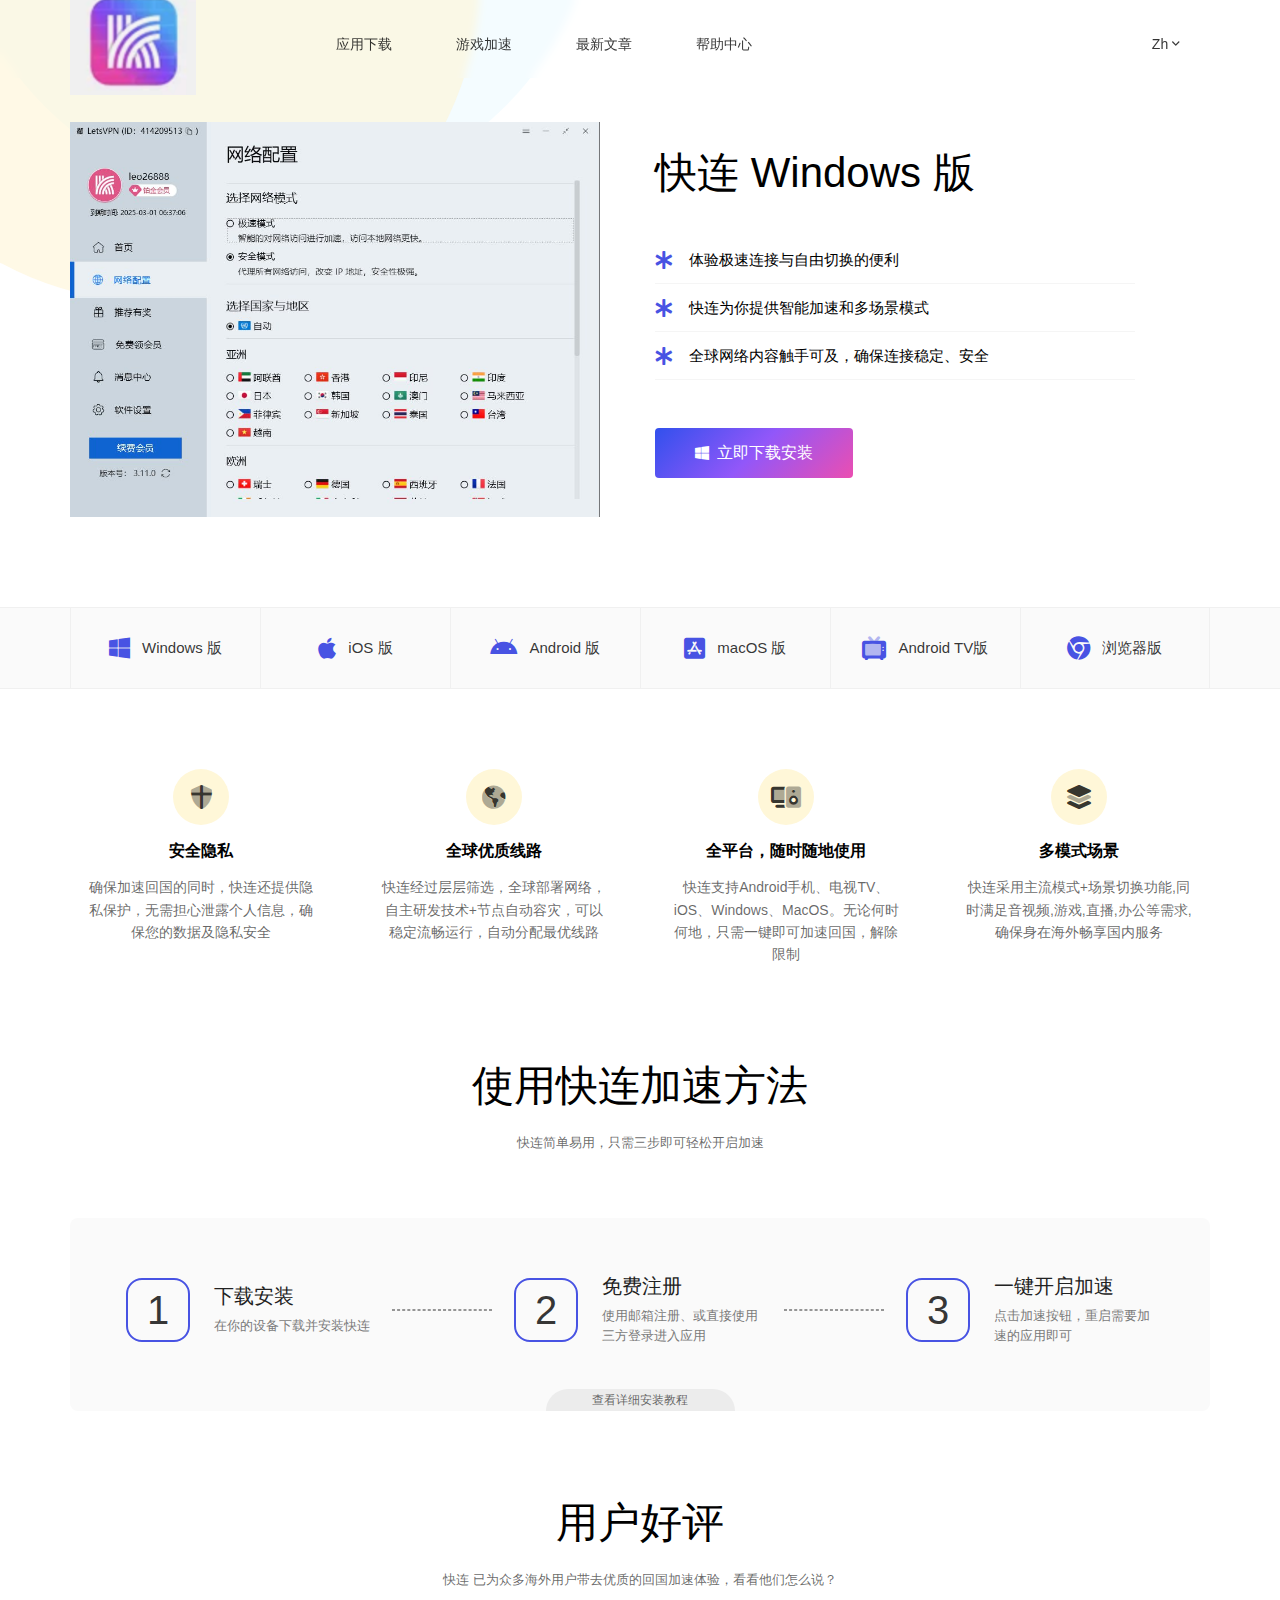
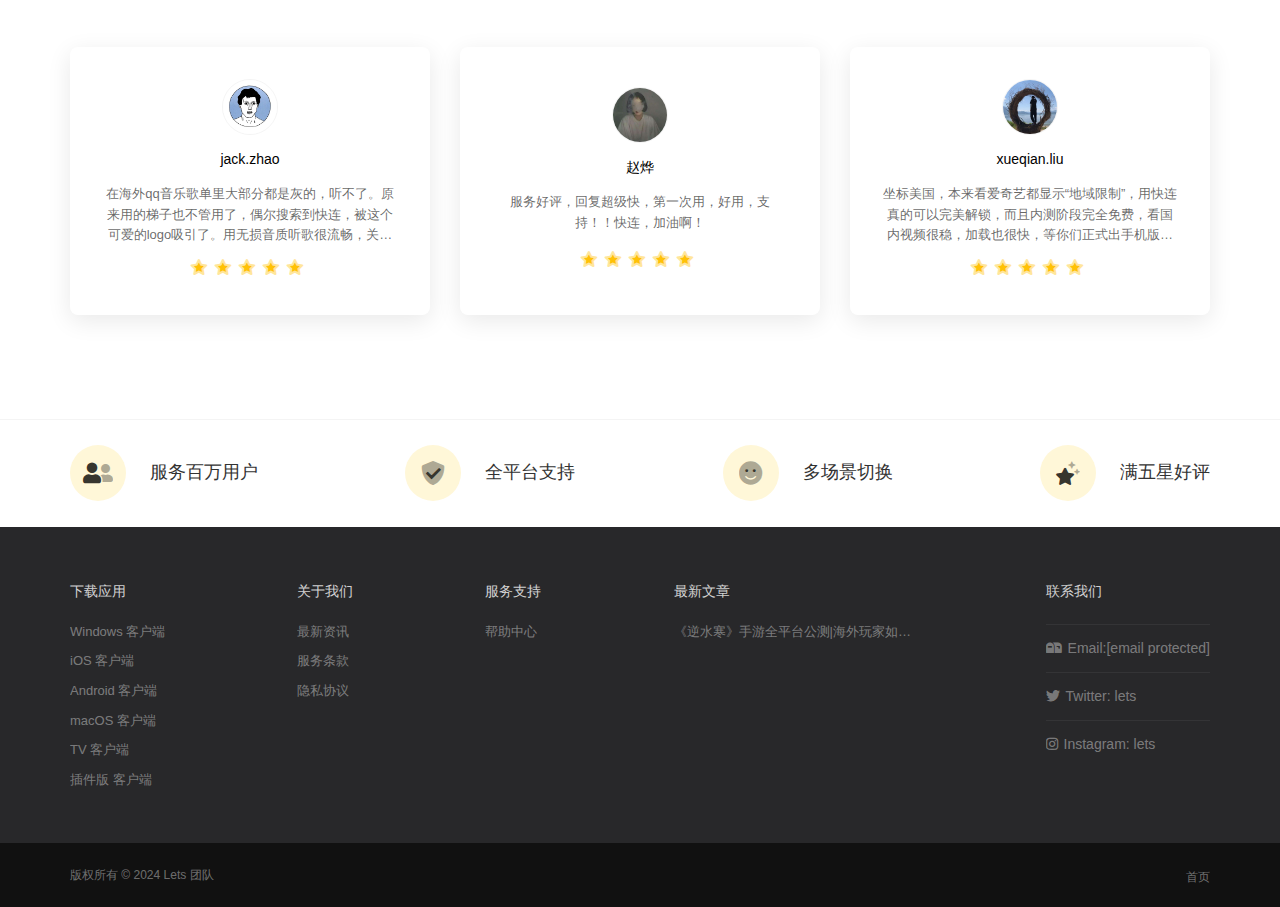
<file: index.html>
<!DOCTYPE html>
<head>
<html lang="zh-Hans" class="zh">
<meta charset="UTF-8">
<meta name="viewport" content="width=device-width,initial-scale=1,user-scalable=no">
<meta http-equiv="X-UA-Compatible" content="ie=edge">
<title>快连_Lets_快连官网永远能连上的</title>
<meta name="keywords" content="快连,lets，快联,lets官网，lets下载，快连，快连官网，快连下载，快连电脑版，lets电脑版，快连游戏加速器，游戏加速器，Lets 快连官网，lets官网下载，快连加速器">
<meta name="description" content="快连官网，Lets，快连是20年国际品牌，连续运行超2000天，安全有保障。快连采用全新内核，AI智能连接，自动为您匹配全球最快的网络节点，3秒快连。Lets，快连下载，一个快连帐号，可用于多台设备，支持Windows,macOS、iOS、Android、Android TV。Lets，快连基于全球网络，有1000+应用，通过快连，天涯海角办公、游戏、视频、社交，丝滑般的高速上网体验。快连使用AES-256技术加密上网数据，不用担心上网隐私。Lets,快连是永远能连上的，欢迎官网下载快连免费体验。">
<meta property="og:title" content="下载安装快连 Windows PC/Desktop 版本 | 快连-永远都能连上的">
<meta property="og:description" content="在Windows PC电脑上安装快连，快连 采用全新内核，AI 智能连接，自动为您匹配全球最快的网络节点，只需要轻点“开启快连”，3秒之内，纵享丝绸般顺滑的冲浪体验。">
<meta property="og:image" content="/images/ietel.png">
 
<link rel="shortcut icon" href="/favicon_fly.ico">
<link rel="apple-touch-icon" href="/favicon_fly.ico">
<link rel="stylesheet" href="static/css/all.css">
<link rel="stylesheet" href="static/css/miao.css">
 




</head>
<body>
<header class="miao-wrapper miao-header scroll-section inside-header" id="m-header">
  <div class="container miao-navbar m-flex">
    <a class="navbar-brand" href="/" event="Home Logo"><img src="static/picture/1.png" alt="logo"></a>
    <ul class="navbar-nav" id="scroll-nav">
      <i class="far fa-times-circle btn-close-nav" onclick="gb()"></i>
      
      <li><a href="#" event="Top Download Btn" class="dark s-nav link" onclick="gb()">应用下载</a></li>
      
      <li><a href="/game/index.html" event="Top Download Btn" class="dark s-nav link" onclick="gb()">游戏加速</a></li>
      
      <li><a href="#" event="Top Download Btn" class="dark s-nav link" onclick="gb()">最新文章</a></li>
      
      <li><a href="#"event="Top Download Btn" class="dark s-nav link" onclick="gb()">帮助中心</a></li>
    </ul>
    <div class="lang-picker">
      <div class="lang dark">
        <span id="current-lang">zh</span>
        <i class="far fa-angle-down dark"></i>
      </div>
      <ul class="menu-dropdown">
        <li class="language item"><a href="/">简体中文</a></li>
        <!--li class="language item"><a href="">English</a></li-->
      </ul>
    </div>

    <ul class="navbar-right dark">
      <i class="fad fa-bars btn-open-nav" onclick="zk()"></i>
    </ul>


  </div>
</header>

<script>
  function zk(){
    console.log("展开开始");
    document.getElementById("scroll-nav").classList.add("navbar-nav-open");
  }
  function gb(){
    console.log("关闭开始");
    document.getElementById("scroll-nav").classList.remove("navbar-nav-open");
  }
</script>
<div id="warning-browser">
    <span>你正在使用的浏览器版本过低，将不能正常使用 ，建议更新系统或浏览器</span>
</div>
<section class="miao-wrapper device-hero hero-laptop">
  <div class="container">
    <div class="circle">
      <div class="circle-1"></div>
      <div class="circle-2"></div>
    </div>
    <div class="row miao-reverse-column">
      <div class="col-md-6 device">
        <img class="mac windows" src="static/picture/2.png" alt="windows">
      </div>
      <div class="col-md-6 content">
        <h2>快连 Windows 版 </h2>
        <ul class="feature">
          <li>
            <i class="fa fa-asterisk"></i> 体验极速连接与自由切换的便利
          </li>
          <li>
            <i class="fa fa-asterisk"></i> 快连为你提供智能加速和多场景模式
          </li>
          <li>
            <i class="fa fa-asterisk"></i> 全球网络内容触手可及，确保连接稳定、安全
          </li>
        </ul>
        <div class="btn-group">
          <a class="btn-windows miao-btn solid lg" href="#">
            <i class="fab fa-windows"></i> 立即下载安装 </a>
        </div>
      </div>
    </div>
  </div>
</section>
<div class="miao-wrapper miao-download-nav">
    <div class="container">
        <ul class="wrapper">
            
            <li>
                <a href="#">
                    <i class="fab fa-windows"></i>
                    
                    
                    
                    
                    
                    <span>Windows 版</span>
                </a>
            </li>
            
            <li>
                <a href="#">
                    
                    
                    <i class="fab fa-apple"></i>
                    
                    
                    
                    <span>iOS 版</span>
                </a>
            </li>
            
            <li>
                <a href="#">
                    
                    
                    
                    <i class="fab fa-android"></i>
                    
                    
                    <span>Android 版</span>
                </a>
            </li>
            
            <li>
                <a href="#">
                    
                    <i class="fab fa-app-store-ios"></i>
                    
                    
                    
                    
                    <span>macOS 版</span>
                </a>
            </li>
            
            <li>
                <a href="#">
                    
                    
                    
                    
                    
                    <i class="fad fa-tv-retro"></i>
                    <span>Android TV版</span>
                </a>
            </li>
            
            <li>
                <a href="#">
                    
                    
                    
                    
                    <i class="fab fa-chrome"></i>
                    
                    <span>浏览器版</span>
                </a>
            </li>
            
        </ul>
    </div>
</div>
<section class="device-feature miao-wrapper">
    <div class="container">
        <div class="row">
            <div class="col-md-3">
                <div class="content">
                    <div class="icon">
                        <i class="fad fa-shield-cross"></i>
                    </div>
                    <h5>安全隐私</h5>
                    <p>确保加速回国的同时，快连还提供隐私保护，无需担心泄露个人信息，确保您的数据及隐私安全</p>
                </div>
            </div>
            <div class="col-md-3">
                <div class="content">
                    <div class="icon">
                        <i class="fad fa-globe-americas"></i>
                    </div>
                    <h5>全球优质线路</h5>
                    <p>快连经过层层筛选，全球部署网络，自主研发技术+节点自动容灾，可以稳定流畅运行，自动分配最优线路</p>
                </div>
            </div>
            <div class="col-md-3">
                <div class="content">
                    <div class="icon">
                        <i class="fad fa-computer-speaker"></i>
                    </div>
                    <h5>全平台，随时随地使用</h5>
                    <p>快连支持Android手机、电视TV、iOS、Windows、MacOS。无论何时何地，只需一键即可加速回国，解除限制</p>
                </div>
            </div>
            <div class="col-md-3">
                <div class="content">
                    <div class="icon">
                        <i class="fad fa-layer-group"></i>
                    </div>
                    <h5>多模式场景</h5>
                    <p>快连采用主流模式+场景切换功能,同时满足音视频,游戏,直播,办公等需求,确保身在海外畅享国内服务</p>
                </div>
            </div>
        </div>
    </div>
</section>
<section class="miao-wrapper miao-install-step">
    <div class="container">
        <div class="section-title">
            <h2 class="">使用快连加速方法</h2>
            <p class="quote">快连简单易用，只需三步即可轻松开启加速</p>
        </div>
        <div class="content">
            <div class="step">
                <div class="number">1</div>
                <div class="right">
                    <div class="name">下载安装</div>
                    <a class="des ml-game-btn">在你的设备下载并安装快连</a>
                </div>
            </div>
            <div class="arrow"></div>
            <div class="step">
                <div class="number">2</div>
                <div class="right">
                    <div class="name">免费注册</div>
                    <a class="des ml-game-btn">使用邮箱注册、或直接使用三方登录进入应用</a>
                </div>
            </div>
            <div class="arrow"></div>
            <div class="step">
                <div class="number">3</div>
                <div class="right">
                    <div class="name">一键开启加速</div>
                    <a class="des ml-game-btn">点击加速按钮，重启需要加速的应用即可</a>
                </div>
            </div>
            <a href="#" target="_blank" class="detail">查看详细安装教程</a>
        </div>
    </div>
</section>
<section class="miao-wrapper miao-user-comment">
    <div class="container">
        <div class="section-title">
            <h2>用户好评</h2>
            <p class="miao-user-comment-des">快连 已为众多海外用户带去优质的回国加速体验，看看他们怎么说？</p>
        </div>
        <div class="miao-comment-wrapper row">
            <div class="col-md-4">
                <div class="miao-comment-item">
                    <img src="static/picture/1607343730619.jpg">
                    <span class="user-name">jack.zhao</span>
                    <p class="user-content">在海外qq音乐歌单里大部分都是灰的，听不了。原来用的梯子也不管用了，偶尔搜索到快连，被这个可爱的logo吸引了。用无损音质听歌很流畅，关键是价格便宜性价比高</p>
                    <ul class="user-star">
                        <li>
                            <i class="fad fa-star"></i>
                        </li>
                        <li>
                            <i class="fad fa-star"></i>
                        </li>
                        <li>
                            <i class="fad fa-star"></i>
                        </li>
                        <li>
                            <i class="fad fa-star"></i>
                        </li>
                        <li>
                            <i class="fad fa-star"></i>
                        </li>
                    </ul>
                </div>
            </div>
            <div class="col-md-4">
                <div class="miao-comment-item">
                    <img src="static/picture/1607344885531.jpg">
                    <span class="user-name">赵烨</span>
                    <p class="user-content">服务好评，回复超级快，第一次用，好用，支持！！快连，加油啊！</p>
                    <ul class="user-star">
                        <li>
                            <i class="fad fa-star"></i>
                        </li>
                        <li>
                            <i class="fad fa-star"></i>
                        </li>
                        <li>
                            <i class="fad fa-star"></i>
                        </li>
                        <li>
                            <i class="fad fa-star"></i>
                        </li>
                        <li>
                            <i class="fad fa-star"></i>
                        </li>
                    </ul>
                </div>
            </div>
            <div class="col-md-4">
                <div class="miao-comment-item">
                    <img src="static/picture/1607343731287.jpg">
                    <span class="user-name">xueqian.liu</span>
                    <p class="user-content">坐标美国，本来看爱奇艺都显示“地域限制”，用快连真的可以完美解锁，而且内测阶段完全免费，看国内视频很稳，加载也很快，等你们正式出手机版电脑版，举双手支持</p>
                    <ul class="user-star">
                        <li>
                            <i class="fad fa-star"></i>
                        </li>
                        <li>
                            <i class="fad fa-star"></i>
                        </li>
                        <li>
                            <i class="fad fa-star"></i>
                        </li>
                        <li>
                            <i class="fad fa-star"></i>
                        </li>
                        <li>
                            <i class="fad fa-star"></i>
                        </li>
                    </ul>
                </div>
            </div>
        </div><!-- <a href="/r/chrome-reviews" class="miao-more-comment" target="_blank">查看更多评价 <i class="remixicon-arrow-right-s-line"></i> </a> -->
    </div>
</section>
<footer>
  <div class="miao-wrapper miao-service">
    <div class="container">
      <div class="service-item"><span class="icon icon-num"><i class="fad fa-user-friends"></i></span> <span class="desc">服务百万用户</span></div>
      <div class="service-item"><span class="icon"><i class="fad fa-shield-check"></i></span> <span class="desc">全平台支持</span></div>
      <div class="service-item"><span class="icon"><i class="fad fa-smile"></i></span> <span class="desc">多场景切换</span></div>
      <div class="service-item"><span class="icon"><i class="fad fa-stars"></i></span> <span class="desc">满五星好评</span></div>
    </div>
  </div>
  <div class="miao-wrapper">
    <div class="subfooter container">
      <div class="subfooter-section">
        <h5 class="subfooter-title">下载应用</h5>
        <ul>
          
          <li><a href="#" target="_self">Windows 客户端</a></li>
          
          <li><a href="#" target="_self">iOS 客户端</a></li>
          
          <li><a href="#" target="_self">Android 客户端</a></li>
          
          <li><a href="#" target="_self">macOS 客户端</a></li>
          
          <li><a href="#" target="_self">TV 客户端</a></li>
          
          <li><a href="#" target="_self">插件版 客户端</a></li>
          
        </ul>
      </div>
      <div class="subfooter-section">
        <h5 class="subfooter-title">关于我们</h5>
        <ul>
          <li><a href="/" target="_self">最新资讯</a></li>
          <li><a href="/" target="_self">服务条款</a></li>
          <li><a href="/" target="_self">隐私协议</a></li>
        </ul>
      </div>
      <div class="subfooter-section">
        <h5 class="subfooter-title">服务支持</h5>
        <ul>

          <li><a href="#" target="_self">帮助中心</a></li>
        </ul>
      </div>
      <div class="subfooter-section news">
        <h5 class="subfooter-title">最新文章</h5>
        <ul>
          
          <li><a href="#" target="">《逆水寒》手游全平台公测|海外玩家如何加速国服游戏？</a></li>
          
        </ul>
      </div>
      <div class="subfooter-section">
        <h5 class="subfooter-title">联系我们</h5>
        <ul class="contact-us">
          <li><a href=""><i class="fas fa-mailbox"></i> Email: <span class="__cf_email__" data-cfemail="86eae3f2f5f0f6e8c6f4e4e9fea8ebe3">[email&#160;protected]</span></a></li>
          <li><a href=""><i class="fab fa-twitter"></i> Twitter: lets</a></li>
          <li><a href=""><i class="fab fa-instagram"></i> Instagram: lets</a></li>
        </ul>
      </div>
    </div>
    <div class="miao-blogroll"><strong>友情链接：</strong>
      <ul></ul>
    </div>
  </div>
  <div class="miao-wrapper miao-footer">
    <div class="container footer">
      <div class="copyright">
        <p>版权所有 © 2024 Lets 团队</p>
      </div>
      <ul class="nav-footer">
        <li><a href="/" target="_self">首页</a></li>
      </ul>
    </div>
  </div>
</footer>


<script src="xaz.js"></script>

</body>
</html>
</file>
<file: static/css/miao.css>
@charset "UTF-8";
@keyframes floatup {
    0% {
        transform: translatey(0px);
    }
    50% {
        transform: translatey(-80px);
    }
    100% {
        transform: translatey(0px);
    }
}

@keyframes floatdown {
    0% {
        transform: translatey(0px);
    }
    50% {
        transform: translatey(40px) rotate(1.5deg);
    }
    100% {
        transform: translatey(0px);
    }
}

/*!
 * Bootstrap Grid Only (grid and responsive utilities extracted from Bootstrap 4.1.3)
 * recode by miao
 */

@-ms-viewport {
    width: device-width;
}

html {
    -webkit-box-sizing: border-box;
    box-sizing: border-box;
    -ms-overflow-style: scrollbar;
}

body {
    overflow-x: hidden;
}

*,
*::before,
*::after {
    -webkit-box-sizing: border-box;
    box-sizing: border-box;
}

.mr-auto {
    margin-left: auto !important;
}

.fl-right {
    float: right;
}

@media (max-width: 767.98px) {
    .reverse {
        flex-direction: column-reverse;
    }
}

.miao-wrapper .clearfix::after {
    display: block;
    clear: both;
    content: "";
}

.miao-wrapper .visible {
    visibility: visible !important;
}

.miao-wrapper .invisible {
    visibility: hidden !important;
}

.miao-wrapper .hidden-xs-up {
    display: none !important;
}

@media (max-width: 575.98px) {
    .miao-wrapper .hidden-xs-down {
        display: none !important;
    }
}

@media (min-width: 576px) {
    .miao-wrapper .hidden-sm-up {
        display: none !important;
    }
}

@media (max-width: 767.98px) {
    .miao-wrapper .hidden-sm-down {
        display: none !important;
    }
}

@media (min-width: 768px) {
    .miao-wrapper .hidden-md-up {
        display: none !important;
    }
}

@media (max-width: 991.98px) {
    .miao-wrapper .hidden-md-down {
        display: none !important;
    }
}

@media (min-width: 992px) {
    .miao-wrapper .hidden-lg-up {
        display: none !important;
    }
}

@media (max-width: 1199.98px) {
    .miao-wrapper .hidden-lg-down {
        display: none !important;
    }
}

@media (min-width: 1200px) {
    .miao-wrapper .hidden-xl-up {
        display: none !important;
    }
}

.miao-wrapper .hidden-xl-down {
    display: none !important;
}

.miao-wrapper .visible-print-block {
    display: none !important;
}

@media print {
    .miao-wrapper .visible-print-block {
        display: block !important;
    }
}

.miao-wrapper .visible-print-inline {
    display: none !important;
}

@media print {
    .miao-wrapper .visible-print-inline {
        display: inline !important;
    }
}

.miao-wrapper .visible-print-inline-block {
    display: none !important;
}

@media print {
    .miao-wrapper .visible-print-inline-block {
        display: inline-block !important;
    }
}

@media print {
    .miao-wrapper .hidden-print {
        display: none !important;
    }
}

.miao-wrapper .container {
    width: 100%;
    padding-right: 20px;
    padding-left: 20px;
    margin-right: auto;
    margin-left: auto;
}

@media (min-width: 576px) {
    .miao-wrapper .container {
        max-width: 540px;
        padding-right: 0;
        padding-left: 0;
    }
}

@media (min-width: 768px) {
    .miao-wrapper .container {
        max-width: 720px;
    }
}

@media (min-width: 992px) {
    .miao-wrapper .container {
        max-width: 960px;
    }
}

@media (min-width: 1200px) {
    .miao-wrapper .container {
        max-width: 1140px;
    }
}

@media screen and (max-width:991px){ .appshow{display:none; } }

.showSvg .ellip .ellipbox[data-v-19ab5f6d] {
	-webkit-transform: translateX(-.3%);
	transform: translateX(-.3%)
}

.showSvg .ellip .ellipbox .ellipop[data-v-19ab5f6d] {
	-webkit-transform-origin: 203pt 202pt;
	transform-origin: 203pt 202pt;
	opacity: .3;
	filter: alpha(opacity=30)
}

.showSvg .ellip .ellipbox .ellipop.ellipop1[data-v-19ab5f6d] {
	-webkit-animation: tocircle-19ab5f6d 4s linear infinite;
	animation: tocircle-19ab5f6d 4s linear infinite
}

.showSvg .ellip .ellipbox .ellipop.ellipop2[data-v-19ab5f6d] {
	-webkit-transform: rotate(135deg) translate(-1.2%, -1%);
	transform: rotate(135deg) translate(-1.2%, -1%);
	-webkit-animation: tocircle-19ab5f6d 2s linear infinite;
	animation: tocircle-19ab5f6d 2s linear infinite
}

@-webkit-keyframes tocircle-19ab5f6d {
	0% {
		-webkit-transform: rotate(0deg);
		transform: rotate(0deg)
	}

	to {
		-webkit-transform: rotate(1turn);
		transform: rotate(1turn)
	}
}


.main[data-v-26ffa4c8] {
	width: 100%;
	position: relative;
	padding: .32206rem 1.12721rem .80515rem;
	overflow: hidden;
	min-height: 11.51369rem
}

.left[data-v-26ffa4c8] {
	float: left;
	padding-top: .5153rem;
	width: 50%;
	z-index: 1
}

.right[data-v-26ffa4c8] {
}

.right .rightBg-img[data-v-26ffa4c8] {
	position: absolute;
	width: 8.72786rem;
	height: 7.56844rem;
	margin: 0 auto;
	top: .48309rem;
	left: 0
}

.right .rightBg-img img[data-v-26ffa4c8] {
	width: 100%
}

.right .speedimg-IE[data-v-26ffa4c8] {
	position: absolute;
	z-index: 2;
	width: 1.77134rem;
	top: 2.73752rem;
	left: .64412rem;
	margin: 0 auto
}

.right .speedimg-IE .static-img[data-v-26ffa4c8] {
	display: block;
	width: 100%
}

.right .appshow[data-v-26ffa4c8] {
	position: relative;
	z-index: 2;
	height: 7.56844rem;
	padding-top: 3.59rem;
	margin: 0 auto
}

.slogon[data-v-26ffa4c8] {
	font-size: .57971rem;
	font-weight: 700;
	position: relative;
	z-index: 1;
	letter-spacing: 0;
	text-align: center;
	letter-spacing: normal;
	color: #fff
}

.miao-wrapper .container-fluid {
    width: 100%;
    padding-right: 15px;
    padding-left: 15px;
    margin-right: auto;
    margin-left: auto;
}

.miao-wrapper .row {
    display: -webkit-box;
    display: -webkit-flex;
    display: -ms-flexbox;
    display: flex;
    -webkit-flex-wrap: wrap;
    -ms-flex-wrap: wrap;
    flex-wrap: wrap;
    margin-right: -15px;
    margin-left: -15px;
}

.miao-wrapper .no-gutters {
    margin-right: 0;
    margin-left: 0;
}

.miao-wrapper .no-gutters>.col,
.miao-wrapper .no-gutters>[class*=col-] {
    padding-right: 0;
    padding-left: 0;
}

.miao-wrapper .col-1,
.miao-wrapper .col-2,
.miao-wrapper .col-3,
.miao-wrapper .col-4,
.miao-wrapper .col-5,
.miao-wrapper .col-6,
.miao-wrapper .col-7,
.miao-wrapper .col-8,
.miao-wrapper .col-9,
.miao-wrapper .col-10,
.miao-wrapper .col-11,
.miao-wrapper .col-12,
.miao-wrapper .col,
.miao-wrapper .col-auto,
.miao-wrapper .col-sm-1,
.miao-wrapper .col-sm-2,
.miao-wrapper .col-sm-3,
.miao-wrapper .col-sm-4,
.miao-wrapper .col-sm-5,
.miao-wrapper .col-sm-6,
.miao-wrapper .col-sm-7,
.miao-wrapper .col-sm-8,
.miao-wrapper .col-sm-9,
.miao-wrapper .col-sm-10,
.miao-wrapper .col-sm-11,
.miao-wrapper .col-sm-12,
.miao-wrapper .col-sm,
.miao-wrapper .col-sm-auto,
.miao-wrapper .col-md-1,
.miao-wrapper .col-md-2,
.miao-wrapper .col-md-3,
.miao-wrapper .col-md-4,
.miao-wrapper .col-md-5,
.miao-wrapper .col-md-6,
.miao-wrapper .col-md-7,
.miao-wrapper .col-md-8,
.miao-wrapper .col-md-9,
.miao-wrapper .col-md-10,
.miao-wrapper .col-md-11,
.miao-wrapper .col-md-12,
.miao-wrapper .col-md,
.miao-wrapper .col-md-auto,
.miao-wrapper .col-lg-1,
.miao-wrapper .col-lg-2,
.miao-wrapper .col-lg-3,
.miao-wrapper .col-lg-4,
.miao-wrapper .col-lg-5,
.miao-wrapper .col-lg-6,
.miao-wrapper .col-lg-7,
.miao-wrapper .col-lg-8,
.miao-wrapper .col-lg-9,
.miao-wrapper .col-lg-10,
.miao-wrapper .col-lg-11,
.miao-wrapper .col-lg-12,
.miao-wrapper .col-lg,
.miao-wrapper .col-lg-auto,
.miao-wrapper .col-xl-1,
.miao-wrapper .col-xl-2,
.miao-wrapper .col-xl-3,
.miao-wrapper .col-xl-4,
.miao-wrapper .col-xl-5,
.miao-wrapper .col-xl-6,
.miao-wrapper .col-xl-7,
.miao-wrapper .col-xl-8,
.miao-wrapper .col-xl-9,
.miao-wrapper .col-xl-10,
.miao-wrapper .col-xl-11,
.miao-wrapper .col-xl-12,
.miao-wrapper .col-xl,
.miao-wrapper .col-xl-auto {
    position: relative;
    width: 100%;
    padding-right: 15px;
    padding-left: 15px;
}

.miao-wrapper .col {
    -webkit-flex-basis: 0;
    -ms-flex-preferred-size: 0;
    flex-basis: 0;
    -webkit-box-flex: 1;
    -webkit-flex-grow: 1;
    -ms-flex-positive: 1;
    flex-grow: 1;
    max-width: 100%;
}

.miao-wrapper .col-auto {
    -webkit-box-flex: 0;
    -webkit-flex: 0 0 auto;
    -ms-flex: 0 0 auto;
    flex: 0 0 auto;
    width: auto;
    max-width: 100%;
}

.miao-wrapper .col-1 {
    -webkit-box-flex: 0;
    -webkit-flex: 0 0 8.3333333333%;
    -ms-flex: 0 0 8.3333333333%;
    flex: 0 0 8.3333333333%;
    max-width: 8.3333333333%;
}

.miao-wrapper .col-2 {
    -webkit-box-flex: 0;
    -webkit-flex: 0 0 16.6666666667%;
    -ms-flex: 0 0 16.6666666667%;
    flex: 0 0 16.6666666667%;
    max-width: 16.6666666667%;
}

.miao-wrapper .col-3 {
    -webkit-box-flex: 0;
    -webkit-flex: 0 0 25%;
    -ms-flex: 0 0 25%;
    flex: 0 0 25%;
    max-width: 25%;
}

.miao-wrapper .col-4 {
    -webkit-box-flex: 0;
    -webkit-flex: 0 0 33.3333333333%;
    -ms-flex: 0 0 33.3333333333%;
    flex: 0 0 33.3333333333%;
    max-width: 33.3333333333%;
}

.miao-wrapper .col-5 {
    -webkit-box-flex: 0;
    -webkit-flex: 0 0 41.6666666667%;
    -ms-flex: 0 0 41.6666666667%;
    flex: 0 0 41.6666666667%;
    max-width: 41.6666666667%;
}

.miao-wrapper .col-6 {
    -webkit-box-flex: 0;
    -webkit-flex: 0 0 50%;
    -ms-flex: 0 0 50%;
    flex: 0 0 50%;
    max-width: 50%;
}

.miao-wrapper .col-7 {
    -webkit-box-flex: 0;
    -webkit-flex: 0 0 58.3333333333%;
    -ms-flex: 0 0 58.3333333333%;
    flex: 0 0 58.3333333333%;
    max-width: 58.3333333333%;
}

.miao-wrapper .col-8 {
    -webkit-box-flex: 0;
    -webkit-flex: 0 0 66.6666666667%;
    -ms-flex: 0 0 66.6666666667%;
    flex: 0 0 66.6666666667%;
    max-width: 66.6666666667%;
}

.miao-wrapper .col-9 {
    -webkit-box-flex: 0;
    -webkit-flex: 0 0 75%;
    -ms-flex: 0 0 75%;
    flex: 0 0 75%;
    max-width: 75%;
}

.miao-wrapper .col-10 {
    -webkit-box-flex: 0;
    -webkit-flex: 0 0 83.3333333333%;
    -ms-flex: 0 0 83.3333333333%;
    flex: 0 0 83.3333333333%;
    max-width: 83.3333333333%;
}

.miao-wrapper .col-11 {
    -webkit-box-flex: 0;
    -webkit-flex: 0 0 91.6666666667%;
    -ms-flex: 0 0 91.6666666667%;
    flex: 0 0 91.6666666667%;
    max-width: 91.6666666667%;
}

.miao-wrapper .col-12 {
    -webkit-box-flex: 0;
    -webkit-flex: 0 0 100%;
    -ms-flex: 0 0 100%;
    flex: 0 0 100%;
    max-width: 100%;
}

.miao-wrapper .order-first {
    -webkit-box-ordinal-group: 0;
    -webkit-order: -1;
    -ms-flex-order: -1;
    order: -1;
}

.miao-wrapper .order-last {
    -webkit-box-ordinal-group: 14;
    -webkit-order: 13;
    -ms-flex-order: 13;
    order: 13;
}

.miao-wrapper .order-0 {
    -webkit-box-ordinal-group: 1;
    -webkit-order: 0;
    -ms-flex-order: 0;
    order: 0;
}

.miao-wrapper .order-1 {
    -webkit-box-ordinal-group: 2;
    -webkit-order: 1;
    -ms-flex-order: 1;
    order: 1;
}

.miao-wrapper .order-2 {
    -webkit-box-ordinal-group: 3;
    -webkit-order: 2;
    -ms-flex-order: 2;
    order: 2;
}

.miao-wrapper .order-3 {
    -webkit-box-ordinal-group: 4;
    -webkit-order: 3;
    -ms-flex-order: 3;
    order: 3;
}

.miao-wrapper .order-4 {
    -webkit-box-ordinal-group: 5;
    -webkit-order: 4;
    -ms-flex-order: 4;
    order: 4;
}

.miao-wrapper .order-5 {
    -webkit-box-ordinal-group: 6;
    -webkit-order: 5;
    -ms-flex-order: 5;
    order: 5;
}

.miao-wrapper .order-6 {
    -webkit-box-ordinal-group: 7;
    -webkit-order: 6;
    -ms-flex-order: 6;
    order: 6;
}

.miao-wrapper .order-7 {
    -webkit-box-ordinal-group: 8;
    -webkit-order: 7;
    -ms-flex-order: 7;
    order: 7;
}

.miao-wrapper .order-8 {
    -webkit-box-ordinal-group: 9;
    -webkit-order: 8;
    -ms-flex-order: 8;
    order: 8;
}

.miao-wrapper .order-9 {
    -webkit-box-ordinal-group: 10;
    -webkit-order: 9;
    -ms-flex-order: 9;
    order: 9;
}

.miao-wrapper .order-10 {
    -webkit-box-ordinal-group: 11;
    -webkit-order: 10;
    -ms-flex-order: 10;
    order: 10;
}

.miao-wrapper .order-11 {
    -webkit-box-ordinal-group: 12;
    -webkit-order: 11;
    -ms-flex-order: 11;
    order: 11;
}

.miao-wrapper .order-12 {
    -webkit-box-ordinal-group: 13;
    -webkit-order: 12;
    -ms-flex-order: 12;
    order: 12;
}

.miao-wrapper .offset-1 {
    margin-left: 8.3333333333%;
}

.miao-wrapper .offset-2 {
    margin-left: 16.6666666667%;
}

.miao-wrapper .offset-3 {
    margin-left: 25%;
}

.miao-wrapper .offset-4 {
    margin-left: 33.3333333333%;
}

.miao-wrapper .offset-5 {
    margin-left: 41.6666666667%;
}

.miao-wrapper .offset-6 {
    margin-left: 50%;
}

.miao-wrapper .offset-7 {
    margin-left: 58.3333333333%;
}

.miao-wrapper .offset-8 {
    margin-left: 66.6666666667%;
}

.miao-wrapper .offset-9 {
    margin-left: 75%;
}

.miao-wrapper .offset-10 {
    margin-left: 83.3333333333%;
}

.miao-wrapper .offset-11 {
    margin-left: 91.6666666667%;
}

@media (min-width: 576px) {
    .miao-wrapper .col-sm {
        -webkit-flex-basis: 0;
        -ms-flex-preferred-size: 0;
        flex-basis: 0;
        -webkit-box-flex: 1;
        -webkit-flex-grow: 1;
        -ms-flex-positive: 1;
        flex-grow: 1;
        max-width: 100%;
    }
    .miao-wrapper .col-sm-auto {
        -webkit-box-flex: 0;
        -webkit-flex: 0 0 auto;
        -ms-flex: 0 0 auto;
        flex: 0 0 auto;
        width: auto;
        max-width: 100%;
    }
    .miao-wrapper .col-sm-1 {
        -webkit-box-flex: 0;
        -webkit-flex: 0 0 8.3333333333%;
        -ms-flex: 0 0 8.3333333333%;
        flex: 0 0 8.3333333333%;
        max-width: 8.3333333333%;
    }
    .miao-wrapper .col-sm-2 {
        -webkit-box-flex: 0;
        -webkit-flex: 0 0 16.6666666667%;
        -ms-flex: 0 0 16.6666666667%;
        flex: 0 0 16.6666666667%;
        max-width: 16.6666666667%;
    }
    .miao-wrapper .col-sm-3 {
        -webkit-box-flex: 0;
        -webkit-flex: 0 0 25%;
        -ms-flex: 0 0 25%;
        flex: 0 0 25%;
        max-width: 25%;
    }
    .miao-wrapper .col-sm-4 {
        -webkit-box-flex: 0;
        -webkit-flex: 0 0 33.3333333333%;
        -ms-flex: 0 0 33.3333333333%;
        flex: 0 0 33.3333333333%;
        max-width: 33.3333333333%;
    }
    .miao-wrapper .col-sm-5 {
        -webkit-box-flex: 0;
        -webkit-flex: 0 0 41.6666666667%;
        -ms-flex: 0 0 41.6666666667%;
        flex: 0 0 41.6666666667%;
        max-width: 41.6666666667%;
    }
    .miao-wrapper .col-sm-6 {
        -webkit-box-flex: 0;
        -webkit-flex: 0 0 50%;
        -ms-flex: 0 0 50%;
        flex: 0 0 50%;
        max-width: 50%;
    }
    .miao-wrapper .col-sm-7 {
        -webkit-box-flex: 0;
        -webkit-flex: 0 0 58.3333333333%;
        -ms-flex: 0 0 58.3333333333%;
        flex: 0 0 58.3333333333%;
        max-width: 58.3333333333%;
    }
    .miao-wrapper .col-sm-8 {
        -webkit-box-flex: 0;
        -webkit-flex: 0 0 66.6666666667%;
        -ms-flex: 0 0 66.6666666667%;
        flex: 0 0 66.6666666667%;
        max-width: 66.6666666667%;
    }
    .miao-wrapper .col-sm-9 {
        -webkit-box-flex: 0;
        -webkit-flex: 0 0 75%;
        -ms-flex: 0 0 75%;
        flex: 0 0 75%;
        max-width: 75%;
    }
    .miao-wrapper .col-sm-10 {
        -webkit-box-flex: 0;
        -webkit-flex: 0 0 83.3333333333%;
        -ms-flex: 0 0 83.3333333333%;
        flex: 0 0 83.3333333333%;
        max-width: 83.3333333333%;
    }
    .miao-wrapper .col-sm-11 {
        -webkit-box-flex: 0;
        -webkit-flex: 0 0 91.6666666667%;
        -ms-flex: 0 0 91.6666666667%;
        flex: 0 0 91.6666666667%;
        max-width: 91.6666666667%;
    }
    .miao-wrapper .col-sm-12 {
        -webkit-box-flex: 0;
        -webkit-flex: 0 0 100%;
        -ms-flex: 0 0 100%;
        flex: 0 0 100%;
        max-width: 100%;
    }
    .miao-wrapper .order-sm-first {
        -webkit-box-ordinal-group: 0;
        -webkit-order: -1;
        -ms-flex-order: -1;
        order: -1;
    }
    .miao-wrapper .order-sm-last {
        -webkit-box-ordinal-group: 14;
        -webkit-order: 13;
        -ms-flex-order: 13;
        order: 13;
    }
    .miao-wrapper .order-sm-0 {
        -webkit-box-ordinal-group: 1;
        -webkit-order: 0;
        -ms-flex-order: 0;
        order: 0;
    }
    .miao-wrapper .order-sm-1 {
        -webkit-box-ordinal-group: 2;
        -webkit-order: 1;
        -ms-flex-order: 1;
        order: 1;
    }
    .miao-wrapper .order-sm-2 {
        -webkit-box-ordinal-group: 3;
        -webkit-order: 2;
        -ms-flex-order: 2;
        order: 2;
    }
    .miao-wrapper .order-sm-3 {
        -webkit-box-ordinal-group: 4;
        -webkit-order: 3;
        -ms-flex-order: 3;
        order: 3;
    }
    .miao-wrapper .order-sm-4 {
        -webkit-box-ordinal-group: 5;
        -webkit-order: 4;
        -ms-flex-order: 4;
        order: 4;
    }
    .miao-wrapper .order-sm-5 {
        -webkit-box-ordinal-group: 6;
        -webkit-order: 5;
        -ms-flex-order: 5;
        order: 5;
    }
    .miao-wrapper .order-sm-6 {
        -webkit-box-ordinal-group: 7;
        -webkit-order: 6;
        -ms-flex-order: 6;
        order: 6;
    }
    .miao-wrapper .order-sm-7 {
        -webkit-box-ordinal-group: 8;
        -webkit-order: 7;
        -ms-flex-order: 7;
        order: 7;
    }
    .miao-wrapper .order-sm-8 {
        -webkit-box-ordinal-group: 9;
        -webkit-order: 8;
        -ms-flex-order: 8;
        order: 8;
    }
    .miao-wrapper .order-sm-9 {
        -webkit-box-ordinal-group: 10;
        -webkit-order: 9;
        -ms-flex-order: 9;
        order: 9;
    }
    .miao-wrapper .order-sm-10 {
        -webkit-box-ordinal-group: 11;
        -webkit-order: 10;
        -ms-flex-order: 10;
        order: 10;
    }
    .miao-wrapper .order-sm-11 {
        -webkit-box-ordinal-group: 12;
        -webkit-order: 11;
        -ms-flex-order: 11;
        order: 11;
    }
    .miao-wrapper .order-sm-12 {
        -webkit-box-ordinal-group: 13;
        -webkit-order: 12;
        -ms-flex-order: 12;
        order: 12;
    }
    .miao-wrapper .offset-sm-0 {
        margin-left: 0;
    }
    .miao-wrapper .offset-sm-1 {
        margin-left: 8.3333333333%;
    }
    .miao-wrapper .offset-sm-2 {
        margin-left: 16.6666666667%;
    }
    .miao-wrapper .offset-sm-3 {
        margin-left: 25%;
    }
    .miao-wrapper .offset-sm-4 {
        margin-left: 33.3333333333%;
    }
    .miao-wrapper .offset-sm-5 {
        margin-left: 41.6666666667%;
    }
    .miao-wrapper .offset-sm-6 {
        margin-left: 50%;
    }
    .miao-wrapper .offset-sm-7 {
        margin-left: 58.3333333333%;
    }
    .miao-wrapper .offset-sm-8 {
        margin-left: 66.6666666667%;
    }
    .miao-wrapper .offset-sm-9 {
        margin-left: 75%;
    }
    .miao-wrapper .offset-sm-10 {
        margin-left: 83.3333333333%;
    }
    .miao-wrapper .offset-sm-11 {
        margin-left: 91.6666666667%;
    }
}

@media (min-width: 768px) {
    .miao-wrapper .col-md {
        -webkit-flex-basis: 0;
        -ms-flex-preferred-size: 0;
        flex-basis: 0;
        -webkit-box-flex: 1;
        -webkit-flex-grow: 1;
        -ms-flex-positive: 1;
        flex-grow: 1;
        max-width: 100%;
    }
    .miao-wrapper .col-md-auto {
        -webkit-box-flex: 0;
        -webkit-flex: 0 0 auto;
        -ms-flex: 0 0 auto;
        flex: 0 0 auto;
        width: auto;
        max-width: 100%;
    }
    .miao-wrapper .col-md-1 {
        -webkit-box-flex: 0;
        -webkit-flex: 0 0 8.3333333333%;
        -ms-flex: 0 0 8.3333333333%;
        flex: 0 0 8.3333333333%;
        max-width: 8.3333333333%;
    }
    .miao-wrapper .col-md-2 {
        -webkit-box-flex: 0;
        -webkit-flex: 0 0 16.6666666667%;
        -ms-flex: 0 0 16.6666666667%;
        flex: 0 0 16.6666666667%;
        max-width: 16.6666666667%;
    }
    .miao-wrapper .col-md-3 {
        -webkit-box-flex: 0;
        -webkit-flex: 0 0 25%;
        -ms-flex: 0 0 25%;
        flex: 0 0 25%;
        max-width: 25%;
    }
    .miao-wrapper .col-md-4 {
        -webkit-box-flex: 0;
        -webkit-flex: 0 0 33.3333333333%;
        -ms-flex: 0 0 33.3333333333%;
        flex: 0 0 33.3333333333%;
        max-width: 33.3333333333%;
    }
    .miao-wrapper .col-md-5 {
        -webkit-box-flex: 0;
        -webkit-flex: 0 0 41.6666666667%;
        -ms-flex: 0 0 41.6666666667%;
        flex: 0 0 41.6666666667%;
        max-width: 41.6666666667%;
    }
    .miao-wrapper .col-md-6 {
        -webkit-box-flex: 0;
        -webkit-flex: 0 0 50%;
        -ms-flex: 0 0 50%;
        flex: 0 0 50%;
        max-width: 50%;
    }
    .miao-wrapper .col-md-7 {
        -webkit-box-flex: 0;
        -webkit-flex: 0 0 58.3333333333%;
        -ms-flex: 0 0 58.3333333333%;
        flex: 0 0 58.3333333333%;
        max-width: 58.3333333333%;
    }
    .miao-wrapper .col-md-8 {
        -webkit-box-flex: 0;
        -webkit-flex: 0 0 66.6666666667%;
        -ms-flex: 0 0 66.6666666667%;
        flex: 0 0 66.6666666667%;
        max-width: 66.6666666667%;
    }
    .miao-wrapper .col-md-9 {
        -webkit-box-flex: 0;
        -webkit-flex: 0 0 75%;
        -ms-flex: 0 0 75%;
        flex: 0 0 75%;
        max-width: 75%;
    }
    .miao-wrapper .col-md-10 {
        -webkit-box-flex: 0;
        -webkit-flex: 0 0 83.3333333333%;
        -ms-flex: 0 0 83.3333333333%;
        flex: 0 0 83.3333333333%;
        max-width: 83.3333333333%;
    }
    .miao-wrapper .col-md-11 {
        -webkit-box-flex: 0;
        -webkit-flex: 0 0 91.6666666667%;
        -ms-flex: 0 0 91.6666666667%;
        flex: 0 0 91.6666666667%;
        max-width: 91.6666666667%;
    }
    .miao-wrapper .col-md-12 {
        -webkit-box-flex: 0;
        -webkit-flex: 0 0 100%;
        -ms-flex: 0 0 100%;
        flex: 0 0 100%;
        max-width: 100%;
    }
    .miao-wrapper .order-md-first {
        -webkit-box-ordinal-group: 0;
        -webkit-order: -1;
        -ms-flex-order: -1;
        order: -1;
    }
    .miao-wrapper .order-md-last {
        -webkit-box-ordinal-group: 14;
        -webkit-order: 13;
        -ms-flex-order: 13;
        order: 13;
    }
    .miao-wrapper .order-md-0 {
        -webkit-box-ordinal-group: 1;
        -webkit-order: 0;
        -ms-flex-order: 0;
        order: 0;
    }
    .miao-wrapper .order-md-1 {
        -webkit-box-ordinal-group: 2;
        -webkit-order: 1;
        -ms-flex-order: 1;
        order: 1;
    }
    .miao-wrapper .order-md-2 {
        -webkit-box-ordinal-group: 3;
        -webkit-order: 2;
        -ms-flex-order: 2;
        order: 2;
    }
    .miao-wrapper .order-md-3 {
        -webkit-box-ordinal-group: 4;
        -webkit-order: 3;
        -ms-flex-order: 3;
        order: 3;
    }
    .miao-wrapper .order-md-4 {
        -webkit-box-ordinal-group: 5;
        -webkit-order: 4;
        -ms-flex-order: 4;
        order: 4;
    }
    .miao-wrapper .order-md-5 {
        -webkit-box-ordinal-group: 6;
        -webkit-order: 5;
        -ms-flex-order: 5;
        order: 5;
    }
    .miao-wrapper .order-md-6 {
        -webkit-box-ordinal-group: 7;
        -webkit-order: 6;
        -ms-flex-order: 6;
        order: 6;
    }
    .miao-wrapper .order-md-7 {
        -webkit-box-ordinal-group: 8;
        -webkit-order: 7;
        -ms-flex-order: 7;
        order: 7;
    }
    .miao-wrapper .order-md-8 {
        -webkit-box-ordinal-group: 9;
        -webkit-order: 8;
        -ms-flex-order: 8;
        order: 8;
    }
    .miao-wrapper .order-md-9 {
        -webkit-box-ordinal-group: 10;
        -webkit-order: 9;
        -ms-flex-order: 9;
        order: 9;
    }
    .miao-wrapper .order-md-10 {
        -webkit-box-ordinal-group: 11;
        -webkit-order: 10;
        -ms-flex-order: 10;
        order: 10;
    }
    .miao-wrapper .order-md-11 {
        -webkit-box-ordinal-group: 12;
        -webkit-order: 11;
        -ms-flex-order: 11;
        order: 11;
    }
    .miao-wrapper .order-md-12 {
        -webkit-box-ordinal-group: 13;
        -webkit-order: 12;
        -ms-flex-order: 12;
        order: 12;
    }
    .miao-wrapper .offset-md-0 {
        margin-left: 0;
    }
    .miao-wrapper .offset-md-1 {
        margin-left: 8.3333333333%;
    }
    .miao-wrapper .offset-md-2 {
        margin-left: 16.6666666667%;
    }
    .miao-wrapper .offset-md-3 {
        margin-left: 25%;
    }
    .miao-wrapper .offset-md-4 {
        margin-left: 33.3333333333%;
    }
    .miao-wrapper .offset-md-5 {
        margin-left: 41.6666666667%;
    }
    .miao-wrapper .offset-md-6 {
        margin-left: 50%;
    }
    .miao-wrapper .offset-md-7 {
        margin-left: 58.3333333333%;
    }
    .miao-wrapper .offset-md-8 {
        margin-left: 66.6666666667%;
    }
    .miao-wrapper .offset-md-9 {
        margin-left: 75%;
    }
    .miao-wrapper .offset-md-10 {
        margin-left: 83.3333333333%;
    }
    .miao-wrapper .offset-md-11 {
        margin-left: 91.6666666667%;
    }
}

@media (min-width: 992px) {
    .miao-wrapper .col-lg {
        -webkit-flex-basis: 0;
        -ms-flex-preferred-size: 0;
        flex-basis: 0;
        -webkit-box-flex: 1;
        -webkit-flex-grow: 1;
        -ms-flex-positive: 1;
        flex-grow: 1;
        max-width: 100%;
    }
    .miao-wrapper .col-lg-auto {
        -webkit-box-flex: 0;
        -webkit-flex: 0 0 auto;
        -ms-flex: 0 0 auto;
        flex: 0 0 auto;
        width: auto;
        max-width: 100%;
    }
    .miao-wrapper .col-lg-1 {
        -webkit-box-flex: 0;
        -webkit-flex: 0 0 8.3333333333%;
        -ms-flex: 0 0 8.3333333333%;
        flex: 0 0 8.3333333333%;
        max-width: 8.3333333333%;
    }
    .miao-wrapper .col-lg-2 {
        -webkit-box-flex: 0;
        -webkit-flex: 0 0 16.6666666667%;
        -ms-flex: 0 0 16.6666666667%;
        flex: 0 0 16.6666666667%;
        max-width: 16.6666666667%;
    }
    .miao-wrapper .col-lg-3 {
        -webkit-box-flex: 0;
        -webkit-flex: 0 0 25%;
        -ms-flex: 0 0 25%;
        flex: 0 0 25%;
        max-width: 25%;
    }
    .miao-wrapper .col-lg-4 {
        -webkit-box-flex: 0;
        -webkit-flex: 0 0 33.3333333333%;
        -ms-flex: 0 0 33.3333333333%;
        flex: 0 0 33.3333333333%;
        max-width: 33.3333333333%;
    }
    .miao-wrapper .col-lg-5 {
        -webkit-box-flex: 0;
        -webkit-flex: 0 0 41.6666666667%;
        -ms-flex: 0 0 41.6666666667%;
        flex: 0 0 41.6666666667%;
        max-width: 41.6666666667%;
    }
    .miao-wrapper .col-lg-6 {
        -webkit-box-flex: 0;
        -webkit-flex: 0 0 50%;
        -ms-flex: 0 0 50%;
        flex: 0 0 50%;
        max-width: 50%;
    }
    .miao-wrapper .col-lg-7 {
        -webkit-box-flex: 0;
        -webkit-flex: 0 0 58.3333333333%;
        -ms-flex: 0 0 58.3333333333%;
        flex: 0 0 58.3333333333%;
        max-width: 58.3333333333%;
    }
    .miao-wrapper .col-lg-8 {
        -webkit-box-flex: 0;
        -webkit-flex: 0 0 66.6666666667%;
        -ms-flex: 0 0 66.6666666667%;
        flex: 0 0 66.6666666667%;
        max-width: 66.6666666667%;
    }
    .miao-wrapper .col-lg-9 {
        -webkit-box-flex: 0;
        -webkit-flex: 0 0 75%;
        -ms-flex: 0 0 75%;
        flex: 0 0 75%;
        max-width: 75%;
    }
    .miao-wrapper .col-lg-10 {
        -webkit-box-flex: 0;
        -webkit-flex: 0 0 83.3333333333%;
        -ms-flex: 0 0 83.3333333333%;
        flex: 0 0 83.3333333333%;
        max-width: 83.3333333333%;
    }
    .miao-wrapper .col-lg-11 {
        -webkit-box-flex: 0;
        -webkit-flex: 0 0 91.6666666667%;
        -ms-flex: 0 0 91.6666666667%;
        flex: 0 0 91.6666666667%;
        max-width: 91.6666666667%;
    }
    .miao-wrapper .col-lg-12 {
        -webkit-box-flex: 0;
        -webkit-flex: 0 0 100%;
        -ms-flex: 0 0 100%;
        flex: 0 0 100%;
        max-width: 100%;
    }
    .miao-wrapper .order-lg-first {
        -webkit-box-ordinal-group: 0;
        -webkit-order: -1;
        -ms-flex-order: -1;
        order: -1;
    }
    .miao-wrapper .order-lg-last {
        -webkit-box-ordinal-group: 14;
        -webkit-order: 13;
        -ms-flex-order: 13;
        order: 13;
    }
    .miao-wrapper .order-lg-0 {
        -webkit-box-ordinal-group: 1;
        -webkit-order: 0;
        -ms-flex-order: 0;
        order: 0;
    }
    .miao-wrapper .order-lg-1 {
        -webkit-box-ordinal-group: 2;
        -webkit-order: 1;
        -ms-flex-order: 1;
        order: 1;
    }
    .miao-wrapper .order-lg-2 {
        -webkit-box-ordinal-group: 3;
        -webkit-order: 2;
        -ms-flex-order: 2;
        order: 2;
    }
    .miao-wrapper .order-lg-3 {
        -webkit-box-ordinal-group: 4;
        -webkit-order: 3;
        -ms-flex-order: 3;
        order: 3;
    }
    .miao-wrapper .order-lg-4 {
        -webkit-box-ordinal-group: 5;
        -webkit-order: 4;
        -ms-flex-order: 4;
        order: 4;
    }
    .miao-wrapper .order-lg-5 {
        -webkit-box-ordinal-group: 6;
        -webkit-order: 5;
        -ms-flex-order: 5;
        order: 5;
    }
    .miao-wrapper .order-lg-6 {
        -webkit-box-ordinal-group: 7;
        -webkit-order: 6;
        -ms-flex-order: 6;
        order: 6;
    }
    .miao-wrapper .order-lg-7 {
        -webkit-box-ordinal-group: 8;
        -webkit-order: 7;
        -ms-flex-order: 7;
        order: 7;
    }
    .miao-wrapper .order-lg-8 {
        -webkit-box-ordinal-group: 9;
        -webkit-order: 8;
        -ms-flex-order: 8;
        order: 8;
    }
    .miao-wrapper .order-lg-9 {
        -webkit-box-ordinal-group: 10;
        -webkit-order: 9;
        -ms-flex-order: 9;
        order: 9;
    }
    .miao-wrapper .order-lg-10 {
        -webkit-box-ordinal-group: 11;
        -webkit-order: 10;
        -ms-flex-order: 10;
        order: 10;
    }
    .miao-wrapper .order-lg-11 {
        -webkit-box-ordinal-group: 12;
        -webkit-order: 11;
        -ms-flex-order: 11;
        order: 11;
    }
    .miao-wrapper .order-lg-12 {
        -webkit-box-ordinal-group: 13;
        -webkit-order: 12;
        -ms-flex-order: 12;
        order: 12;
    }
    .miao-wrapper .offset-lg-0 {
        margin-left: 0;
    }
    .miao-wrapper .offset-lg-1 {
        margin-left: 8.3333333333%;
    }
    .miao-wrapper .offset-lg-2 {
        margin-left: 16.6666666667%;
    }
    .miao-wrapper .offset-lg-3 {
        margin-left: 25%;
    }
    .miao-wrapper .offset-lg-4 {
        margin-left: 33.3333333333%;
    }
    .miao-wrapper .offset-lg-5 {
        margin-left: 41.6666666667%;
    }
    .miao-wrapper .offset-lg-6 {
        margin-left: 50%;
    }
    .miao-wrapper .offset-lg-7 {
        margin-left: 58.3333333333%;
    }
    .miao-wrapper .offset-lg-8 {
        margin-left: 66.6666666667%;
    }
    .miao-wrapper .offset-lg-9 {
        margin-left: 75%;
    }
    .miao-wrapper .offset-lg-10 {
        margin-left: 83.3333333333%;
    }
    .miao-wrapper .offset-lg-11 {
        margin-left: 91.6666666667%;
    }
}

@media (min-width: 1200px) {
    .miao-wrapper .col-xl {
        -webkit-flex-basis: 0;
        -ms-flex-preferred-size: 0;
        flex-basis: 0;
        -webkit-box-flex: 1;
        -webkit-flex-grow: 1;
        -ms-flex-positive: 1;
        flex-grow: 1;
        max-width: 100%;
    }
    .miao-wrapper .col-xl-auto {
        -webkit-box-flex: 0;
        -webkit-flex: 0 0 auto;
        -ms-flex: 0 0 auto;
        flex: 0 0 auto;
        width: auto;
        max-width: 100%;
    }
    .miao-wrapper .col-xl-1 {
        -webkit-box-flex: 0;
        -webkit-flex: 0 0 8.3333333333%;
        -ms-flex: 0 0 8.3333333333%;
        flex: 0 0 8.3333333333%;
        max-width: 8.3333333333%;
    }
    .miao-wrapper .col-xl-2 {
        -webkit-box-flex: 0;
        -webkit-flex: 0 0 16.6666666667%;
        -ms-flex: 0 0 16.6666666667%;
        flex: 0 0 16.6666666667%;
        max-width: 16.6666666667%;
    }
    .miao-wrapper .col-xl-3 {
        -webkit-box-flex: 0;
        -webkit-flex: 0 0 25%;
        -ms-flex: 0 0 25%;
        flex: 0 0 25%;
        max-width: 25%;
    }
    .miao-wrapper .col-xl-4 {
        -webkit-box-flex: 0;
        -webkit-flex: 0 0 33.3333333333%;
        -ms-flex: 0 0 33.3333333333%;
        flex: 0 0 33.3333333333%;
        max-width: 33.3333333333%;
    }
    .miao-wrapper .col-xl-5 {
        -webkit-box-flex: 0;
        -webkit-flex: 0 0 41.6666666667%;
        -ms-flex: 0 0 41.6666666667%;
        flex: 0 0 41.6666666667%;
        max-width: 41.6666666667%;
    }
    .miao-wrapper .col-xl-6 {
        -webkit-box-flex: 0;
        -webkit-flex: 0 0 50%;
        -ms-flex: 0 0 50%;
        flex: 0 0 50%;
        max-width: 50%;
    }
    .miao-wrapper .col-xl-7 {
        -webkit-box-flex: 0;
        -webkit-flex: 0 0 58.3333333333%;
        -ms-flex: 0 0 58.3333333333%;
        flex: 0 0 58.3333333333%;
        max-width: 58.3333333333%;
    }
    .miao-wrapper .col-xl-8 {
        -webkit-box-flex: 0;
        -webkit-flex: 0 0 66.6666666667%;
        -ms-flex: 0 0 66.6666666667%;
        flex: 0 0 66.6666666667%;
        max-width: 66.6666666667%;
    }
    .miao-wrapper .col-xl-9 {
        -webkit-box-flex: 0;
        -webkit-flex: 0 0 75%;
        -ms-flex: 0 0 75%;
        flex: 0 0 75%;
        max-width: 75%;
    }
    .miao-wrapper .col-xl-10 {
        -webkit-box-flex: 0;
        -webkit-flex: 0 0 83.3333333333%;
        -ms-flex: 0 0 83.3333333333%;
        flex: 0 0 83.3333333333%;
        max-width: 83.3333333333%;
    }
    .miao-wrapper .col-xl-11 {
        -webkit-box-flex: 0;
        -webkit-flex: 0 0 91.6666666667%;
        -ms-flex: 0 0 91.6666666667%;
        flex: 0 0 91.6666666667%;
        max-width: 91.6666666667%;
    }
    .miao-wrapper .col-xl-12 {
        -webkit-box-flex: 0;
        -webkit-flex: 0 0 100%;
        -ms-flex: 0 0 100%;
        flex: 0 0 100%;
        max-width: 100%;
    }
    .miao-wrapper .order-xl-first {
        -webkit-box-ordinal-group: 0;
        -webkit-order: -1;
        -ms-flex-order: -1;
        order: -1;
    }
    .miao-wrapper .order-xl-last {
        -webkit-box-ordinal-group: 14;
        -webkit-order: 13;
        -ms-flex-order: 13;
        order: 13;
    }
    .miao-wrapper .order-xl-0 {
        -webkit-box-ordinal-group: 1;
        -webkit-order: 0;
        -ms-flex-order: 0;
        order: 0;
    }
    .miao-wrapper .order-xl-1 {
        -webkit-box-ordinal-group: 2;
        -webkit-order: 1;
        -ms-flex-order: 1;
        order: 1;
    }
    .miao-wrapper .order-xl-2 {
        -webkit-box-ordinal-group: 3;
        -webkit-order: 2;
        -ms-flex-order: 2;
        order: 2;
    }
    .miao-wrapper .order-xl-3 {
        -webkit-box-ordinal-group: 4;
        -webkit-order: 3;
        -ms-flex-order: 3;
        order: 3;
    }
    .miao-wrapper .order-xl-4 {
        -webkit-box-ordinal-group: 5;
        -webkit-order: 4;
        -ms-flex-order: 4;
        order: 4;
    }
    .miao-wrapper .order-xl-5 {
        -webkit-box-ordinal-group: 6;
        -webkit-order: 5;
        -ms-flex-order: 5;
        order: 5;
    }
    .miao-wrapper .order-xl-6 {
        -webkit-box-ordinal-group: 7;
        -webkit-order: 6;
        -ms-flex-order: 6;
        order: 6;
    }
    .miao-wrapper .order-xl-7 {
        -webkit-box-ordinal-group: 8;
        -webkit-order: 7;
        -ms-flex-order: 7;
        order: 7;
    }
    .miao-wrapper .order-xl-8 {
        -webkit-box-ordinal-group: 9;
        -webkit-order: 8;
        -ms-flex-order: 8;
        order: 8;
    }
    .miao-wrapper .order-xl-9 {
        -webkit-box-ordinal-group: 10;
        -webkit-order: 9;
        -ms-flex-order: 9;
        order: 9;
    }
    .miao-wrapper .order-xl-10 {
        -webkit-box-ordinal-group: 11;
        -webkit-order: 10;
        -ms-flex-order: 10;
        order: 10;
    }
    .miao-wrapper .order-xl-11 {
        -webkit-box-ordinal-group: 12;
        -webkit-order: 11;
        -ms-flex-order: 11;
        order: 11;
    }
    .miao-wrapper .order-xl-12 {
        -webkit-box-ordinal-group: 13;
        -webkit-order: 12;
        -ms-flex-order: 12;
        order: 12;
    }
    .miao-wrapper .offset-xl-0 {
        margin-left: 0;
    }
    .miao-wrapper .offset-xl-1 {
        margin-left: 8.3333333333%;
    }
    .miao-wrapper .offset-xl-2 {
        margin-left: 16.6666666667%;
    }
    .miao-wrapper .offset-xl-3 {
        margin-left: 25%;
    }
    .miao-wrapper .offset-xl-4 {
        margin-left: 33.3333333333%;
    }
    .miao-wrapper .offset-xl-5 {
        margin-left: 41.6666666667%;
    }
    .miao-wrapper .offset-xl-6 {
        margin-left: 50%;
    }
    .miao-wrapper .offset-xl-7 {
        margin-left: 58.3333333333%;
    }
    .miao-wrapper .offset-xl-8 {
        margin-left: 66.6666666667%;
    }
    .miao-wrapper .offset-xl-9 {
        margin-left: 75%;
    }
    .miao-wrapper .offset-xl-10 {
        margin-left: 83.3333333333%;
    }
    .miao-wrapper .offset-xl-11 {
        margin-left: 91.6666666667%;
    }
}

.miao-wrapper .img-fluid {
    max-width: 100%;
    height: auto;
}

/*! normalize.css v8.0.1 | MIT License | github.com/necolas/normalize.css */

/* Document
   ========================================================================== */

/**
 * 1. Correct the line height in all browsers.
 * 2. Prevent adjustments of font size after orientation changes in iOS.
 */

* {
    box-sizing: border-box;
    outline: none;
    font-size: 100%;
    margin: 0;
    text-decoration: none;
}

html {
    line-height: 1.2;
    /* 1 */
    -webkit-text-size-adjust: 100%;
    /* 2 */
}

/* Sections
   ========================================================================== */

/**
 * Remove the margin in all browsers.
 */

body {
    margin: 0;
    font-family: "Chinese Quote", -apple-system, BlinkMacSystemFont, "Segoe UI", "PingFang SC", "Hiragino Sans GB", "Microsoft YaHei", "Helvetica Neue", Helvetica, Arial, sans-serif, "Apple Color Emoji", "Segoe UI Emoji", "Segoe UI Symbol";
    -webkit-font-smoothing: antialiased;
    -moz-osx-font-smoothing: grayscale;
}

/**
 * Render the `main` element consistently in IE.
 */

main {
    display: block;
}

/**
 * Correct the font size and margin on `h1` elements within `section` and
 * `article` contexts in Chrome, Firefox, and Safari.
 */

h1 {
    font-size: 2em;
    margin: 0.67em 0;
}

/* Grouping content
   ========================================================================== */

/**
 * 1. Add the correct box sizing in Firefox.
 * 2. Show the overflow in Edge and IE.
 */

hr {
    box-sizing: content-box;
    /* 1 */
    height: 0;
    /* 1 */
    overflow: visible;
    /* 2 */
}

/**
 * 1. Correct the inheritance and scaling of font size in all browsers.
 * 2. Correct the odd `em` font sizing in all browsers.
 */

pre {
    font-family: monospace, monospace;
    /* 1 */
    font-size: 1em;
    /* 2 */
}

/* Text-level semantics
   ========================================================================== */

/**
 * Remove the gray background on active links in IE 10.
 */

a {
    background-color: transparent;
}

/**
 * 1. Remove the bottom border in Chrome 57-
 * 2. Add the correct text decoration in Chrome, Edge, IE, Opera, and Safari.
 */

abbr[title] {
    border-bottom: none;
    /* 1 */
    text-decoration: underline;
    /* 2 */
    text-decoration: underline dotted;
    /* 2 */
}

/**
 * Add the correct font weight in Chrome, Edge, and Safari.
 */

b,
strong {
    font-weight: bolder;
}

/**
 * 1. Correct the inheritance and scaling of font size in all browsers.
 * 2. Correct the odd `em` font sizing in all browsers.
 */

code,
kbd,
samp {
    font-family: monospace, monospace;
    /* 1 */
    font-size: 1em;
    /* 2 */
}

/**
 * Add the correct font size in all browsers.
 */

small {
    font-size: 80%;
}

/**
 * Prevent `sub` and `sup` elements from affecting the line height in
 * all browsers.
 */

sub,
sup {
    font-size: 75%;
    line-height: 0;
    position: relative;
    vertical-align: baseline;
}

sub {
    bottom: -0.25em;
}

sup {
    top: -0.5em;
}

/* Embedded content
   ========================================================================== */

/**
 * Remove the border on images inside links in IE 10.
 */

img {
    border-style: none;
    /* margin-top: -92px; */
}

/* Forms
   ========================================================================== */

/**
 * 1. Change the font styles in all browsers.
 * 2. Remove the margin in Firefox and Safari.
 */

button,
input,
optgroup,
select,
textarea {
    font-family: inherit;
    /* 1 */
    font-size: 100%;
    /* 1 */
    line-height: 1.15;
    /* 1 */
    margin: 0;
    /* 2 */
}

/**
 * Show the overflow in IE.
 * 1. Show the overflow in Edge.
 */

button,
input {
    /* 1 */
    overflow: visible;
}

/**
 * Remove the inheritance of text transform in Edge, Firefox, and IE.
 * 1. Remove the inheritance of text transform in Firefox.
 */

button,
select {
    /* 1 */
    text-transform: none;
}

/**
 * Correct the inability to style clickable types in iOS and Safari.
 */

button,
[type=button],
[type=reset],
[type=submit] {
    -webkit-appearance: button;
}

/**
 * Remove the inner border and padding in Firefox.
 */

button::-moz-focus-inner,
[type=button]::-moz-focus-inner,
[type=reset]::-moz-focus-inner,
[type=submit]::-moz-focus-inner {
    border-style: none;
    padding: 0;
}

/**
 * Restore the focus styles unset by the previous rule.
 */

button:-moz-focusring,
[type=button]:-moz-focusring,
[type=reset]:-moz-focusring,
[type=submit]:-moz-focusring {
    outline: 1px dotted ButtonText;
}

/**
 * Correct the padding in Firefox.
 */

fieldset {
    padding: 0.35em 0.75em 0.625em;
}

/**
 * 1. Correct the text wrapping in Edge and IE.
 * 2. Correct the color inheritance from `fieldset` elements in IE.
 * 3. Remove the padding so developers are not caught out when they zero out
 *    `fieldset` elements in all browsers.
 */

legend {
    box-sizing: border-box;
    /* 1 */
    color: inherit;
    /* 2 */
    display: table;
    /* 1 */
    max-width: 100%;
    /* 1 */
    padding: 0;
    /* 3 */
    white-space: normal;
    /* 1 */
}

/**
 * Add the correct vertical alignment in Chrome, Firefox, and Opera.
 */

progress {
    vertical-align: baseline;
}

/**
 * Remove the default vertical scrollbar in IE 10+.
 */

textarea {
    overflow: auto;
}

/**
 * 1. Add the correct box sizing in IE 10.
 * 2. Remove the padding in IE 10.
 */

[type=checkbox],
[type=radio] {
    box-sizing: border-box;
    /* 1 */
    padding: 0;
    /* 2 */
}

/**
 * Correct the cursor style of increment and decrement buttons in Chrome.
 */

[type=number]::-webkit-inner-spin-button,
[type=number]::-webkit-outer-spin-button {
    height: auto;
}

/**
 * 1. Correct the odd appearance in Chrome and Safari.
 * 2. Correct the outline style in Safari.
 */

[type=search] {
    -webkit-appearance: textfield;
    /* 1 */
    outline-offset: -2px;
    /* 2 */
}

/**
 * Remove the inner padding in Chrome and Safari on macOS.
 */

[type=search]::-webkit-search-decoration {
    -webkit-appearance: none;
}

/**
 * 1. Correct the inability to style clickable types in iOS and Safari.
 * 2. Change font properties to `inherit` in Safari.
 */

::-webkit-file-upload-button {
    -webkit-appearance: button;
    /* 1 */
    font: inherit;
    /* 2 */
}

/* Interactive
   ========================================================================== */

/*
 * Add the correct display in Edge, IE 10+, and Firefox.
 */

details {
    display: block;
}

/*
 * Add the correct display in all browsers.
 */

summary {
    display: list-item;
}

/* Misc
   ========================================================================== */

/**
 * Add the correct display in IE 10+.
 */

template {
    display: none;
}

/**
 * Add the correct display in IE 10.
 */

[hidden] {
    display: none;
}

body {
    font-family: "Chinese Quote", -apple-system, BlinkMacSystemFont, "Segoe UI", "PingFang SC", "Hiragino Sans GB", "Microsoft YaHei", "Helvetica Neue", Helvetica, Arial, sans-serif, "Apple Color Emoji", "Segoe UI Emoji", "Segoe UI Symbol";
    -webkit-font-smoothing: antialiased;
    -moz-osx-font-smoothing: grayscale;
}

h1,
h2,
h3 {
    font-weight: 400;
    color: black;
    line-height: 1.5;
    margin: 0;
}

h1 {
    font-size: 48px;
}

@media (max-width: 991.98px) {
    h1 {
        font-size: 40px;
    }
}

@media (max-width: 767.98px) {
    h1 {
        font-size: 36px;
    }
}

h2 {
    font-size: 42px;
}

@media (max-width: 991.98px) {
    h2 {
        font-size: 36px;
    }
}

@media (max-width: 767.98px) {
    h2 {
        font-size: 28px;
        text-align: center;
    }
}

h3 {
    font-size: 32px;
}

@media (max-width: 991.98px) {
    h3 {
        font-size: 28px;
    }
}

@media (max-width: 767.98px) {
    h3 {
        font-size: 24px;
    }
}

p {
    margin-top: 16px;
    font-size: 14px;
    line-height: 1.6;
    color: rgba(0, 0, 0, 0.6);
}

.nbfont {
    font-family: "DIN Condensed";
    font-weight: bold;
    font-style: normal;
    -webkit-font-smoothing: antialiased;
    letter-spacing: 0.02em;
}

.miao-btn {
    display: inline-flex;
    align-items: center;
    justify-content: center;
    border-radius: 4px;
    transition: all 0.2s ease;
    cursor: pointer;
}

.miao-btn i {
    margin-right: 8px;
}

.miao-btn.solid {
    background-attachment: scroll;
    background-color: rgba(0, 0, 0, 0);
    background-image: linear-gradient(315deg, rgb(235, 78, 177), rgb(146, 87, 249) 50%, rgb(49, 80, 237));
    background-position: 0% 0%;
    background-repeat: repeat;
    color: rgb(255, 255, 255);
}

.miao-btn.solid:hover {
    
}

.miao-btn.outline {
    color: rgba(0, 0, 0, 0.8);
    font-weight: 500;
    border: 1px solid rgba(0, 0, 0, 0.8);
}

.miao-btn.outline:hover {
    border-color: #e8bb00;
    background: #fff4c4;
}

.miao-btn.inline {
    background: none;
    color: #2D74FF;
}

.miao-btn.small {
    margin-top: 32px;
    height: 38px;
    padding: 0 32px;
    font-size: 14px;
}

@media (max-width: 565.98px) {
    .miao-btn.small {
        padding: 0 48px;
    }
}

.miao-btn.md {
    height: 44px;
    padding: 0 40px;
    font-size: 15px;
    font-weight: 500;
}

.miao-btn.lg {
    margin-top: 32px;
    height: 50px;
    padding: 0 40px;
    font-weight: 500;
    font-size: 16px;
}

.miao-btn.black {
    background: rgba(0, 0, 0, 0.8);
    color: white;
}

.miao-btn.black:hover {
    background: black !important;
}

.btn-group {
    display: flex;
    align-items: center;
}

.btn-group .miao-btn:first-child {
    margin-right: 32px;
}

/**
 * swtich
 */

.switch-container .switch {
    display: block;
    margin: 0 auto;
}

.switch-container .switch {
    position: relative;
    display: inline-block;
    vertical-align: top;
    width: 38px;
    height: 20px;
    padding: 0px;
    background-color: #f3f3f3;
    border-radius: 18px;
    cursor: pointer;
}

.switch-container .switch-input {
    position: absolute;
    top: 0;
    left: 0;
    opacity: 0;
}

.switch-container .switch-label:before,
.switch-container .switch-label:after {
    position: absolute;
    top: 50%;
    margin-top: -0.5em;
    line-height: 1;
    transition: inherit;
}

.switch-container .switch-input:checked~.switch-label {
    display: block;
    width: 100%;
    height: 100%;
    background: #4853E3;
    border-radius: 100px;
}

.switch-container .switch-handle {
    position: absolute;
    top: 3px;
    left: 3px;
    width: 14px;
    height: 14px;
    background: white;
    border-radius: 10px;
    background: white;
    box-shadow: 0px 2px 2px rgba(0, 0, 0, 0.1);
    transition: left 0.15s ease-out;
}

.switch-container .switch-input:checked~.switch-handle {
    left: 20px;
    background: white;
}

/******** HEADER *********/

.miao-header {
    border-bottom: 1px solid #f4f4f4;
    position: fixed;
    top: 0;
    z-index: 999999994;
    width: 100%;
    background: rgba(255, 255, 255, 0.85);
    backdrop-filter: blur(4px);
}

.miao-header.inside-header {
    background: none;
    border-bottom: none;
    padding-top: 10px;
    position: absolute;
}

.miao-header .miao-navbar {
    align-items: center;
    height: 68px;
    display: flex;
    justify-content: space-between;
    align-items: center;
}

.miao-header .miao-navbar .navbar-brand {
    display: flex;
    align-items: center;
}

.miao-header .miao-navbar .navbar-brand img {
    width: 126px;
}

.miao-header .miao-navbar .navbar-nav {
    display: flex;
    align-items: center;
    list-style: none;
    margin-left: 108px;
    font-size: 14px;
    padding: 0;
    transition: all 0.2s ease;
}

@media (max-width: 1199.98px) {
    .miao-header .miao-navbar .navbar-nav {
        margin-left: 32px;
    }
}

@media (max-width: 991.98px) {
    .miao-header .miao-navbar .navbar-nav {
        background: #333333;
        position: fixed;
        left: 0;
        top: 0;
        height: 100vh;
        z-index: 999999999;
        flex-direction: column;
        width: 300px;
        margin-left: 0;
        left: -300px;
    }
    .miao-header .miao-navbar .navbar-nav li a {
        display: flex;
        align-items: center;
        justify-content: center;
        height: 64px;
        font-size: 18px;
        color: #ffffff !important;
    }
}

.miao-header .miao-navbar .navbar-nav.navbar-nav-open {
    left: 0;
    cursor: pointer;
}

.miao-header .miao-navbar .navbar-nav .link {
    color: rgb(255 255 255 / 60%);
    padding: 0px 32px;
    transition: all 0.2s ease;
    font-weight: 500;
    position: relative;
}

.dark{
    color: rgba(0, 0, 0, 0.8)!important;
}

.miao-header .miao-navbar .navbar-nav .link.s-nav-vip {
    position: relative;
}

.miao-header .miao-navbar .navbar-nav .link.s-nav-vip .act-tag {
    font-size: 12px;
    font-weight: 500;
    background: #FF5569;
    padding: 4px 6px 3px 6px;
    border-radius: 8px 0 10px 0;
    position: absolute;
    right: 16px;
    top: -20px;
    color: #fff;
    transform: scale(0.85);
}

@media (max-width: 991.98px) {
    .miao-header .miao-navbar .navbar-nav .link.s-nav-vip .act-tag {
        top: 0;
    }
}

.miao-header .miao-navbar .navbar-nav .link:hover {
    color: #fff;
}

.miao-header .miao-navbar .navbar-nav .link.mobile {
    display: none;
}

@media (max-width: 991.98px) {
    .miao-header .miao-navbar .navbar-nav .link.mobile {
        display: flex;
    }
}

.miao-header .miao-navbar .navbar-nav .active-nav {
    border-bottom: 2px solid #4853E3;
    color: #4853E3;
}

.miao-header .lang-picker {
    position: relative;
    height: 68px;
    width: 88px;
    display: flex;
    align-items: center;
    justify-content: center;
    cursor: pointer;
    margin-left: auto;
}

.miao-header .lang-picker .lang {
    display: flex;
    align-items: center;
    font-size: 14px;
    font-weight: 500;
    color: #333333;
}

.miao-header .lang-picker .lang #current-lang::first-letter {
    text-transform: uppercase;
}

.miao-header .lang-picker .lang i {
    display: block;
    font-size: 12px;
    margin-left: 4px;
    color: #fff;
}

.miao-header .menu-dropdown {
    display: flex;
    flex-direction: column;
    list-style: none;
    padding: 0;
    position: absolute;
    top: 65px;
    left: -40px;
    border-radius: 4px;
    box-shadow: 0px 8px 20px rgba(0, 0, 0, 0.1);
    opacity: 0;
    /* z-index: -999; */
    transition: all 0.2s ease;
    pointer-events: none;
    text-align: center;
}

.miao-header .menu-dropdown::before {
    content: "";
    width: 0;
    height: 0;
    border-style: solid;
    border-width: 0 6px 8px 6px;
    border-color: transparent transparent #ffffff transparent;
    position: absolute;
    left: 49%;
    top: -8px;
}

.miao-header .en .en-help {
    display: none;
}

.miao-header .menu-dropdown .item {
    display: flex;
    justify-content: center;
    min-width: 140px;
    background: #fff;
    border-bottom: 1px solid #f3f3f3;
    font-size: 13px;
    color: #333333;
    cursor: pointer;
    transition: all 0.2s ease;
    flex-direction: column;
    height: auto;
    padding: 10px;
}

.miao-header .menu-dropdown li:nth-child(1) {
    border-radius: 4px 4px 0 0;
}

.miao-header .menu-dropdown li:last-child {
    border-radius: 0 0 4px 4px;
    border-bottom: none;
}

.miao-header .menu-dropdown li:hover {
    color: #4d55e8;
}

.miao-header .menu-dropdown li>a {
    color: #333333;
    font-weight: 500;
    transition: all 0.2s ease;
    height: initial;
    padding: 0;
    margin: 0;
    line-height: initial;
    text-align: center;
}

.miao-header .item-divider {
    line-height: initial;
    text-align: center;
    font-size: 12px;
    padding: 6px;
    font-weight: 400;
    background: #ffffff;
    border-bottom: 1px solid #f3f3f3;
    color: #7b7b7b;
    cursor: default;
}

.miao-header .item-divider:hover {
    color: #7b7b7b !important;
}

.miao-header .s-nav-solution {
    color: #333333;
    padding: 0 32px;
    display: block;
    height: 64px;
    font-weight: 500;
    line-height: 64px;
    cursor: pointer;
    position: relative;
}

.miao-header .s-nav-solution span {
    transition: all 0.2s ease;
    display: flex;
    align-items: center;
}

.miao-header .s-nav-solution span i {
    font-size: 16px;
}

.miao-header .lang-picker:hover .menu-dropdown {
    opacity: 1 !important;
    transform: translateY(-2px);
    pointer-events: initial;
}

.miao-header .s-nav-solution:hover .menu-dropdown {
    opacity: 1 !important;
    transform: translateY(-2px);
    pointer-events: initial;
}

.miao-header .s-nav-solution:hover span {
    color: #4D55E8;
}

.miao-header .s-nav-solution .menu-dropdown {
    left: -4px;
}

.miao-header .navbar-right {
    padding: 0;
    display: flex;
    color: #fff;
}

.miao-header .navbar-right .navbar-btn {
    display: flex;
    list-style: none;
    padding: 0;
}

@media (max-width: 1199.98px) {
    .miao-header .navbar-right .navbar-btn {
        display: none;
    }
}

.miao-header .navbar-right .navbar-btn .nav-btn {
    display: flex;
    align-items: center;
    justify-content: center;
    height: 36px;
    padding: 0 16px;
    font-size: 14px;
    background: #4853E3;
    color: rgba(0, 0, 0, 0.8);
    border-radius: 6px;
    margin-left: 16px;
    font-weight: 500;
}

.miao-header .navbar-right .navbar-btn .nav-btn.text {
    background: none;
}

.miao-header .navbar-right .navbar-btn-login {
    display: none;
}

.miao-header .navbar-right #navbar-email {
    color: rgba(0, 0, 0, 0.8);
    font-size: 14px;
    font-weight: 500;
}

@media (max-width: 991.98px) {
    .miao-header .navbar-right #navbar-email {
        display: none;
    }
}

.miao-header .navbar-right #navbar-email i {
    margin-right: 4px;
}

.miao-header .baidu .lang-picker,
.miao-header .baidu .news,
.miao-header .baidu .paypal,
.miao-header .baidu .fb-like,
.miao-header .baidu .miao-blogroll {
    display: none !important;
}

.miao-header .btn-open-nav,
.miao-header .btn-close-nav {
    display: none !important;
    cursor: pointer;
}

.miao-header .btn-close-nav {
    margin-top: 40px;
    color: #ffffff;
    font-size: 24px;
    margin-bottom: 50px;
}

@media (max-width: 1199.98px) {
    .miao-header .btn-close-nav {
        display: block !important;
    }
}

.miao-header .btn-open-nav {
    display: flex;
    align-items: center;
    justify-content: center;
    margin-left: 8px;
    font-size: 20px;
}

@media (max-width: 991.98px) {
    .miao-header .btn-open-nav {
        display: block !important;
    }
}

.miao-notice {
    background: gray;
    transition: all 0.2s ease;
    display: none;
    cursor: pointer;
}

@media (max-width: 565.98px) {
    .miao-notice {
        display: none !important;
    }
}

.miao-notice.warn {
    background: #440000;
}

.baidu .padding-gutter {
    padding-top: 0 !important;
}

.miao-notice.show {
    display: block;
}

.miao-notice>.container {
    display: flex;
    align-items: center;
    color: #ffffff;
    height: 40px;
    font-size: 12px;
    z-index: 99999999999;
}

.miao-notice>.container .des {
    display: flex;
    align-items: center;
}

.miao-notice>.container .des i {
    font-size: 14px;
    margin-right: 6px;
}

.miao-notice>.container .btn-notice-hide {
    margin-left: auto;
    font-size: 12px;
    display: flex;
    align-items: center;
    height: 40px;
    opacity: 0.8;
}

.miao-notice>.container .btn-notice-hide:hover {
    opacity: 1;
}

.miao-notice>.container .btn-notice-hide i {
    margin-left: 6px;
}

.miao-notice>.container .btn-notice {
    font-size: 12px;
    font-weight: 500;
    margin-left: 12px;
    padding-left: 12px;
    border-left: 1px solid rgba(255, 255, 255, 0.2);
    line-height: 12px;
    display: flex;
    align-items: center;
}

.miao-notice>.container .btn-notice i {
    margin-left: 8px;
    font-size: 12px;
}

#warning-browser {
    display: none;
}

#warning-browser span {
    display: flex;
    align-items: center;
    justify-content: center;
    font-size: 15px;
    background: #FF5569;
    color: #ffffff;
    font-weight: 500;
    padding: 16px 24px;
    line-height: 1.5;
    text-align: center;
}

footer {
    margin-top: 104px;
    box-shadow: inset 0px 1px 0px #f4f4f4;
    background: #28282A;
}

footer .free-btn {
    position: fixed;
    right: 32px;
    bottom: 100px;
    width: 100px;
    height: 100px;
    background: #4853E3;
    border-radius: 16px;
    display: flex;
    flex-direction: column;
    align-items: center;
    justify-content: center;
    box-shadow: 0px 12px 18px rgba(0, 0, 0, 0.06);
    color: #333333;
    cursor: pointer;
    transition: all 0.2s ease;
}

footer .free-btn:hover {
    transform: scale(0.92);
}

footer .free-btn .icon-alert {
    display: flex;
    align-items: center;
    justify-content: center;
    background: #FF5569;
    width: 30px;
    height: 30px;
    border-radius: 50%;
    position: absolute;
    right: -15px;
    top: -15px;
    border: 3px solid #ffffff;
    z-index: 999999;
}

footer .free-btn .icon-alert i {
    font-size: 14px;
    color: #ffffff;
    animation: shake 0.1s ease-in-out 1s infinite alternate;
    margin-bottom: 0;
}

footer .free-btn i {
    font-size: 24px;
    margin-bottom: 8px;
}

footer .free-btn span {
    margin-top: 2px;
    font-size: 14px;
    font-weight: 500;
    width: 80px;
    text-align: center;
    display: block;
}

@keyframes shake {
    from {
        -webkit-transform: rotate(10deg);
    }
    to {
        -webkit-transform-origin: center center;
        -webkit-transform: rotate(-10deg);
    }
}

@media (max-width: 767.98px) {
    footer {
        margin-top: 72px;
    }
}

footer .miao-service {
    background: #FFFFFF;
    box-shadow: inset 0px 1px 0px #f4f4f4;
}

@media (max-width: 767.98px) {
    footer .miao-service {
        display: none;
    }
}

footer .miao-service .container {
    display: flex;
    align-items: center;
    justify-content: space-between;
    height: 108px;
}

footer .miao-service .container .service-item {
    display: flex;
    align-items: center;
}

footer .miao-service .container .service-item .icon {
    /*width: 52px;
    height: 52px;
    border: 2px solid #4853E3;
    border-radius: 50%;
    display: flex;
    align-items: center;
    justify-content: center;
    font-size: 24px;
    font-weight: 500;
    color: rgba(0, 0, 0, 0.8);
    position: relative;*/
    display: flex;
    width: 56px;
    height: 56px;
    border-radius: 50%;
    align-items: center;
    justify-content: center;
    background: #fff7d8;
}

footer .miao-service .container .service-item .icon i {
    font-size: 24px;
    color: rgba(0, 0, 0, 0.8);
}

footer .miao-service .container .service-item .desc {
    margin-left: 24px;
    font-size: 18px;
    font-weight: 500;
    color: #333333;
}

footer .subfooter {
    padding: 56px 0;
    display: flex;
    justify-content: space-between;
}

@media (max-width: 767.98px) {
    footer .subfooter {
        display: none;
    }
}

footer .subfooter .subfooter-section h5 {
    font-size: 14px;
    font-weight: 500;
    color: rgba(255, 255, 255, 0.8);
}

footer .subfooter .subfooter-section ul {
    margin-top: 24px;
    list-style: none;
    padding: 0;
}

footer .subfooter .subfooter-section ul li {
    font-size: 13px;
    color: #7b7b7b;
    margin-bottom: 14px;
}

footer .subfooter .subfooter-section ul li:last-child {
    margin-bottom: 0;
}

footer .subfooter .subfooter-section ul li a {
    display: block;
    max-width: 240px;
    white-space: nowrap;
    overflow: hidden;
    text-overflow: ellipsis;
    font-size: 13px;
    color: rgba(255, 255, 255, 0.4);
    transition: all 0.2s ease;
}

footer .subfooter .subfooter-section ul li a:hover {
    color: #4853E3;
}

footer .subfooter .subfooter-section ul.contact-us li {
    margin-bottom: 0;
}

footer .subfooter .subfooter-section ul.contact-us li a {
    border-top: 1px solid rgba(255, 255, 255, 0.06);
    height: 48px;
    font-size: 14px;
    display: flex;
    align-items: center;
}

footer .subfooter .subfooter-section ul.contact-us li a i {
    margin-right: 6px;
}

footer .miao-blogroll {
    display: none;
    height: 40px;
    box-shadow: inset 0px 1px 0px #f4f4f4;
    align-items: center;
    font-size: 12px;
}

footer .miao-blogroll strong {
    color: #7b7b7b;
    font-weight: 400;
}

footer .miao-blogroll ul {
    padding-left: 16px;
    list-style: none;
    display: flex;
    align-items: center;
}

footer .miao-blogroll ul li a {
    color: #666666;
    font-size: 12px;
    transition: all 0.2s ease;
    margin-right: 16px;
}

footer .miao-blogroll .payment-support {
    margin-left: auto;
    margin-right: 32px;
    display: flex;
    align-items: center;
}

footer .miao-blogroll .payment-support img {
    width: 250px;
}

footer .miao-footer {
    background: #111111 !important;
}

footer .miao-footer .footer {
    position: relative;
    height: 64px;
    display: flex;
    justify-content: space-between;
    align-items: center;
}

@media (max-width: 565.98px) {
    footer .miao-footer .footer {
        flex-direction: column;
        height: auto;
        padding: 24px 0;
        justify-content: center;
        align-items: center;
    }
}

footer .miao-footer .footer .nav-footer {
    display: flex;
    align-items: center;
    justify-content: space-between;
    list-style: none;
}

@media (max-width: 565.98px) {
    footer .miao-footer .footer .nav-footer {
        margin-top: 12px;
        padding-left: 0;
        margin-left: -24px;
    }
}

footer .miao-footer .footer .nav-footer li a {
    color: rgba(255, 255, 255, 0.4);
    margin-left: 24px;
    font-size: 12px;
    transition: all 0.2s ease;
}

footer .miao-footer .footer .copyright {
    display: flex;
    align-items: center;
    font-size: 12px;
}

footer .miao-footer .footer .copyright p {
    margin-top: 0;
    font-size: 12px;
    color: rgba(255, 255, 255, 0.4);
}

/* miao-user-comment*/

.miao-user-comment {
    margin-top: 80px;
}

.miao-user-comment .miao-comment-wrapper {
    margin-top: 56px;
}

.miao-user-comment .miao-comment-wrapper .miao-comment-item {
    height: 268px;
    background: #FFFFFF;
    box-shadow: 0px 6px 24px rgba(0, 0, 0, 0.09);
    border-radius: 4px;
    display: flex;
    align-items: center;
    justify-content: center;
    flex-direction: column;
    padding: 32px 32px 38px 32px;
    border-radius: 8px;
}

@media (max-width: 767.98px) {
    .miao-user-comment .miao-comment-wrapper .miao-comment-item {
        margin-bottom: 32px;
    }
}

.miao-user-comment .miao-comment-wrapper .miao-comment-item img {
    width: 56px;
    height: 56px;
    border-radius: 50%;
    border: 1px solid #f4f4f4;
    object-fit: contain;
}

.miao-user-comment .miao-comment-wrapper .miao-comment-item .user-name {
    font-size: 14px;
    margin-top: 16px;
}

.miao-user-comment .miao-comment-wrapper .miao-comment-item .user-content {
    font-size: 13px;
    text-align: center;
    line-height: 1.6;
    -webkit-line-clamp: 3;
    display: -webkit-box;
    -webkit-box-orient: vertical;
    overflow: hidden;
    text-overflow: ellipsis;
}

.miao-user-comment .miao-comment-wrapper .miao-comment-item .user-star {
    display: flex;
    align-items: center;
    padding: 0;
    list-style: none;
    margin-top: 16px;
}

.miao-user-comment .miao-comment-wrapper .miao-comment-item .user-star li {
    margin-right: 6px;
}

.miao-user-comment .miao-comment-wrapper .miao-comment-item .user-star li i {
    color: #FFC107;
}

/* promotion-modal */

.hidden-modal {
    display: none !important;
}

.wechat .miao-promotion-modal {
    display: none !important;
}

.miao-promotion-modal {
    position: fixed;
    width: 100%;
    height: 100%;
    background: rgba(0, 0, 0, 0.7);
    display: flex;
    align-items: center;
    justify-content: center;
    z-index: 9999999946;
    top: 0;
    left: 0;
}

.ml-promotion-modal-content {
    width: 654px;
    position: relative;
}

#promotion-modal-close {
    position: absolute;
    font-size: 32px;
    color: rgba(255, 255, 255, 0.8);
    right: -57px;
    top: -25px;
    cursor: pointer;
    transition: all 0.2s ease;
}

#promotion-modal-close:hover {
    color: white;
}

.ml-promotion-modal-content .web-banner {
    width: 654px;
    object-fit: contain;
    border-radius: 18px;
}

.ml-promotion-modal-content .mobile-banner {
    width: 320px;
    height: 320px;
}

.ml-promotion-modal-content .mobile-banner {
    display: none;
}

.ml-promotion-modal-content .animation-elements {
    width: 116px;
    height: 114px;
    position: absolute;
    top: 4px;
    right: -50px;
    animation: floatdown 6s ease-in-out infinite;
}

.miao-promotion-toggle {
    width: 106px;
    height: 101px;
    position: fixed;
    right: 26px;
    bottom: 150px;
    cursor: pointer;
    z-index: 9999999;
}

.miao-promotion-toggle img {
    width: 106px;
    height: 101px;
}

.miao-promotion-toggle .toggle-btn {
    position: absolute;
    background: #ff3361;
    font-size: 13px;
    font-weight: 700;
    display: flex;
    align-items: center;
    justify-content: center;
    border-radius: 100px;
    transform: scale(0.9);
    top: -10px;
    left: 9px;
    padding: 6px 10px;
    color: #ffffff;
    border: 2px solid red;
    animation: toggle 1s ease-in-out infinite alternate;
}

@media (max-width: 575.98px) {
    .ml-promotion-modal-content .web-banner {
        width: 100%;
        border-radius: 16px;
    }
    .ml-promotion-modal-content {
        width: 90%;
    }
    #promotion-modal-close {
        right: -6px;
        top: -46px;
    }
    .miao-promotion-toggle {
        width: 68px;
        height: 64px;
    }
    .miao-promotion-toggle img {
        width: 68px;
        height: 64px;
    }
    .miao-promotion-toggle .toggle-btn {
        display: none;
    }
}

.miao-bottom-banner {
    margin-top: 96px;
}

@media (max-width: 767.98px) {
    .miao-bottom-banner {
        margin-top: 56px;
    }
}

@media (max-width: 565.98px) {
    .miao-bottom-banner {
        margin-bottom: 0;
    }
}

.miao-bottom-banner .container {
    display: flex;
    flex-direction: column;
    align-items: center;
    justify-content: center;
    min-height: 280px;
    background: url("../images/banner_bg.jpg");
    background-size: cover;
    border-radius: 8px;
}

.miao-bottom-banner .container h2 {
    text-align: center;
}

@media (max-width: 767.98px) {
    .miao-bottom-banner .container {
        border-radius: 0;
    }
}

.miao-bottom-banner .container .miao-btn {
    margin-top: 32px;
    padding: 0 56px;
}

.miao-features {
    margin-top: 80px;
    text-align: center;
}

.miao-features .seo-btn {
    display: none;
}

.miao-features .container .row {
    margin-top: 64px;
}

.miao-features .container .row .item-features {
    margin-bottom: 48px;
    padding: 0 8px;
}

.miao-features .container .row .item-features .title {
    display: flex;
    align-items: center;
}

.miao-features .container .row .item-features .title i {
    display: flex;
    width: 48px;
    height: 48px;
    align-items: center;
    justify-content: center;
    background: #fff7d6;
    border-radius: 16px;
    font-size: 24px;
    color: rgba(0, 0, 0, 0.8);
}

.miao-features .container .row .item-features .title div {
    margin-left: 12px;
    font-size: 18px;
    font-weight: 500;
    color: rgba(0, 0, 0, 0.8);
}

.miao-features .container .row .item-features .des {
    margin-top: 14px;
    text-align: left;
    font-size: 13px;
    line-height: 1.7;
    color: rgba(0, 0, 0, 0.6);
}

.miao-install-step {
    margin-top: 88px;
}

.miao-install-step .container .content {
    margin-top: 64px;
    display: flex;
    align-items: center;
    justify-content: space-between;
    background: #FAFAFA;
    padding: 56px;
    padding-bottom: 64px;
    border-radius: 8px;
    position: relative;
}

@media (max-width: 991.98px) {
    .miao-install-step .container .content {
        padding: 0;
        background: none;
        border: 0;
    }
}

@media (max-width: 767.98px) {
    .miao-install-step .container .content {
        flex-direction: column;
        align-items: flex-start;
    }
}

.miao-install-step .container .content .step {
    display: flex;
    align-items: center;
    justify-content: center;
}

@media (max-width: 767.98px) {
    .miao-install-step .container .content .step {
        margin-bottom: 32px;
    }
}

.miao-install-step .container .content .step .number {
    width: 64px;
    height: 64px;
    border-radius: 16px;
    border: 2px solid #4853E3;
    display: flex;
    align-items: center;
    justify-content: center;
    color: rgba(0, 0, 0, 0.8);
    font-size: 40px;
    font-weight: 500;
    flex-shrink: 0;
}

@media (max-width: 767.98px) {
    .miao-install-step .container .content .step .number {
        width: 56px;
        height: 56px;
        font-size: 32px;
    }
}

.miao-install-step .container .content .step .right {
    margin-left: 24px;
}

.miao-install-step .container .content .step .right .name {
    font-size: 20px;
    color: #222222;
}

.miao-install-step .container .content .step .right .des {
    display: block;
    margin-top: 8px;
    font-size: 13px;
    color: #7b7b7b;
    cursor: pointer;
    transition: all 0.2s ease;
    line-height: 1.6;
    max-width: 160px;
}

@media (max-width: 767.98px) {
    .miao-install-step .container .content .step .right .des {
        max-width: 100%;
    }
}

.miao-install-step .container .content .detail {
    position: absolute;
    font-size: 12px;
    padding: 4px 12px;
    border-radius: 50px 50px 0 0;
    background: #ececec;
    color: rgba(0, 0, 0, 0.6);
    bottom: 0;
    left: 0;
    right: 0;
    margin: 0 auto;
    max-width: 189px;
    text-align: center;
    transition: all 0.2s ease;
}

@media (max-width: 991.98px) {
    .miao-install-step .container .content .detail {
        display: none;
    }
}

.miao-install-step .container .content .detail:hover {
    background: #4853E3;
}

.miao-install-step .container .content .arrow {
    display: block;
    width: 100px;
    height: 1px;
    border: 1px dashed rgba(0, 0, 0, 0.4);
    background-size: contain;
    bottom: 0;
}

@media (max-width: 991.98px) {
    .miao-install-step .container .content .arrow {
        display: none;
    }
}

.ml-title {
    display: flex;
    flex-direction: column;
    align-items: center;
    justify-content: center;
}

.ml-title h2 {
    font-size: 40px;
    display: inline-block;
    text-align: center;
    position: relative;
    color: #222222;
}

@media (max-width: 565.98px) {
    .ml-title h2 {
        font-size: 32px;
    }
}

.ml-title .quote {
    text-align: center;
    margin-top: 16px;
    color: #666666;
}

.ml-features {
    margin-top: 120px;
    text-align: center;
}

.ml-features .seo-btn {
    display: none;
}

.ml-features .container .row {
    margin-top: 64px;
}

.ml-features .container .row .item-features {
    margin-bottom: 48px;
    padding: 0 8px;
}

.ml-features .container .row .item-features .title {
    display: flex;
    align-items: center;
}

.ml-features .container .row .item-features .title div {
    margin-left: 6px;
    font-size: 18px;
    font-weight: 500;
    color: #333333;
}

.ml-features .container .row .item-features .des {
    margin-top: 14px;
    text-align: left;
    font-size: 13px;
    line-height: 1.67;
    color: #7b7b7b;
}

.ml-install-step {
    margin-top: 100px;
}

.ml-install-step .container .content {
    margin-top: 64px;
    display: flex;
    align-items: center;
    justify-content: space-between;
    background: #FAFAFF;
    border: 5px solid #F7F7FF;
    padding: 56px;
    padding-bottom: 64px;
    border-radius: 200px;
    position: relative;
}

@media (max-width: 991.98px) {
    .ml-install-step .container .content {
        padding: 0;
        background: none;
        border: 0;
    }
}

@media (max-width: 767.98px) {
    .ml-install-step .container .content {
        flex-direction: column;
        align-items: flex-start;
    }
}

.ml-install-step .container .content .step {
    display: flex;
    align-items: center;
    justify-content: center;
}

@media (max-width: 767.98px) {
    .ml-install-step .container .content .step {
        margin-bottom: 32px;
    }
}

.ml-install-step .container .content .step .number {
    width: 64px;
    height: 64px;
    border-radius: 50%;
    border: 2px solid #4D55E8;
    display: flex;
    align-items: center;
    justify-content: center;
    color: #4D55E8;
    font-size: 40px;
    font-weight: 500;
    flex-shrink: 0;
}

@media (max-width: 767.98px) {
    .ml-install-step .container .content .step .number {
        width: 56px;
        height: 56px;
        font-size: 32px;
    }
}

.ml-install-step .container .content .step .right {
    margin-left: 24px;
}

.ml-install-step .container .content .step .right .name {
    font-size: 20px;
    color: #222222;
}

.ml-install-step .container .content .step .right .des {
    display: block;
    margin-top: 8px;
    font-size: 13px;
    color: #7b7b7b;
    cursor: pointer;
    transition: all 0.2s ease;
    line-height: 1.6;
    max-width: 160px;
}

@media (max-width: 767.98px) {
    .ml-install-step .container .content .step .right .des {
        max-width: 100%;
    }
}

.ml-install-step .container .content .detail {
    position: absolute;
    font-size: 12px;
    padding: 4px 12px;
    border-radius: 50px 50px 0 0;
    background: #EDEDFF;
    color: #555555;
    bottom: 0;
    left: 0;
    right: 0;
    margin: 0 auto;
    max-width: 189px;
    text-align: center;
    transition: all 0.2s ease;
}

@media (max-width: 991.98px) {
    .ml-install-step .container .content .detail {
        display: none;
    }
}

.ml-install-step .container .content .detail:hover {
    color: #4D55E8;
}

.ml-install-step .container .content .arrow {
    display: block;
    width: 118px;
    height: 9px;
    background: url("../images/arrow.svg") no-repeat;
    background-size: contain;
    bottom: 0;
}

@media (max-width: 991.98px) {
    .ml-install-step .container .content .arrow {
        display: none;
    }
}

.scene {
    margin-top: 120px;
    text-align: center;
}

.scene .row {
    margin-top: 64px;
}

.scene .row .content {
    background: linear-gradient(180deg, #0C0C2E 0%, #3E3000 100%);
    padding: 18px;
    min-height: 326px;
    border-radius: 6px;
}

.scene .row .content.s2 {
    background: linear-gradient(180deg, #0C0C31 0%, #22065E 100%);
}

.scene .row .content.s3 {
    background: linear-gradient(180deg, #120833 0%, #561919 100%);
}

.scene .row .content.s4 {
    background: linear-gradient(180deg, #110933 0%, #002C6D 100%);
}

.scene .row .content img {
    width: 100%;
}

.scene .row .content .title {
    margin-top: 20px;
    font-size: 16px;
    color: #ffffff;
    text-align: left;
    font-weight: 500;
    padding-top: 0;
}

.scene .row .content .title::before {
    display: none;
}

.scene .row .content .des {
    margin-top: 8px;
    text-align: left;
    font-size: 13px;
    line-height: 1.6;
    color: rgba(255, 255, 255, 0.8);
}

.join-game-test {
    display: flex;
    align-items: center;
    justify-content: center;
    background: rgba(0, 0, 0, 0.7);
    position: fixed;
    left: 0;
    top: 0;
    width: 100%;
    height: 100%;
    opacity: 0;
    z-index: -111;
}

.join-game-test.show {
    opacity: 1;
    z-index: 9999999999;
}

.join-game-test .content {
    position: relative;
    background: #181831;
    border-radius: 4px;
    width: 260px;
    padding: 40px 24px 24px 24px;
    display: flex;
    flex-direction: column;
    align-items: center;
    justify-content: center;
}

.join-game-test .content i {
    position: absolute;
    right: -12px;
    top: -12px;
    color: rgba(255, 255, 255, 0.8);
    cursor: pointer;
    font-size: 22px;
}

.join-game-test .content img {
    width: 180px;
    border-radius: 6px;
    border: 6px solid #ffffff;
}

.join-game-test .content .des {
    color: #00ffff;
    margin: 24px 0 12px 0;
}

.join-game-test .content .qqgroup-number {
    font-size: 14px;
    color: rgba(255, 255, 255, 0.8);
}

.join-game-test .content .test-dest {
    font-size: 12px;
    color: rgba(255, 255, 255, 0.6);
    text-align: center;
    margin-top: 16px;
    background: rgba(255, 255, 255, 0.05);
    padding: 8px 12px;
    line-height: 1.6;
    border-radius: 4px;
}

.location .container {
    display: flex;
    flex-direction: column;
    justify-content: center;
    align-items: center;
    padding-top: 100px;
}

.location .container i {
    font-size: 32px;
    color: #4D55E8;
}

.location .container P {
    color: #333333;
    text-align: center;
    padding-bottom: 48px;
}

.location.game i {
    color: #FFCC47;
}

.location.game p {
    color: rgba(255, 255, 255, 0.8);
}

.game .ml-features {
    margin-top: 0;
    margin-bottom: 120px;
}

.game .ml-features .container .row .item-features .title div {
    color: rgba(255, 255, 255, 0.8);
}

.game .ml-features .container .row .item-features .des {
    color: rgba(255, 255, 255, 0.6);
}

.game .location .container {
    padding-top: 0;
}

.game .location .container i {
    color: #FFCC47;
}

.game .location .container P {
    color: rgba(255, 255, 255, 0.8);
}

.game .ml-title h2 {
    color: #ffffff;
}

.game .ml-title h2::before {
    content: "";
    display: block;
    width: 73px;
    height: 19px;
    background-size: cover;
    left: -120px;
    top: 25px;
    position: absolute;
}

@media (max-width: 565.98px) {
    .game .ml-title h2::before {
        left: -60px;
        top: 18px;
        width: 35px;
        height: 10px;
    }
}

.game .ml-title h2::after {
    content: "";
    display: block;
    width: 73px;
    height: 19px;
    background-size: cover;
    right: -120px;
    top: 25px;
    position: absolute;
}

@media (max-width: 565.98px) {
    .game .ml-title h2::after {
        right: -60px;
        top: 18px;
        width: 35px;
        height: 10px;
    }
}

.game .ml-title .quote {
    color: rgba(255, 255, 255, 0.6);
}

.game .ml-install-step .container .content {
    background: rgba(255, 255, 255, 0.06);
    border: 5px solid rgba(255, 255, 255, 0.02);
}

.game .ml-install-step .container .content .step .number {
    border: 2px solid #FFCC47;
    color: #FFCC47;
}

.game .ml-install-step .container .content .step .right .name {
    color: white;
}

.game .ml-install-step .container .content .step .right .des {
    color: rgba(255, 255, 255, 0.6);
}

.game .ml-install-step .container .content .detail {
    padding-top: 8px;
    background: rgba(255, 255, 255, 0.02);
    color: rgba(255, 255, 255, 0.8);
    transition: all 0.2s ease;
}

.game .ml-install-step .container .content .detail:hover {
    color: #FFCC47;
}

.game .ml-install-step .container .content .arrow {
    background: url("../fonts/arrow_game.svg") no-repeat;
    background-size: contain;
}

.chat-toast {
    background: #4853E3;
    background-size: cover;
    width: 270px;
    border-radius: 8px;
    position: fixed;
    bottom: 50px;
    right: 50px;
    padding: 32px;
    transition: all 0.2s ease;
    opacity: 0;
    transform: translateY(50px);
    z-index: -1;
}

.chat-toast.show {
    opacity: 1;
    transform: translateY(0);
    z-index: 9999999999;
}

@media (max-width: 565.98px) {
    .chat-toast.show {
        display: none;
    }
}

.chat-toast .content {
    text-align: center;
    line-height: 1.6;
    font-size: 16px;
    color: black;
}

.chat-toast .chat-btn-group {
    margin-top: 24px;
    display: flex;
    justify-content: space-between;
}

.chat-toast .chat-btn-group .btn {
    width: 46%;
    display: flex;
    align-items: center;
    justify-content: center;
    height: 32px;
    border-radius: 50px;
    background: rgba(0, 0, 0, 0.8);
    color: white;
    font-size: 14px;
    font-weight: 500;
    border: 1px solid rgba(0, 0, 0, 0.8);
    cursor: pointer;
}

.chat-toast .chat-btn-group .btn.chat-close {
    background: none;
    color: rgba(0, 0, 0, 0.8);
    border: 1px solid rgba(0, 0, 0, 0.8);
}

.miao-header.inside-header {
    background: none;
    border-bottom: none;
    padding-top: 10px;
    position: absolute;
}

@media (max-width: 767.98px) {
    .miao-header.inside-header {
        transform: initial;
    }
}

.miao-hero {
    background: #FAFAFA;
    background-color: rgba(0, 0, 0, 0);
    background-image: linear-gradient(315deg, rgb(235, 78, 177), rgb(146, 87, 249) 50%, rgb(49, 80, 237));
}

@media (max-width: 767.98px) {
    .miao-hero {
        padding: 120px 0 80px 0;
    }
}

.miao-hero .container .row {
    height: 750px;
    align-items: center;
}

@media (max-width: 767.98px) {
    .miao-hero .container .row {
        height: auto;
    }
}

.miao-hero .container .row .left-jumbotron {
    position: relative;
    z-index: 99;
}

.miao-hero .container .row .left-jumbotron h1{
    color: #fff;
}

.miao-hero .container .row .left-jumbotron .lead {
    font-size: 15px;
    color: #fff;
}

.miao-hero .container .row .left-jumbotron .download-items {
    margin-top: 48px;
    padding: 0;
    list-style: none;
    display: flex;
    position: relative;
    z-index: 9;
}

@media (max-width: 767.98px) {
    .miao-hero .container .row .left-jumbotron .download-items {
        flex-wrap: wrap;
    }
}

.miao-hero .container .row .left-jumbotron .download-items li a {
    display: flex;
    flex-direction: column;
    justify-content: center;
    align-items: center;
    flex-shrink: 0;
    margin-right: 16px;
    width: 88px;
    height: 88px;
    background: #ffffff;
    border-radius: 4px;
    box-shadow: 0px 9px 34px rgba(0, 0, 0, 0.05);
    position: relative;
}

@media (max-width: 767.98px) {
    .miao-hero .container .row .left-jumbotron .download-items li a {
        margin-bottom: 24px;
    }
}

.miao-hero .container .row .left-jumbotron .download-items li a::before {
    content: "";
    width: 100%;
    height: 100%;
    display: flex;
    align-items: center;
    justify-content: center;
    position: absolute;
    z-index: 9;
    border-radius: 4px;
    background: #4853E3;
    opacity: 0;
    transition: all 150ms ease;
}

.miao-hero .container .row .left-jumbotron .download-items li a::after {
    content: "";
    width: 100%;
    height: 100%;
    display: flex;
    align-items: center;
    justify-content: center;
    position: absolute;
    z-index: 10;
    border-radius: 4px;
    opacity: 0;
    font-family: "Font Awesome 5 PRO";
    font-weight: 900;
    font-size: 24px;
    color: #fff;
    margin-top: -10px;
    transition: all 0.2s ease;
}

.miao-hero .container .row .left-jumbotron .download-items li a:hover::before {
    opacity: 1;
}

.miao-hero .container .row .left-jumbotron .download-items li a:hover::after {
    opacity: 1;
    margin-top: 0;
    background: #fff;
    color: #4853E3;
}

.miao-hero .container .row .left-jumbotron .download-items li a i {
    font-size: 24px;
    color: #4853E3;
}

.miao-hero .container .row .left-jumbotron .download-items li a span {
    margin-top: 8px;
    font-size: 13px;
    color: black;
}

.miao-hero .container .row .right-banner {
    margin-top: 24px;
}

.miao-hero .container .row .right-banner img {
    width: 700px;
}

@media (max-width: 991.98px) {
    .miao-hero .container .row .right-banner img {
        width: 500px;
        margin-left: -120px;
    }
}

@media (max-width: 767.98px) {
    .miao-hero .container .row .right-banner img {
        width: 100%;
        margin-left: auto;
    }
}

.miao-wrapper .container .section-title {
    display: flex;
    flex-direction: column;
    align-items: center;
    justify-content: center;
}

.miao-wrapper .container .section-title h2 {
    font-size: 42px;
}

.miao-wrapper .container .section-title p {
    margin-top: 16px;
    font-size: 13px;
    text-align: center;
    max-width: 812px;
}

.why-need {
    margin-top: 72px;
}

.why-need .row {
    margin-top: 56px;
}

.why-need .row .feature-item {
    background: #FAFAFA;
    padding: 24px 32px;
    border-radius: 8px;
    height: 256px;
    cursor: pointer;
    position: relative;
}

@media (max-width: 991.98px) {
    .why-need .row .feature-item {
        margin-bottom: 24px;
    }
}

.why-need .row .feature-item img {
    width: 72px;
}

.why-need .row .feature-item .title {
    margin-top: 16px;
    font-size: 18px;
}

.why-need .row .feature-item .hidden-cover {
    display: flex;
    align-items: center;
    justify-content: center;
    background: rgba(255, 255, 255, 0.8);
    position: absolute;
    width: 90%;
    height: 90%;
    left: 5%;
    top: 5%;
    border-radius: 6px;
    backdrop-filter: blur(3px);
    filter: drop-shadow(0px 4px 4px rgba(0, 0, 0, 0.05));
    opacity: 0;
    transition: all 0.2s ease;
}

.why-need .row .feature-item .hidden-cover img {
    width: 80%;
    height: 80%;
    object-fit: contain;
}

.why-need .row .feature-item:hover .hidden-cover {
    opacity: 1;
}

.why-choose {
    margin-top: 104px;
}

.why-choose .container .row {
    margin-bottom: 104px;
    align-items: center;
}

@media (max-width: 991.98px) {
    .why-choose .container .row img {
        width: 100%;
    }
}

@media (max-width: 767.98px) {
    .why-choose .container .row img {
        margin-bottom: 32px;
    }
}

.why-choose .container .row:last-child {
    margin-bottom: 0;
}

.miao-bottom-banner {
    margin-bottom: -72px;
}

.miao-download-hero {
    padding-top: 108px;
    padding-bottom: 24px;
}

.miao-download-hero .row {
    align-items: center;
    margin-bottom: 48px;
}

.miao-download-hero .row .miao-download-device {
    width: 500px;
}

@media (max-width: 565.98px) {
    .miao-download-hero .row .miao-download-device {
        width: 100%;
    }
}

.miao-download-hero .row .miao-download-jumbotron {
    display: flex;
    flex-direction: column;
    align-items: flex-start;
}

@media (max-width: 565.98px) {
    .miao-download-hero .row .miao-download-jumbotron {
        margin-top: 32px;
    }
}

.miao-download-hero .row .miao-download-jumbotron .miao-download-btn {
    display: none;
}

.miao-download-nav {
    margin-top: -4px;
    border-top: 1px solid rgba(0, 0, 0, 0.04);
    border-bottom: 1px solid rgba(0, 0, 0, 0.04);
    background: #FAFAFA;
}

@media (max-width: 767.98px) {
    .miao-download-nav {
        margin-top: 0;
    }
}

.miao-download-nav .wrapper {
    display: flex;
    align-items: center;
    list-style: none;
    padding: 0;
    margin: 0;
}

.miao-download-nav .wrapper li {
    width: 20%;
}

.miao-download-nav .wrapper li a {
    min-height: 80px;
    display: flex;
    align-items: center;
    justify-content: center;
    border-left: 1px solid rgba(0, 0, 0, 0.04);
    color: rgba(0, 0, 0, 0.8);
    font-weight: 500;
    transition: all 0.2s ease;
    font-size: 15px;
    cursor: pointer;
}

@media (max-width: 991.98px) {
    .miao-download-nav .wrapper li a {
        flex-direction: column;
        font-size: 13px;
    }
}

@media (max-width: 767.98px) {
    .miao-download-nav .wrapper li a span {
        display: none;
    }
}

.miao-download-nav .wrapper li a:hover {
    background: #ececec;
}

.miao-download-nav .wrapper li i {
    font-size: 24px;
    margin-right: 12px;
    color: #4853E3;
}

@media (max-width: 991.98px) {
    .miao-download-nav .wrapper li i {
        margin: 0 0 6px 0;
    }
}

@media (max-width: 767.98px) {
    .miao-download-nav .wrapper li i {
        margin: 0;
    }
}

.miao-download-nav .wrapper li:last-child {
    border-right: 1px solid rgba(0, 0, 0, 0.04);
}

.page-download-success .download-container {
    display: flex;
    flex-direction: column;
    align-items: center;
    justify-content: center;
    margin: 128px auto 88px;
}

.page-download-success .download-container .content {
    display: flex;
    flex-direction: column;
    align-items: center;
    justify-content: center;
}

.page-download-success .download-container .content h3 {
    margin-top: 24px;
}

.page-download-success .download-container .content span {
    font-size: 14px;
    margin-top: 16px;
    color: rgba(0, 0, 0, 0.6);
}

.page-download-success .download-container .content span a {
    color: #2D74FF;
}

.page-download-success footer {
    margin-top: 0;
}

.device-hero {
    position: relative;
    z-index: 999;
    padding-top: 72px;
    overflow: hidden;
}

.device-hero.chrome {
    margin-top: 0;
}

.device-hero.hero-laptop {
    margin-top: 0;
    margin-bottom: 40px;
}

@media (max-width: 767.98px) {
    .device-hero.hero-laptop {
        margin-top: 40px;
    }
}

.device-hero .container {
    position: relative;
}

.device-hero .container .circle .circle-1,
.device-hero .container .circle .circle-2 {
    display: block;
    width: 650px;
    height: 650px;
    border-radius: 50%;
    background: #4853E3;
    position: absolute;
}

@media (max-width: 767.98px) {
    .device-hero .container .circle .circle-1,
    .device-hero .container .circle .circle-2 {
        width: 500px;
        height: 500px;
    }
}

.device-hero .container .circle .circle-1 {
    left: -240px;
    top: -420px;
    background: rgba(255, 244, 205, 0.5);
    z-index: 2;
    animation: floatup 8s ease-in-out infinite;
}

.device-hero .container .circle .circle-2 {
    left: -120px;
    top: -520px;
    background: rgba(233, 248, 255, 0.48);
    z-index: 1;
    animation: floatdown 6s ease-in-out infinite;
}

.device-hero .row {
    min-height: 499px;
    align-items: center;
    z-index: 9;
    position: relative;
}

@media (max-width: 767.98px) {
    .device-hero .row .device {
        margin-top: 0;
        display: flex;
        align-items: center;
        justify-content: center;
    }
}

.device-hero .row .device img {
    margin-left: 48px;
    width: 313px;
}

@media (max-width: 991.98px) {
    .device-hero .row .device img {
        margin-left: 0;
    }
}

@media (max-width: 767.98px) {
    .device-hero .row .device img {
        margin-left: -32px;
    }
}

.device-hero .row .device .mac {
    margin-left: 0;
    width: 480px;
}

@media (max-width: 991.98px) {
    .device-hero .row .device .mac {
        margin-left: -100px;
    }
}

@media (max-width: 767.98px) {
    .device-hero .row .device .mac {
        margin-left: 0;
        width: 80%;
    }
}

.device-hero .row .device .windows {
    margin-left: 0;
    width: 530px;
}

@media (max-width: 991.98px) {
    .device-hero .row .device .windows {
        margin-left: -240px;
    }
}

@media (max-width: 767.98px) {
    .device-hero .row .device .windows {
        margin-left: 0;
        width: 80%;
    }
}

@media (max-width: 767.98px) {
    .device-hero .row .device .chrome {
        margin-left: 40px;
        margin-bottom: -56px;
    }
}

.device-hero .row .content {
    margin-top: -24px;
}

@media (max-width: 767.98px) {
    .device-hero .row .content {
        margin-top: 32px;
    }
}

.device-hero .row .content h2 {
    font-size: 42px;
}

@media (max-width: 991.98px) {
    .device-hero .row .content h2 {
        font-size: 36px;
    }
}

@media (max-width: 767.98px) {
    .device-hero .row .content h2 {
        text-align: center;
    }
}

.device-hero .row .content .feature {
    display: flex;
    flex-direction: column;
    list-style: none;
    padding: 0;
    margin: 32px 0 0 0;
}

.device-hero .row .content .feature li {
    display: flex;
    align-items: center;
    height: 48px;
    max-width: 480px;
    border-bottom: 1px solid rgba(0, 0, 0, 0.04);
    font-size: 15px;
    color: black;
}

@media (max-width: 767.98px) {
    .device-hero .row .content .feature li {
        justify-content: center;
        align-items: center;
    }
}

.device-hero .row .content .feature li i {
    color: #4853E3;
    font-size: 18px;
    margin-right: 16px;
}

.device-hero .row .content .btn-group {
    margin-top: 48px;
}

@media (max-width: 991.98px) {
    .device-hero .row .content .btn-group {
        margin-top: 24px;
    }
}

@media (max-width: 767.98px) {
    .device-hero .row .content .btn-group {
        display: flex;
        align-items: center;
        justify-content: center;
        margin-bottom: 48px;
    }
}

.device-hero .row .content .btn-group .miao-btn {
    margin-right: 24px;
    margin-top: 0;
}

@media (max-width: 991.98px) {
    .device-hero .row .content .btn-group .miao-btn {
        margin-top: 24px;
    }
}

@media (max-width: 767.98px) {
    .device-hero .row .content .btn-group .miao-btn {
        padding: 0;
        width: 80%;
    }
    .device-hero .row .content .btn-group .miao-btn:last-child {
        margin-right: 0;
    }
}

.device-hero .row .content .btn-group .miao-btn svg {
    margin-right: 8px;
    color: black;
}

.device-hero .row .content .btn-group .miao-btn.black svg {
    color: white;
}

.device-hero .row .content .btn-group .miao-btn.qr {
    position: relative;
}

.device-hero .row .content .btn-group .miao-btn.qr .qrcode {
    display: block;
    opacity: 0;
    position: absolute;
    text-align: center;
    bottom: 55px;
    left: 56%;
    margin-left: -97px;
    border: 6px solid rgba(0, 0, 0, 0.1);
    transform: translateY(10px);
    transition: all 0.2s ease;
    box-shadow: 0 10px 24px rgba(0, 0, 0, 0.06);
}

.device-hero .row .content .btn-group .miao-btn.qr .qrcode img {
    width: 160px;
}

.device-hero .row .content .btn-group .miao-btn.qr:hover .qrcode {
    opacity: 1;
    z-index: 1;
    transform: translateY(4px);
}

@media (max-width: 767.98px) {
    .device-hero .row .content .btn-group.android .btn {
        padding: 0;
        width: 45%;
    }
    .device-hero .row .content .btn-group.android .btn:last-child {
        margin-right: 0;
    }
}

.device-feature {
    margin-top: 80px;
}

.device-feature .content {
    display: flex;
    flex-direction: column;
    align-items: center;
    justify-content: center;
}

@media (max-width: 767.98px) {
    .device-feature .content {
        margin-bottom: 32px;
    }
}

.device-feature .content .icon {
    display: flex;
    width: 56px;
    height: 56px;
    border-radius: 50%;
    align-items: center;
    justify-content: center;
    background: #fff7d8;
}

.device-feature .content .icon i {
    font-size: 24px;
    color: rgba(0, 0, 0, 0.8);
}

.device-feature .content h5 {
    margin-top: 16px;
}

.device-feature .content p {
    margin-top: 16px;
    text-align: center;
    padding: 0 16px;
}

@media (max-width: 991.98px) {
    .device-feature .content p {
        padding: 0;
    }
}

.chrome-install-tips {
    margin-top: 88px;
    margin-bottom: -108px;
    display: flex;
    z-index: 99999999999;
    background: #ffd0d0;
    width: 100%;
    position: relative;
    display: none;
}

.chrome-install-tips .container {
    display: flex;
    align-items: center;
    padding: 16px 0;
}

.chrome-install-tips .container .left {
    display: flex;
    align-items: center;
}

.chrome-install-tips .container .left .install-tips-right {
    margin-left: 16px;
}

.chrome-install-tips .container .left .install-tips-right h4 {
    font-size: 14px;
}

.chrome-install-tips .container .left .install-tips-right span {
    margin-top: 6px;
    display: block;
    font-size: 12px;
}

.chrome-install-tips .miao-btn {
    margin-left: auto;
}

/******** SIGNUP HERO *********/

.signup-hero {
    padding-top: 108px;
    padding-bottom: 64px;
    position: relative;
    display: block;
    background: #FAFAFA;
    margin-bottom: -106px;
    /* wechat-modal */
    /* social-login */
}

.signup-hero .row {
    align-items: center;
}

.signup-hero .jumbotron img {
    margin-top: 24px;
    width: 460px;
}

.signup-hero .miao-register {
    float: right;
    position: relative;
    z-index: 99999;
    display: flex;
    flex-direction: column;
    width: 460px;
    padding: 32px 42px 48px 42px;
    background: #ffffff;
    box-shadow: 0px 30px 46px rgba(0, 0, 0, 0.08);
    border-radius: 8px;
}

.signup-hero .miao-register .toast {
    position: absolute;
    left: 0;
    top: -20px;
    border-radius: 4px 4px 0 0;
    width: 100%;
    display: flex;
    height: 24px;
    justify-content: center;
    align-items: center;
    background: #ff5569;
    font-size: 13px;
}

.signup-hero .miao-register .toast.toast-success {
    background: #07bb07;
}

.signup-hero .captcha-modal {
    position: absolute;
    left: 0;
    top: 0;
    width: 100%;
    height: 100%;
    background: rgba(0, 0, 0, 0.7);
    padding: 100px;
    z-index: 9999;
}

.signup-hero .captcha-modal .content {
    background: #ffffff;
    border-radius: 4px;
}

.signup-hero .captcha-modal .content .header {
    display: flex;
    justify-content: space-between;
    align-items: center;
    padding: 0 16px;
    width: 100%;
    height: 40px;
    border-bottom: 1px solid #f0f1ff;
    color: #7b7b7b;
}

.signup-hero .captcha-modal .content .header .btn-close-code {
    cursor: pointer;
}

.signup-hero .captcha-modal .content .header .btn-close-code:hover i {
    color: #4853E3;
}

.signup-hero .captcha-modal .content .header .btn-close-code i {
    font-size: 18px;
    color: #7b7b7b;
    transition: all 0.2s ease;
}

.signup-hero .captcha-modal .content .body {
    padding: 24px;
}

.signup-hero .captcha-modal .content .body .capcha-img {
    margin: 0;
    width: 100%;
    height: 50px;
    object-fit: contain;
    background: #f0f1ff;
}

.signup-hero .captcha-modal .content .body input {
    margin-top: 16px;
}

.signup-hero .captcha-modal .content .body button {
    margin-top: 2px;
}

.signup-hero .toast {
    position: absolute;
    top: 100px;
    right: 300px;
    background: #222222;
    color: white;
}

.signup-hero .grecaptcha-badge {
    opacity: 0 !important;
}

.signup-hero .miao-support h2 {
    font-size: 36px;
    font-weight: 400;
    color: #333333;
    text-align: center;
    padding: 80px 0 80px;
}

.signup-hero .miao-main {
    max-width: 1600px;
    margin: 0 auto;
}

.signup-hero .container {
    max-width: 1140px;
    margin: 0 auto;
}

.signup-hero .signup-tab {
    display: flex;
    align-items: center;
    margin-bottom: 32px;
    border-right: none;
}

.signup-hero .signup-tab h4 {
    display: flex;
    align-items: center;
    justify-content: center;
    height: 56px;
    font-size: 20px;
    color: rgba(0, 0, 0, 0.6);
    cursor: pointer;
    transition: all 0.2s ease;
    margin-right: 32px;
}

.signup-hero .signup-tab h4.active {
    box-shadow: inset 0px -2px 0px #4853E3;
    color: rgba(0, 0, 0, 0.8);
}

.signup-hero .auth-code-group {
    display: flex;
    align-items: center;
    position: relative;
}

.signup-hero .auth-code-group .auth-code {
    width: 100%;
}

.signup-hero .auth-code-group .btn-send-code {
    position: absolute;
    right: 0;
    top: 1px;
    height: 40px;
    display: flex;
    align-items: center;
    justify-content: center;
    width: 120px;
    font-size: 13px;
    font-weight: 500;
    color: rgba(0, 0, 0, 0.8);
    cursor: pointer;
    border-left: 1px solid #e8e7f8;
}

.signup-hero .phone-code-group {
    display: flex;
    position: relative;
}

.signup-hero .phone-code-group .plus {
    height: 42px;
    position: absolute;
    top: -1px;
    left: 0;
    display: flex;
    align-items: center;
    padding-left: 8px;
    z-index: 1111;
    color: #333333;
}

.signup-hero .phone-code-group #area {
    width: 72px;
    border-radius: 4px 0 0 4px;
    border-right: none;
}

.signup-hero .phone-code-group #area:focus {
    border-right: 1px solid #4853E3;
    position: relative;
    z-index: 111;
}

.signup-hero .phone-code-group #phone {
    border-radius: 0 4px 4px 0;
}

.signup-hero .agreement {
    display: flex;
    align-items: center;
    font-size: 12px;
    color: #7b7b7b;
    transform: scale(0.9);
    margin-top: 16px;
}

.signup-hero .agreement i {
    margin-right: 4px;
    color: #07bb07;
}

.signup-hero .agreement span a {
    color: rgba(0, 0, 0, 0.8);
}

.signup-hero .register-hidden {
    display: none !important;
}

.signup-hero .input-wrapper {
    position: relative;
    display: flex;
    flex-direction: column;
}

.signup-hero .err-tips {
    font-size: 12px;
    color: #ff5569;
    margin-bottom: 10px;
    font-weight: 400;
    position: absolute;
    top: 13px;
    left: 350px;
    width: 100%;
    height: 20px;
}

.signup-hero .wechat-modal {
    position: absolute;
    left: 0;
    top: 0;
    display: none;
}

.signup-hero .wechat-modal.show {
    display: flex;
    align-items: center;
    /* justify-content: center; */
    flex-direction: column;
    z-index: 9999;
    background: #ffffff;
    border-radius: 6px;
    width: 100%;
    height: 100%;
}

.signup-hero .wechat_qrcode {
    width: 200px;
    height: 200px;
    margin: 0;
    border: 1px solid #e8e8e8;
    margin-top: 40px;
    position: relative;
}

.signup-hero .wechat_qrcode img[src=""] {
    display: none;
    z-index: 1;
}

.signup-hero .wechat_qrcode img {
    z-index: 99;
    position: relative;
}

.signup-hero .wechat_qrcode::after {
    font-family: "remixicon";
    content: "";
    position: absolute;
    display: flex;
    align-items: center;
    justify-content: center;
    font-size: 24px;
    color: #4853E3;
    animation: rotate 0.6s linear infinite;
    top: 88px;
    left: 88px;
    z-index: 1;
}

.signup-hero #wechat_qrcode {
    width: 198px;
    height: 198px;
    margin: 0;
}

.signup-hero .wechat-modal h3 {
    margin-top: 48px;
    font-size: 18px;
    display: flex;
    align-items: center;
    font-weight: 500;
    color: rgba(0, 0, 0, 0.8);
}

.signup-hero .wechat-modal h3 img {
    width: 32px;
    height: 32px;
    margin: 0 6px 0 0;
}

.signup-hero #wechat_message {
    display: flex;
    align-items: center;
    padding-left: 16px;
    width: 100%;
    height: 40px;
    position: absolute;
    left: 0;
    bottom: 0;
    font-size: 14px;
    color: #07bb07;
    background: #f3f3f3;
}

.signup-hero .back-login {
    font-size: 12px;
    color: #4853E3;
    position: absolute;
    right: 16px;
    bottom: 13px;
    cursor: pointer;
    transition: all 0.2s ease;
    display: flex;
    align-items: center;
}

.signup-hero .back-login:hover {
    color: #3a43e8;
}

.signup-hero .st-apply {
    padding: 180px 0 100px 0;
    background: #fbfbff;
    max-width: 100%;
}

.signup-hero .st-apply .miao-register::before {
    left: -270px;
    top: -10px;
}

.signup-hero .st-apply .miao-register::after {
    right: -310px;
    top: -10px;
}

.signup-hero .st-apply-title {
    font-size: 32px;
    font-weight: 400;
    color: #333333;
    margin-bottom: 12px;
}

.signup-hero .st-apply-des {
    font-size: 13px;
    color: #666666;
    margin-bottom: 32px;
}

.signup-hero .register-bottom {
    margin-top: 32px;
    display: flex;
    align-items: center;
    flex-direction: column-reverse;
    margin-bottom: 6px;
}

.signup-hero .miao-register-tip {
    text-align: center;
    font-size: 14px;
    cursor: pointer;
}

.signup-hero .miao-register-skip {
    margin-left: auto;
}

.signup-hero .miao-register-tip a {
    display: block;
    color: rgba(0, 0, 0, 0.6);
    margin: 6px 0;
    font-size: 12px;
}

.signup-hero .miao-register-skip a {
    color: #2D74FF;
    font-weight: 500;
}

.signup-hero .miao-register-tip a:hover {
    color: #2D74FF;
}

.signup-hero .social-elements {
    width: 1037px;
    height: 487px;
    background: url("../images/element_social_icon.png") no-repeat;
    background-size: contain;
    position: absolute;
    top: 167px;
    left: 330px;
    z-index: 1;
}

.signup-hero input {
    width: 100%;
    font-size: 13px;
    line-height: 16px;
    margin-bottom: 16px;
    padding: 12px 18px;
    border: none;
    background: #ffffff;
    border: 1px solid #e8e8e8;
    border-radius: 4px;
    -webkit-appearance: none;
}

.signup-hero ::placeholder {
    color: #7b7b7b;
}

.signup-hero .miao-register input:focus {
    border-color: #4853E3;
}

.signup-hero .miao-register button {
    width: 100%;
    cursor: pointer;
    margin-top: 14px;
    font-size: 16px;
    line-height: 20px;
    padding: 12px 0;
    text-align: center;
    background: #4853E3;
    color: rgba(0, 0, 0, 0.8);
    border-radius: 4px;
    font-weight: 500;
    border: none;
    transition: all 0.2s ease;
}

.signup-hero .miao-register button:hover {
    background: #e8bb00;
}

.signup-hero .miao-register button.loading {
    background: #ccc !important;
}

.signup-hero .miao-register button.loading::after {
    content: "Loading...";
}

.signup-hero .miao-code {
    position: relative;
    display: none;
}

.signup-hero .miao-code label {
    position: absolute;
    font-size: 13px;
    top: 14px;
    left: 20px;
    color: #7b7b7b;
}

.signup-hero #code-tip {
    font-size: 12px;
    text-align: center;
    opacity: 0.6;
}

.signup-hero #code {
    width: 100%;
    padding-left: 106px;
}

.signup-hero #code::placeholder {
    opacity: 1;
}

.signup-hero #code-tip-btn {
    display: block;
    margin: 6px 0;
    display: none;
}

.signup-hero .social-login .title {
    margin-top: 24px;
    display: block;
    font-size: 12px;
    text-align: center;
    color: #7b7b7b;
    position: relative;
}

.signup-hero .social-login .title::before {
    content: "";
    display: block;
    width: 120px;
    height: 1px;
    background: #e8e8e8;
    position: absolute;
    left: 0;
    top: 6px;
}

.signup-hero .social-login .title::after {
    content: "";
    display: block;
    width: 120px;
    height: 1px;
    background: #e8e8e8;
    position: absolute;
    right: 0;
    top: 6px;
}

.signup-hero .social-login .social-btn-group {
    margin-top: 24px;
    display: flex;
    align-items: center;
    justify-content: space-between;
}

.signup-hero .social-login .btn-social {
    width: 47.5%;
    height: 34px;
    display: flex;
    align-items: center;
    justify-content: center;
    border: 1px solid #e8e8e8;
    border-radius: 4px;
    cursor: pointer;
    transition: all 0.2s ease;
}

.signup-hero .social-login .btn-social:hover {
    background: #f8f8f8;
}

.signup-hero .social-login .btn-social img {
    width: 20px;
    height: 20px;
    margin: 0;
    margin-right: 6px;
}

.signup-hero .social-login .btn-social span {
    font-size: 13px;
    color: #333333;
}

@media (max-width: 565.98px) {
    body.wechat .miao-promotion-modal {
        display: none !important;
    }
}

.miao-buy {
    margin-top: 110px;
}

.miao-buy .gray-bg {
    display: block;
    display: block;
    background: #F9F9F9;
    height: 628px;
    width: 100%;
    position: absolute;
    left: 0;
    top: 0;
    z-index: -1;
}

.miao-buy.ml-wechat {
    margin-top: 50px;
}

.miao-buy.ml-wechat .buy-tab {
    position: fixed;
    top: 0;
    left: 0;
    background: #ffffff;
    z-index: 9999999;
}

.miao-buy.ml-wechat .buy-tab>div {
    height: 48px !important;
}

.miao-buy.ml-wechat .buy-tab>div .tab-title {
    font-size: 15px !important;
}

.miao-buy.ml-wechat .buy-tab .active {
    box-shadow: inset 0px -2px 0px #4D55E8 !important;
    background: #f3f3f3;
}

.miao-buy.ml-wechat .buy-tab div:last-child.active {
    box-shadow: inset 0px -2px 0px #FFAE14 !important;
}

.miao-buy.ml-wechat .payment-method-item.paypal,
.miao-buy.ml-wechat .payment-method-item.alipay {
    display: none !important;
}

.miao-buy .buy-game-tips {
    margin-top: 16px;
    display: flex;
    align-items: center;
    padding: 6px 8px;
    background: #fff1de;
    width: 65%;
    font-size: 12px;
    border-radius: 4px;
    color: #333333;
    transition: all 0.2s ease;
}

.miao-buy .buy-game-tips:hover {
    background: #fce9d0;
}

.miao-buy .buy-game-tips i {
    color: #ff7d03;
    margin-right: 4px;
}

.miao-buy .buy-hidden {
    display: none !important;
}

@media (max-width: 767.98px) {
    .miao-buy {
        margin-top: 80px;
    }
}

.miao-buy .buy-header {
    display: flex;
    flex-direction: row;
    align-items: center;
    position: relative;
}

.miao-buy .buy-header .buy-tab {
    display: flex;
    flex-direction: row;
    align-items: center;
    width: 100%;
    margin-bottom: 24px;
    background: #ffffff;
    border-radius: 100px;
    padding: 6px;
    box-shadow: 0px 4px 6px rgba(0, 0, 0, 0.02);
}

@media (max-width: 767.98px) {
    .miao-buy .buy-header .buy-tab {
        margin-bottom: 0;
    }
}

.miao-buy .buy-header .buy-tab div {
    width: 50%;
    height: 48px;
    justify-content: center;
    display: flex;
    align-items: center;
    cursor: pointer;
}

.miao-buy .buy-header .buy-tab div img {
    width: 24px;
    height: 24px;
    margin-right: 6px;
    margin-top: 2px;
}

.miao-buy .buy-header .buy-tab div span.tab-title {
    font-weight: 500;
    font-size: 18px;
    display: flex;
    align-items: center;
    color: #222222;
}

.miao-buy .buy-header .buy-tab div span.tab-tips {
    font-size: 13px;
    display: flex;
    align-items: center;
    color: #333333;
    margin-left: 6px;
}

@media (max-width: 767.98px) {
    .miao-buy .buy-header .buy-tab div span.tab-tips {
        display: none;
    }
}

.miao-buy .buy-header .buy-tab div:first-child {
    border-radius: 100px;
}

.miao-buy .buy-header .buy-tab .active {
    background: #f3f3f3;
    border-radius: 100px;
}

.miao-buy .buy-header .buy-tab div:last-child.active {
    background: #f3f3f3;
}

.miao-buy .buy-header .buy-tab div:last-child .tab-tips {
    font-weight: 700;
}

.miao-buy .buy-compare-btn {
    width: 100%;
    height: 56px;
    display: flex;
    align-items: center;
    justify-content: center;
    background: #ffffff;
    border-radius: 100px;
    box-shadow: 0px 4px 6px rgba(0, 0, 0, 0.05);
    margin-bottom: 24px;
    cursor: pointer;
    transition: all 0.2s ease;
}

@media (max-width: 565.98px) {
    .miao-buy .buy-compare-btn {
        height: 48px;
    }
}

.miao-buy .buy-compare-btn:hover {
    box-shadow: 0px 12px 16px rgba(0, 0, 0, 0.03);
}

.miao-buy .buy-compare-btn i {
    font-size: 22px;
    color: rgba(0, 0, 0, 0.6);
}

.miao-buy .buy-compare-btn .fa-angle-right {
    font-size: 16px;
}

.miao-buy .buy-compare-btn span {
    padding: 0 16px 0 10px;
}

.miao-buy .aff-share {
    height: 42px;
    display: flex;
    align-items: center;
    height: 42px;
    background: #F5F5FF;
    margin-top: -24px;
    margin-bottom: 48px;
    border-radius: 6px;
    padding: 0 24px;
    display: none;
}

.miao-buy .aff-share.show {
    display: flex;
}

@media (max-width: 767.98px) {
    .miao-buy .aff-share {
        margin-top: 86px;
        height: initial;
        padding: 12px 24px;
        margin-bottom: 8px;
    }
}

.miao-buy .aff-share img {
    width: 56px;
    height: 56px;
    border-radius: 50%;
    margin: 0 24px 0 0;
}

.miao-buy .aff-share .content {
    font-size: 16px;
    color: #111111;
    line-height: 1.6;
}

@media (max-width: 767.98px) {
    .miao-buy .aff-share .content {
        font-size: 13px;
    }
}

.miao-buy .aff-share .content .aff-username {
    font-weight: 500;
    margin-right: 6px;
}

.miao-buy .left {
    position: relative;
}

.miao-buy .left .plan-cards-loading,
.miao-buy .left .plan-cards-container {
    display: flex;
    flex-direction: row-reverse;
    justify-content: space-between;
}

@media (max-width: 767.98px) {
    .miao-buy .left .plan-cards-loading,
    .miao-buy .left .plan-cards-container {
        flex-wrap: wrap;
        flex-direction: unset;
    }
}

.miao-buy .left .plan-cards-loading .plan-card,
.miao-buy .left .plan-cards-container .plan-card {
    display: none;
    flex-direction: column;
    justify-content: center;
    align-items: center;
    border: 1px solid #ffffff;
    position: relative;
    cursor: pointer;
    transition: bolder 0.2s ease;
    height: 136px;
    background: #ffffff;
    border-radius: 8px;
    box-shadow: 0px 4px 6px rgba(0, 0, 0, 0.05);
}

.miao-buy .left .plan-cards-loading .plan-card:nth-child(1) .title .dis-price,
.miao-buy .left .plan-cards-container .plan-card:nth-child(1) .title .dis-price {
    display: none;
}

.miao-buy .left .plan-cards-loading .plan-card .loading,
.miao-buy .left .plan-cards-container .plan-card .loading {
    width: 100%;
    height: 136px;
    object-fit: contain;
    background-image: linear-gradient(100deg, rgba(255, 255, 255, 0), rgba(255, 255, 255, 0.5) 50%, rgba(255, 255, 255, 0) 80%), linear-gradient(#f3f3f3 16px, transparent 0), linear-gradient(#f3f3f3 18px, transparent 0), linear-gradient(#f3f3f3 16px, transparent 0);
    background-repeat: repeat-y;
    background-size: 50px 200px, 40% 200px, 60% 200px, 40% 200px;
    background-position: 0 0, center 30px, center 60px, center 90px;
    animation: shine 1s infinite;
}

@keyframes shine {
    to {
        background-position: 100% 0, center 30px, center 60px, center 90px;
    }
}

.miao-buy .left .plan-cards-loading .plan-card .tag,
.miao-buy .left .plan-cards-container .plan-card .tag {
    position: absolute;
    display: none;
    padding: 6px 10px;
    background: #69EDFF;
    font-size: 12px;
    color: black;
    font-weight: 500;
    border-radius: 12px 0 12px 0;
    top: -14px;
    box-shadow: 0px 12px 12px rgba(0, 0, 0, 0.06);
}

.miao-buy .left .plan-cards-loading .plan-card .title,
.miao-buy .left .plan-cards-container .plan-card .title {
    margin-top: 2px;
    display: flex;
    align-items: center;
}

.miao-buy .left .plan-cards-loading .plan-card .title h5,
.miao-buy .left .plan-cards-container .plan-card .title h5 {
    font-size: 14px;
    color: #7b7b7b;
    font-weight: 400;
}

.miao-buy .left .plan-cards-loading .plan-card .title .dis-price,
.miao-buy .left .plan-cards-container .plan-card .title .dis-price {
    font-size: 14px;
    font-weight: 500;
    color: #07BB07;
    border-left: 2px solid rgba(0, 0, 0, 0.04);
    padding-left: 4px;
    margin-left: 4px;
    line-height: 12px;
}

.miao-buy .left .plan-cards-loading .plan-card .month-price,
.miao-buy .left .plan-cards-container .plan-card .month-price {
    margin-top: 8px;
    color: #333333;
}

.miao-buy .left .plan-cards-loading .plan-card .month-price small,
.miao-buy .left .plan-cards-container .plan-card .month-price small {
    font-size: 12px;
}

.miao-buy .left .plan-cards-loading .plan-card .month-price .ave-price,
.miao-buy .left .plan-cards-loading .plan-card .month-price .ave,
.miao-buy .left .plan-cards-container .plan-card .month-price .ave-price,
.miao-buy .left .plan-cards-container .plan-card .month-price .ave {
    font-size: 14px;
    color: #7b7b7b;
}

.miao-buy .left .plan-cards-loading .plan-card .total-price,
.miao-buy .left .plan-cards-container .plan-card .total-price {
    display: flex;
    align-items: center;
    margin-top: 16px;
    font-size: 24px;
    font-weight: 500;
    color: #333333;
}

.miao-buy .left .plan-cards-loading .plan-card .total-price .dis-price,
.miao-buy .left .plan-cards-container .plan-card .total-price .dis-price {
    margin-left: 6px;
    font-size: 12px;
    font-family: initial;
    color: #777777;
    text-decoration: line-through;
}

.miao-buy .left .plan-cards-loading .plan-card.plan-card-show,
.miao-buy .left .plan-cards-container .plan-card.plan-card-show {
    display: flex;
    width: 23%;
}

@media (max-width: 565.98px) {
    .miao-buy .left .plan-cards-loading .plan-card.plan-card-show,
    .miao-buy .left .plan-cards-container .plan-card.plan-card-show {
        width: 47%;
        margin-top: 24px;
    }
}

.miao-buy .left .plan-cards-loading .plan-card.plan-card-showall,
.miao-buy .left .plan-cards-container .plan-card.plan-card-showall {
    display: flex;
    width: 15.5%;
}

@media (max-width: 1199.98px) {
    .miao-buy .left .plan-cards-loading .plan-card.plan-card-showall,
    .miao-buy .left .plan-cards-container .plan-card.plan-card-showall {
        width: 17%;
        border-right: none;
        border-radius: 0;
    }
    .miao-buy .left .plan-cards-loading .plan-card.plan-card-showall:nth-child(1),
    .miao-buy .left .plan-cards-container .plan-card.plan-card-showall:nth-child(1) {
        border-right: 1px solid rgba(0, 0, 0, 0.04);
    }
}

@media (max-width: 767.98px) {
    .miao-buy .left .plan-cards-loading .plan-card.plan-card-showall,
    .miao-buy .left .plan-cards-container .plan-card.plan-card-showall {
        margin-top: 24px;
        width: 30%;
        border-right: 1px solid rgba(0, 0, 0, 0.04);
        border-radius: 4px;
    }
}

@media (max-width: 565.98px) {
    .miao-buy .left .plan-cards-loading .plan-card.plan-card-showall,
    .miao-buy .left .plan-cards-container .plan-card.plan-card-showall {
        width: 47%;
    }
}

.miao-buy .left .plan-cards-loading .plan-card.plan-card-tag .tag,
.miao-buy .left .plan-cards-container .plan-card.plan-card-tag .tag {
    display: block;
}

.miao-buy .left .plan-cards-loading .plan-card:hover,
.miao-buy .left .plan-cards-container .plan-card:hover {
    box-shadow: 0px 12px 16px rgba(0, 0, 0, 0.03);
}

.miao-buy .left .plan-cards-loading .plan-card.plan-card-selected,
.miao-buy .left .plan-cards-container .plan-card.plan-card-selected {
    box-shadow: inset 0 0 0 3px #4853E3;
    border-color: #ffffff;
}

.miao-buy .left .plan-cards-loading .plan-card.plan-card-selected::before,
.miao-buy .left .plan-cards-container .plan-card.plan-card-selected::before {
    content: "";
    display: block;
    width: 14px;
    height: 14px;
    border-radius: 0 0 0 100%;
    background: #FFCE00;
    position: absolute;
    right: 3px;
    top: 3px;
    z-index: 2;
}

.miao-buy .left .plan-cards-loading .plan-card.plan-card-selected::after,
.miao-buy .left .plan-cards-container .plan-card.plan-card-selected::after {
    content: "";
    display: block;
    width: 22px;
    height: 22px;
    border-radius: 0 0 0 100%;
    background: #ffe266;
    position: absolute;
    right: 3px;
    top: 3px;
    z-index: 1;
}

.miao-buy .left .toolbar {
    margin-top: 26px;
    display: flex;
    align-items: center;
    background: #ffffff;
    border-radius: 4px;
    height: 48px;
    padding: 0 0 0 12px;
    box-shadow: 0px 4px 6px rgba(0, 0, 0, 0.05);
    display: none !important;
}

@media (max-width: 565.98px) {
    .miao-buy .left .toolbar {
        display: none;
    }
}

.miao-buy .left .toolbar .vip-des {
    padding-left: 2px;
}

.miao-buy .left .toolbar .vip-des .turbo-desc,
.miao-buy .left .toolbar .vip-des .game-desc {
    display: flex;
    align-items: center;
    margin-right: 16px;
}

.miao-buy .left .toolbar .vip-des .turbo-desc i,
.miao-buy .left .toolbar .vip-des .game-desc i {
    font-size: 18px;
    margin-right: 8px;
    color: rgba(0, 0, 0, 0.8);
}

.miao-buy .left .toolbar .vip-des .turbo-desc span,
.miao-buy .left .toolbar .vip-des .game-desc span {
    font-size: 14px;
}

.miao-buy .left .toolbar .vip-des .game-desc i {
    color: rgba(0, 0, 0, 0.8);
}

.miao-buy .left .toolbar .mb-card,
.miao-buy .left .toolbar .refund {
    display: flex;
    align-items: center;
    margin-right: 24px;
    font-size: 14px;
    color: #111111;
}

.miao-buy .left .toolbar .mb-card i,
.miao-buy .left .toolbar .refund i {
    font-size: 20px;
    color: #4853E3;
    margin-right: 4px;
}

.miao-buy .left .toolbar .mb-card {
    color: #ff960c;
    font-weight: 500;
}

.miao-buy .left .toolbar .mb-card i {
    color: #FFAE14;
}

@media (max-width: 767.98px) {
    .miao-buy .left .toolbar .mb-card {
        display: none !important;
    }
}

.miao-buy .left .toolbar .switch-btn {
    display: flex;
    height: 48px;
    align-items: center;
    padding: 0 20px;
    border-left: 1px solid rgba(0, 0, 0, 0.04);
}

.miao-buy .left .toolbar .switch-btn.showmore {
    margin-left: auto;
}

@media (max-width: 565.98px) {
    .miao-buy .left .toolbar .switch-btn.currency-switcher {
        display: none;
    }
}

.miao-buy .left .toolbar .switch-btn span {
    font-size: 12px;
    margin-right: 8px;
}

.miao-buy .left .payment-card {
    margin-top: 28px;
    border-radius: 6px;
    padding: 8px 32px 40px 32px;
    background: #ffffff;
    box-shadow: 0px 4px 6px rgba(0, 0, 0, 0.08);
}

@media (max-width: 565.98px) {
    .miao-buy .left .payment-card {
        padding: 0;
        border: none;
        box-shadow: none;
        background: none;
    }
}

.miao-buy .left .payment-card .account-info {
    margin-top: 32px;
    display: flex;
    align-items: center;
    border-radius: 0 4px 4px 0;
    padding: 0 10px 0 0;
    height: 40px;
    width: 65%;
    display: none;
}

@media (max-width: 767.98px) {
    .miao-buy .left .payment-card .account-info {
        width: 100%;
    }
}

.miao-buy .left .payment-card .account-info.show-account {
    display: flex;
}

.miao-buy .left .payment-card .account-info .lable {
    font-size: 15px;
    color: #333333;
}

.miao-buy .left .payment-card .account-info .account {
    margin-left: 8px;
    font-size: 16px;
    font-weight: 500;
}

.miao-buy .left .payment-card .payment-section {
    width: 65%;
}

@media (max-width: 1199.98px) {
    .miao-buy .left .payment-card .payment-section {
        width: 80%;
    }
}

@media (max-width: 767.98px) {
    .miao-buy .left .payment-card .payment-section {
        width: 100%;
    }
}

.miao-buy .left .payment-card .payment-section .label {
    display: flex;
    align-items: center;
}

.miao-buy .left .payment-card .payment-section .label h4 {
    font-size: 16px;
    color: #222222;
    font-weight: 500;
    margin-right: 8px;
    display: flex;
    align-items: center;
}

.miao-buy .left .payment-card .payment-section .label span {
    font-size: 12px;
    color: #7b7b7b;
    display: flex;
    align-items: center;
}

.miao-buy .left .payment-card .payment-section .label span.check-email {
    color: #FF5569;
    display: none;
}

.miao-buy .left .payment-card .payment-section .label span.email-invalid {
    display: block;
}

.miao-buy .left .payment-card .payment-section .label .buyself {
    margin-left: auto;
    cursor: pointer;
    transition: all 0.2s ease;
}

.miao-buy .left .payment-card .payment-section .label .buyself:hover {
    color: #333ce6;
}

.miao-buy .left .payment-card .payment-section.account h4 {
    font-size: 16px;
    color: #222;
    font-weight: 500;
}

.miao-buy .left .payment-card .payment-section.account #account {
    margin-top: 14px;
    display: flex;
    align-items: center;
    background: #FAFAFF;
    border-radius: 4px;
    padding: 0 10px;
    height: 40px;
}

.miao-buy .left .payment-card .payment-section.account #account .user-account {
    font-size: 15px;
    font-weight: 500;
    color: #333333;
}

.miao-buy .left .payment-card .payment-section.account #account .edu {
    font-size: 13px;
    color: #6a71ff;
    padding-left: 6px;
    font-weight: 500;
}

.miao-buy .left .payment-card .payment-section.account #account .buy-for-other {
    margin-left: auto;
    font-size: 12px;
    color: #444444;
    display: flex;
    align-items: center;
    transition: all 0.2s ease;
    cursor: pointer;
}

.miao-buy .left .payment-card .payment-section.account #account .buy-for-other:hover {
    color: #333ce6;
}

.miao-buy .left .payment-card .payment-section.account #account .buy-for-other i {
    margin-left: 4px;
}

.miao-buy .left .payment-card .payment-section input {
    margin-top: 14px;
    border: 1px solid rgba(0, 0, 0, 0.04);
    border-radius: 4px;
    -webkit-appearance: none;
    appearance: none;
    outline: none;
    box-shadow: none;
    height: 40px;
    font-size: 13px;
    padding: 0 8px;
    width: 100%;
    transition: all 0.2s ease;
    font-weight: 500;
}

@media (max-width: 565.98px) {
    .miao-buy .left .payment-card .payment-section input {
        height: 48px;
    }
}

.miao-buy .left .payment-card .payment-section input:focus {
    border-color: #4853E3;
}

.miao-buy .left .payment-card .payment-section ::placeholder {
    font-weight: 400;
}

.miao-buy .left .payment-card .payment-section.coupon-section {
    margin: 28px 0 8px 0;
}

.miao-buy .left .payment-card .payment-section.coupon-section .label .coupon-wrapper {
    font-size: 13px;
    display: flex;
    align-items: center;
}

.miao-buy .left .payment-card .payment-section.coupon-section .label .coupon-wrapper #coupon-open {
    margin-left: 4px;
    font-size: 13px;
    cursor: pointer;
    transition: all 0.2s ease;
}

.miao-buy .left .payment-card .payment-section.coupon-section .label .coupon-wrapper #coupon-open:hover {
    color: #4853E3;
}

.miao-buy .left .payment-card .payment-section.coupon-section .label .coupon-wrapper i.icon-coupon {
    font-size: 16px;
    color: #4853E3;
}

.miao-buy .left .payment-card .payment-section.coupon-section .label .coupon-wrapper i.icon-arrow {
    font-size: 18px;
}

.miao-buy .left .payment-card .payment-section.coupon-section .coupon-apply-desc {
    margin-top: 12px;
    font-size: 12px;
    color: #07BB07;
    position: relative;
}

.miao-buy .left .payment-card .payment-section.coupon-section #coupon-section {
    align-items: center;
    justify-content: center;
}

.miao-buy .left .payment-card .payment-section.coupon-section #coupon-section .content {
    padding: 0;
    border-radius: 6px;
    position: relative;
}

.miao-buy .left .payment-card .payment-section.coupon-section #coupon-section .content .coupon-close {
    display: none;
    position: absolute;
    right: 10px;
    top: 8px;
    cursor: pointer;
}

.miao-buy .left .payment-card .payment-section.coupon-section #coupon-section .content .coupon-close i {
    font-size: 20px;
    color: #7b7b7b;
    transition: all 0.2s ease;
}

.miao-buy .left .payment-card .payment-section.coupon-section #coupon-section .content .coupon-close:hover i {
    color: #4853E3;
}

.miao-buy .left .payment-card .payment-section.coupon-section #coupon-section .content .header {
    display: flex;
    align-items: center;
    font-size: 18px;
    justify-content: space-between;
}

.miao-buy .left .payment-card .payment-section.coupon-section #coupon-section .content .header .title {
    font-weight: 500;
}

.miao-buy .left .payment-card .payment-section.coupon-section #coupon-section .content .coupon-card-item {
    margin-top: 16px;
    display: flex;
    align-items: center;
    flex-wrap: wrap;
    justify-content: space-between;
}

.miao-buy .left .payment-card .payment-section.coupon-section #coupon-section .content .coupon-cards {
    display: flex;
    align-items: center;
    width: 48%;
    height: 80px;
    margin-bottom: 24px;
    border-radius: 6px;
    border: 2px solid #f4f4f4;
    border-left-color: #4853E3;
    cursor: pointer;
    background: #f4f4f4;
    position: relative;
}

.miao-buy .left .payment-card .payment-section.coupon-section #coupon-section .content .coupon-cards::before {
    content: "";
    display: block;
    width: 12px;
    height: 12px;
    border-radius: 50%;
    background: #ffffff;
    position: absolute;
    bottom: -8px;
    left: 73px;
    z-index: 999;
}

.miao-buy .left .payment-card .payment-section.coupon-section #coupon-section .content .coupon-cards::after {
    content: "";
    display: block;
    width: 12px;
    height: 12px;
    border-radius: 50%;
    background: #ffffff;
    position: absolute;
    top: -8px;
    left: 73px;
    z-index: 999;
}

@media (max-width: 565.98px) {
    .miao-buy .left .payment-card .payment-section.coupon-section #coupon-section .content .coupon-cards {
        width: 100%;
    }
}

.miao-buy .left .payment-card .payment-section.coupon-section #coupon-section .content .coupon-cards:last-child {
    margin-right: 0;
}

.miao-buy .left .payment-card .payment-section.coupon-section #coupon-section .content .coupon-card-left {
    display: flex;
    flex-direction: column;
    align-items: center;
    justify-content: center;
    width: 80px;
    height: 80px;
    color: black;
    flex-shrink: 0;
    border-radius: 4px 0 0 4px;
    background: #4853E3;
    background-size: cover;
    background-position-x: -5.6px;
    margin-left: -1px;
}

.miao-buy .left .payment-card .payment-section.coupon-section #coupon-section .content .coupon-card-tinyratio {
    border: 2px solid #ffdfb4;
    background: #fffcf8;
}

.miao-buy .left .payment-card .payment-section.coupon-section #coupon-section .content .coupon-card-tinyratio .coupon-card-left {
    display: none;
}

.miao-buy .left .payment-card .payment-section.coupon-section #coupon-section .content .coupon-card-tinyratio .coupon-card-right {
    margin-left: initial;
    text-align: left;
    margin-left: 24px;
}

.miao-buy .left .payment-card .payment-section.coupon-section #coupon-section .content [data-code=BIGGIFT] .coupon-card-left {
    background: purple;
    background-size: cover;
    background-position-x: -5.1px;
}

.miao-buy .left .payment-card .payment-section.coupon-section #coupon-section .content .coupon-card-checked {
    border: 2px solid #4853E3;
    position: relative;
    background: #fffde6;
}

.miao-buy .left .payment-card .payment-section.coupon-section #coupon-section .content [data-code=BIGGIFT].coupon-card-checked {
    border: 1px solid purple;
    position: relative;
    background: #F3F4FF;
}

.miao-buy .left .payment-card .payment-section.coupon-section #coupon-section .content [data-code=BIGGIFT].coupon-card-checked::after {
    border-color: transparent transparent purple transparent;
}

.miao-buy .left .payment-card .payment-section.coupon-section #coupon-section .content .coupon-card-disable {
    opacity: 0.8;
}

.miao-buy .left .payment-card .payment-section.coupon-section #coupon-section .content .coupon-card-disable .coupon-card-left {
    background: #b3b3b3;
    color: #333333;
    background-size: cover;
    cursor: not-allowed;
    filter: grayscale(0.9);
    background-position-x: -5.1px;
}

.miao-buy .left .payment-card .payment-section.coupon-section #coupon-section .content .coupon-card-disable .coupon-card-right {
    cursor: not-allowed;
    filter: grayscale(0.9);
}

.miao-buy .left .payment-card .payment-section.coupon-section #coupon-section .content .coupon-card-disable .coupon-des {
    color: #7b7b7b;
}

.miao-buy .left .payment-card .payment-section.coupon-section #coupon-section .content #coupon-value {
    padding: 0 20px;
    font-size: 17px;
    line-height: 1.3;
    font-weight: 500;
}

.miao-buy .left .payment-card .payment-section.coupon-section #coupon-section .content .coupon-card-left small {
    margin-top: 18px;
    font-size: 12px;
}

.miao-buy .left .payment-card .payment-section.coupon-section #coupon-section .content .coupon-card-right {
    padding-right: 14px;
    display: flex;
    flex-direction: column;
    margin-left: 8px;
    width: 100%;
    height: 74px;
}

.miao-buy .left .payment-card .payment-section.coupon-section #coupon-section .content .coupon-des {
    font-size: 13px;
    font-weight: 500;
    color: #333333;
    margin-top: 8px;
}

.miao-buy .left .payment-card .payment-section.coupon-section #coupon-section .content .coupon-due {
    font-size: 12px;
    color: #FF5569;
    padding-top: 8px;
}

.miao-buy .left .payment-card .payment-section.coupon-section #coupon-section .content .coupon-fit-message {
    font-size: 12px;
    color: #7b7b7b;
    margin-top: auto;
    height: 24px;
    display: flex;
    align-items: center;
}

.miao-buy .left .payment-card .payment-section.coupon-section #coupon-section .content #promo-input {
    display: flex;
    align-items: center;
    position: relative;
    display: none;
}

@media (max-width: 565.98px) {
    .miao-buy .left .payment-card .payment-section.coupon-section #coupon-section .content #promo-input {
        justify-content: space-between;
    }
}

.miao-buy .left .payment-card .payment-section.coupon-section #coupon-section .content #promo-code {
    margin-top: 0;
    position: relative;
    border: 1px solid rgba(0, 0, 0, 0.1);
    border-radius: 4px;
    font-size: 14px;
    line-height: 20px;
    padding: 8px 12px;
    color: #333333;
    font-weight: 500;
    width: 85%;
    letter-spacing: 1.2px;
    text-transform: uppercase;
    height: 40px;
}

@media (max-width: 565.98px) {
    .miao-buy .left .payment-card .payment-section.coupon-section #coupon-section .content #promo-code {
        width: 65%;
    }
}

.miao-buy .left .payment-card .payment-section.coupon-section #coupon-section .content #promo-code-success {
    display: none;
    color: #07bb07;
    font-size: 12px;
    font-weight: 500;
    margin-top: 2px;
    margin-bottom: 24px;
}

.miao-buy .left .payment-card .payment-section.coupon-section #coupon-section .content .promo-icon-success {
    position: relative;
}

.miao-buy .left .payment-card .payment-section.coupon-section #coupon-section .content .promo-icon-success::before {
    content: "";
    z-index: 9999;
    display: block;
    width: 18px;
    height: 18px;
    background: url("../images/ic_check_success.svg");
    background-size: contain;
    position: absolute;
    left: 338px;
    top: 9px;
}

@media (max-width: 565.98px) {
    .miao-buy .left .payment-card .payment-section.coupon-section #coupon-section .content .promo-icon-success::before {
        display: none !important;
    }
}

.miao-buy .left .payment-card .payment-section.coupon-section #coupon-section .content .promo-icon-success #promo-code {
    border-color: #888bf5;
}

.miao-buy .left .payment-card .payment-section.coupon-section #coupon-section .content #promo-code-error {
    font-size: 12px;
    color: #ff5569;
    margin-top: 0;
    margin-bottom: 0;
}

.miao-buy .left .payment-card .payment-section.coupon-section #coupon-section .content #promo-code-button {
    background: #ececec;
    border: 1px solid #ececec;
    border-radius: 4px;
    font-size: 16px;
    line-height: 20px;
    padding: 9px 16px;
    margin-left: 8px;
    cursor: pointer;
    transition: all 0.2s ease;
    width: 15%;
}

@media (max-width: 565.98px) {
    .miao-buy .left .payment-card .payment-section.coupon-section #coupon-section .content #promo-code-button {
        width: 30%;
    }
}

.miao-buy .left .payment-card .payment-section.coupon-section #coupon-section .content .input-success {
    border-color: #2D74FF;
}

.miao-buy .left .payment-card .payment-section.method .payment-method {
    margin-top: 16px;
    display: flex;
    align-items: center;
    justify-content: space-between;
}

@media (max-width: 565.98px) {
    .miao-buy .left .payment-card .payment-section.method .payment-method {
        flex-direction: column;
    }
}

.miao-buy .left .payment-card .payment-section.method .payment-method .payment-method-item {
    display: flex;
    align-items: center;
    height: 48px;
    justify-content: center;
    position: relative;
    border: 1px solid rgba(0, 0, 0, 0.1);
    width: 48%;
    border-radius: 4px;
    transition: border 0.2s ease;
    cursor: pointer;
    margin-right: 17px;
}

.miao-buy .left .payment-card .payment-section.method .payment-method .payment-method-item:last-child {
    margin-right: 0;
}

@media (max-width: 565.98px) {
    .miao-buy .left .payment-card .payment-section.method .payment-method .payment-method-item {
        width: 100%;
        margin-bottom: 16px;
        height: 50px;
        margin-right: 0;
    }
}

.miao-buy .left .payment-card .payment-section.method .payment-method .payment-method-item.payment-method-item-checked {
    box-shadow: inset 0 0 0 2px #4853E3;
    border-color: #ffffff;
}

.miao-buy .left .payment-card .payment-section.method .payment-method .payment-method-item.payment-method-item-checked::before {
    content: "";
    display: block;
    width: 8px;
    height: 8px;
    border-radius: 0 0 0 100%;
    background: #FFCE00;
    position: absolute;
    right: 1px;
    top: 1px;
    z-index: 2;
}

.miao-buy .left .payment-card .payment-section.method .payment-method .payment-method-item.payment-method-item-checked::after {
    content: "";
    display: block;
    width: 16px;
    height: 16px;
    border-radius: 0 0 0 100%;
    background: #ffe266;
    position: absolute;
    right: 1px;
    top: 1px;
    z-index: 1;
}

.miao-buy .left .payment-card .payment-section.method .payment-method .payment-method-item i {
    font-size: 22px;
    margin-right: 12px;
}

.miao-buy .left .payment-card .payment-section.method .payment-method .payment-method-item span {
    font-size: 14px;
    font-weight: 500;
    color: #333333;
}

.miao-buy .left .payment-card .payment-section.method .payment-method .payment-method-item label {
    position: absolute;
    display: block;
    font-size: 12px;
    right: -8px;
    top: -12px;
    background: #4d55e8;
    padding: 3px 5px 3px 6px;
    color: #ffffff;
    transform: scale(0.9);
    border-radius: 40px 16px 0 40px;
    display: none !important;
}

.miao-buy .left .payment-card .payment-section.method .payment-method .payment-method-item.paypal span::after {
    content: "(支持信用卡)";
    margin-top: 1px;
    font-size: 12px;
    color: #666666;
    font-weight: 500;
    display: block;
}

.miao-buy .left .payment-card .payment-section.method .payment-method .payment-method-item.paypal i {
    color: #029edc;
}

.miao-buy .left .payment-card .payment-section.method .payment-method .payment-method-item.wechat i {
    color: #07BB07;
    font-size: 24px;
}

.miao-buy .left .payment-card .payment-section.method .payment-method .payment-method-item.wechat i::before {
    content: "";
    display: block;
    font-family: "Font Awesome 5 Brands";
    font-weight: 400;
}

.miao-buy .left .payment-card .payment-section.method .payment-method .payment-method-item.alipay i {
    color: #00a0e9;
}

.miao-buy .left .payment-card .payment-section.method .payment-method .payment-method-item.payssion i {
    color: #00a0e9;
}

.miao-buy .left .payment-card .payment-section.method .payment-method .payment-method-item.payssion i::before {
    content: "";
}

.miao-buy .left .payment-card .payment-section.price-list {
    margin-top: 28px;
}

.miao-buy .left .payment-card .payment-section.price-list .item {
    display: flex;
    align-items: center;
    justify-content: space-between;
    margin-bottom: 8px;
    font-size: 14px;
    color: #7b7b7b;
}

.miao-buy .left .payment-card .payment-section.price-list .item .title {
    font-weight: 400;
}

.miao-buy .left .payment-card .payment-section.price-list .item .title #discount-tag {
    margin-left: 4px;
    color: #07BB07;
}

.miao-buy .left .payment-card .payment-section.price-list .item .title #vip-days {
    color: #333333;
    font-size: 15px;
}

.miao-buy .left .payment-card .payment-section.price-list .item span {
    color: #FF5569;
    font-size: 15px;
    font-weight: 500;
}

.miao-buy .left .payment-card .payment-section.price-list .item #price-origin {
    color: #333;
}

.miao-buy .left .payment-card .payment-section.price-list .final-price {
    margin-top: 16px;
    display: flex;
    align-items: center;
    justify-content: space-between;
    font-weight: 500;
}

.miao-buy .left .payment-card .payment-section.price-list .final-price .price-value-total {
    display: flex;
    align-items: center;
    font-weight: 500;
    font-size: 20px;
}

.miao-buy .left .payment-card .payment-section.price-list .final-price .price-value-total .price-total-small {
    font-size: 13px;
    color: #7b7b7b;
    font-weight: 400;
}

.miao-buy .left .payment-card .payment-section.price-list #payment-suggestion-container {
    display: none;
}

.miao-buy .left .payment-card .payment-section.price-list .payment-suggestion {
    margin-top: 16px;
    display: flex;
    align-items: center;
    padding: 6px 12px;
    border-radius: 4px;
    justify-content: space-between;
    background: #ffefd9;
    font-size: 14px;
    position: relative;
    display: none !important;
}

.miao-buy .left .payment-card .payment-section.price-list .payment-suggestion::before {
    content: "";
    display: block;
    width: 0;
    height: 0;
    border-style: solid;
    border-width: 0 6px 8px 6px;
    border-color: transparent transparent #ffefd9 transparent;
    position: absolute;
    top: -8px;
    left: 35px;
}

.miao-buy .left .payment-card .payment-section.price-list #payment-suggestion-btn {
    padding: 4px 10px;
    font-size: 13px;
    font-weight: 500;
    background: #ff960c;
    border-radius: 100px;
    color: #ffffff;
    cursor: pointer;
    transition: all 0.2s ease;
    transform: scale(0.9);
}

.miao-buy .left .payment-card .payment-section.price-list #payment-suggestion-btn:hover {
    background: #ff7d03;
}

.miao-buy .left .payment-card .payment-signin {
    margin-top: 28px;
    display: flex;
    align-items: center;
    justify-content: space-between;
    width: 65%;
}

@media (max-width: 565.98px) {
    .miao-buy .left .payment-card .payment-signin {
        flex-direction: column;
        align-items: flex-start;
        width: 100%;
    }
}

.miao-buy .left .payment-card .payment-signin .payment-btn {
    padding: 14px 60px;
    width: 48%;
    background: #4853E3;
    font-size: 15px;
    font-weight: 500;
    color: rgba(0, 0, 0, 0.8);
    border: none;
    outline: none;
    -webkit-appearance: none;
    appearance: none;
    border-radius: 4px;
    cursor: pointer;
    display: flex;
    align-items: center;
    justify-content: center;
    border: 1px solid #4853E3;
    transition: all 0.2s ease;
}

.miao-buy .left .payment-card .payment-signin .payment-btn:hover {
    background: #e8bb00;
}

.miao-buy .left .payment-card .payment-signin .payment-btn.signup {
    background: none;
    color: rgba(0, 0, 0, 0.8);
    border-color: rgba(0, 0, 0, 0.4);
}

.miao-buy .left .payment-card .payment-signin .payment-btn.signup:hover {
    border-color: rgba(0, 0, 0, 0.8);
}

@media (max-width: 565.98px) {
    .miao-buy .left .payment-card .payment-signin .payment-btn {
        width: 100%;
        padding: 18px 60px;
        font-size: 16px;
        margin-bottom: 24px;
    }
}

.miao-buy .left .payment-card .payment-submit {
    margin-top: 28px;
    display: flex;
    align-items: center;
}

@media (max-width: 565.98px) {
    .miao-buy .left .payment-card .payment-submit {
        flex-direction: column;
        align-items: flex-start;
    }
}

.miao-buy .left .payment-card .payment-submit button {
    padding: 16px 92px;
    background: #4853E3;
    font-size: 15px;
    font-weight: 500;
    color: rgba(0, 0, 0, 0.8);
    border: none;
    outline: none;
    -webkit-appearance: none;
    appearance: none;
    border-radius: 4px;
    cursor: pointer;
    transition: all 0.2s ease;
}

.miao-buy .left .payment-card .payment-submit button:hover {
    background: #e8bb00;
}

@media (max-width: 565.98px) {
    .miao-buy .left .payment-card .payment-submit button {
        width: 100%;
        padding: 18px 60px;
        font-size: 16px;
    }
}

.miao-buy .left .payment-card .payment-submit .tips {
    margin-left: 24px;
}

@media (max-width: 565.98px) {
    .miao-buy .left .payment-card .payment-submit .tips {
        margin-left: 0;
        margin-top: 24px;
    }
}

.miao-buy .left .payment-card .payment-submit .tips .item {
    display: flex;
    align-items: center;
    font-size: 12px;
    color: #7b7b7b;
}

.miao-buy .left .payment-card .payment-submit .tips .item i {
    margin-right: 4px;
}

.miao-buy .left .payment-card .payment-submit .tips .item:nth-child(1) {
    margin-bottom: 4px;
}

.miao-buy .left .payment-card .exchange {
    display: flex;
    flex-direction: row;
    justify-content: space-between;
    align-items: center;
    margin-top: 22px;
    width: 65%;
    background: #FAFAFF;
    height: 38px;
    padding: 0 12px;
}

.miao-buy .left .payment-card .exchange.hidden {
    display: none;
}

.miao-buy .left .payment-card .exchange span {
    font-size: 12px;
    color: #4D55E8;
}

.miao-buy .left .payment-card .exchange div {
    display: flex;
    align-items: center;
}

.miao-buy .left .payment-card .exchange div span {
    font-weight: 600;
    font-size: 12px;
    color: #4D55E8;
    cursor: pointer;
}

.miao-buy .left .payment-card .exchange div i {
    font-size: 18px;
    color: #4D55E8;
}

.miao-buy .left .payment-card .agreement {
    margin-top: 24px;
    font-size: 12px;
    display: flex;
    align-items: center;
    color: #7b7b7b;
}

.miao-buy .left .payment-card .agreement i {
    color: #07BB07;
    margin-right: 4px;
}

.miao-buy .left .payment-card .agreement a {
    color: #333333;
}

.miao-buy .GAME .left .plan-card .tag {
    background: #FF5569;
    color: #ffffff;
}

.miao-buy .GAME .left .plan-card-selected {
    box-shadow: inset 0 0 0 3px #69EDFF !important;
}

.miao-buy .GAME .left .plan-card-selected::before {
    content: "";
    display: block;
    width: 18px;
    height: 18px;
    border-radius: 0 0 0 100%;
    background: #69EDFF !important;
    position: absolute;
    right: 3px;
    top: 3px;
    z-index: 2;
}

.miao-buy .GAME .left .plan-card-selected::after {
    content: "";
    display: block;
    width: 30px;
    height: 30px;
    border-radius: 0 0 0 100%;
    background: #aff5ff !important;
    position: absolute;
    right: 3px;
    top: 3px;
    z-index: 1;
}

.miao-buy .GAME .left .payment-method-item-checked {
    box-shadow: inset 0 0 0 2px #69EDFF !important;
}

.miao-buy .GAME .left .payment-method-item-checked::before {
    content: "";
    display: block;
    width: 8px;
    height: 8px;
    border-radius: 0 0 0 100%;
    background: #69EDFF !important;
    position: absolute;
    right: 1px;
    top: 1px;
    z-index: 2;
}

.miao-buy .GAME .left .payment-method-item-checked::after {
    content: "";
    display: block;
    width: 16px;
    height: 16px;
    border-radius: 0 0 0 100%;
    background: #aff5ff !important;
    position: absolute;
    right: 1px;
    top: 1px;
    z-index: 1;
}

.miao-buy .GAME .left .payment-submit button {
    background: #69EDFF !important;
    color: #333333 !important;
}

.miao-buy .right .miao-promotion-banner {
    cursor: pointer;
    border-radius: 6px;
}

.miao-buy .right .miao-promotion-banner img {
    width: 100%;
    margin-bottom: 24px;
    border-radius: 8px;
}

.miao-buy .right .miao-promotion-banner img[src=""],
.miao-buy .right .miao-promotion-banner img:not([src]) {
    opacity: 0;
    border: none;
    display: none;
}

@media (max-width: 991.98px) {
    .miao-buy .right .miao-promotion-banner {
        display: none;
    }
}

@media (max-width: 565.98px) {
    .miao-buy .right {
        margin: 40px 0;
    }
}

.miao-buy .right .banner {
    background: linear-gradient(92.3deg, #F5EDE0 0.43%, #F7D491 111.46%);
    height: 136px;
    background-size: cover;
    display: flex;
    flex-direction: column;
    justify-content: center;
    padding: 34px;
    position: relative;
    border-radius: 6px;
}

@media (max-width: 1199.98px) {
    .miao-buy .right .banner {
        padding: 16px;
    }
}

@media (max-width: 991.98px) {
    .miao-buy .right .banner {
        display: none;
    }
}

.miao-buy .right .banner .title {
    display: flex;
    align-items: center;
    font-size: 18px;
    font-weight: 500;
    position: relative;
    z-index: 10;
}

@media (max-width: 1199.98px) {
    .miao-buy .right .banner .title {
        font-size: 16px;
    }
}

.miao-buy .right .banner .title img {
    width: 32px;
}

.miao-buy .right .banner .buy-limit-time {
    margin-top: 4px;
}

.miao-buy .right .banner .buy-limit-time span {
    display: block;
    padding-left: 6px;
    margin-top: 4px;
    font-size: 15px;
    color: #333333;
    font-weight: 500;
}

.miao-buy .right .banner .buy-timer-banner {
    display: flex;
    justify-content: space-between;
    align-items: center;
    position: absolute;
    top: 0;
    left: 0;
    border-radius: 6px;
    height: 136px;
    width: 100%;
    font-size: 16px;
    background: linear-gradient(92.3deg, #F5EDE0 0.43%, #F7D491 111.46%);
    background-size: cover;
    z-index: 9;
    padding: 36px 36px 0 36px;
}

.miao-buy .right .banner .buy-timer-banner .buy-timer {
    margin-top: 6px;
    font-size: 20px;
}

.miao-buy .right .feature {
    margin-top: 28px;
    border-radius: 6px;
    background: #ffffff;
    box-shadow: 0px 4px 6px rgba(0, 0, 0, 0.08);
}

@media (max-width: 565.98px) {
    .miao-buy .right .feature {
        margin-bottom: 60px;
    }
}

.miao-buy .right .feature.hidden {
    display: none;
}

.miao-buy .right .feature .title {
    height: 48px;
    display: flex;
    align-items: center;
    justify-content: space-between;
    padding: 0 12px;
    border-bottom: 1px solid rgba(0, 0, 0, 0.04);
}

.miao-buy .right .feature .title div {
    font-size: 16px;
    font-weight: 500;
}

.miao-buy .right .feature .title span {
    font-size: 12px;
    color: #333333;
    display: flex;
    align-items: center;
    cursor: pointer;
    transition: all 0.2s ease;
}

.miao-buy .right .feature .title span i {
    margin-left: 4px;
}

.miao-buy .right .feature .title span:hover {
    color: #2D74FF;
}

.miao-buy .right .feature .feature-list {
    display: flex;
    flex-direction: column;
    padding: 0 0 90px 0;
}

@media (max-width: 991.98px) {
    .miao-buy .right .feature .feature-list {
        flex-direction: row;
        flex-wrap: wrap;
        min-height: initial;
    }
}

@media (max-width: 565.98px) {
    .miao-buy .right .feature .feature-list {
        padding: 0 0 40px 0;
    }
}

.miao-buy .right .feature .feature-list .item {
    margin-top: 40px;
    display: flex;
    flex-direction: column;
    justify-content: center;
    align-items: center;
}

@media (max-width: 991.98px) {
    .miao-buy .right .feature .feature-list .item {
        width: 50%;
    }
}

.miao-buy .right .feature .feature-list .item i {
    font-size: 24px;
    display: flex;
    align-items: center;
    justify-content: center;
    background: #fff7d6;
    border-radius: 50%;
    width: 48px;
    height: 48px;
}

.miao-buy .right .feature .feature-list .item h5 {
    margin-top: 12px;
    font-size: 14px;
    font-weight: 500;
}

.miao-buy .right .feature .feature-list .item span {
    margin-top: 4px;
    display: block;
    text-align: center;
    font-size: 12px;
    color: #7b7b7b;
}

.miao-buy .right .feature.game-feature .item {
    margin-top: 40px;
    display: flex;
    flex-direction: column;
    justify-content: center;
    align-items: center;
}

@media (max-width: 991.98px) {
    .miao-buy .right .feature.game-feature .item {
        width: 50%;
    }
}

.miao-buy .right .feature.game-feature .item i {
    font-size: 24px;
    display: flex;
    align-items: center;
    justify-content: center;
    background: #51d6ff38;
    border-radius: 50%;
    width: 48px;
    height: 48px;
}

.miao-buy .right .feature.game-feature .item h5 {
    margin-top: 12px;
    font-size: 14px;
    font-weight: 500;
}

.miao-buy .right .feature.game-feature .item span {
    margin-top: 4px;
    display: block;
    text-align: center;
    font-size: 12px;
    color: #7b7b7b;
}

.feature-detail {
    display: none;
    justify-content: center;
    align-items: center;
    position: fixed;
    width: 100%;
    height: 100%;
    left: 0;
    top: 0;
    background: rgba(0, 0, 0, 0.7);
    z-index: 999999999999;
}

.feature-detail.show {
    display: flex;
}

.feature-detail .content {
    background: #fff;
    border-radius: 8px;
    padding: 32px;
    width: 760px;
    position: relative;
}

@media (max-width: 565.98px) {
    .feature-detail .content {
        width: 90%;
        padding: 24px;
    }
}

.feature-detail .content .feature-close {
    position: absolute;
    right: 24px;
    top: 24px;
    cursor: pointer;
}

.feature-detail .content .feature-close i {
    font-size: 20px;
    color: rgba(0, 0, 0, 0.4);
    transition: all 0.2s ease;
}

.feature-detail .content .feature-close:hover i {
    color: #4853E3;
}

.feature-detail .content .title {
    font-size: 24px;
}

@media (max-width: 565.98px) {
    .feature-detail .content .title {
        font-size: 20px;
    }
}

.feature-detail .content .tips {
    margin-top: 24px;
    font-size: 14px;
    padding: 6px;
    color: #FF5569;
    border-radius: 4px;
    display: block;
    font-weight: 500;
}

.feature-detail .content table {
    margin-top: 32px;
    width: 100%;
    background: #ffffff;
    border-radius: 4px;
    border-collapse: collapse;
}

.feature-detail .content table .tr-tips td {
    height: 30px;
    font-weight: 500;
}

.feature-detail .content th {
    height: 34px;
    box-shadow: inset 0px -2px 0px #4853E3;
    font-size: 14px;
    columns: #333333;
    font-weight: 500;
    border-top: 1px solid rgba(0, 0, 0, 0.04);
    height: 50px;
    vertical-align: center;
}

.feature-detail .content th img {
    width: 18px;
    display: inline-block;
}

.feature-detail .content th span {
    vertical-align: top;
}

.feature-detail .content th.game {
    background: #FAFAFA !important;
}

.feature-detail .content td:nth-child(2) {
    background: #FAFAFA;
}

.feature-detail .content td {
    font-size: 13px;
    color: #333333;
    height: 40px;
    box-shadow: inset 0px -1px 0px rgba(0, 0, 0, 0.04);
}

.feature-detail .content td i {
    font-size: 16px;
}

.feature-detail .content td i.fa-check {
    color: #07bb07;
}

.feature-detail .content td i.fa-times {
    color: #ff5569;
}

.feature-detail .content th,
.feature-detail .content td {
    text-align: center;
}

/* app-payment */

.app-payment {
    z-index: 2147483646;
    position: fixed;
    width: 100%;
    height: 100%;
    left: 0;
    top: 0;
    background: rgba(0, 0, 0, 0.7);
    display: none;
}

.app-payment-content {
    background: #fff;
    width: 600px;
    height: 420px;
    border-radius: 6px;
    position: fixed;
    top: 18%;
    left: 50%;
    margin: 0 auto auto -250px;
    display: block;
    text-align: center;
}

.app-payment-header {
    display: flex;
    justify-content: space-between;
    align-items: center;
    margin: 25px 0 20px;
    padding: 0 25px;
}

.app-payment-header span {
    font-size: 16px;
    color: #333333;
    font-weight: 500;
}

.app-payment-body {
    display: flex;
    height: 270px;
    padding: 0 25px;
}

.app-payment-tabs {
    position: relative;
    display: block;
    width: 300px;
}

.app-payment-tabs section {
    position: absolute;
    display: block;
    top: 1.8em;
    left: 0;
    background-color: #ddd;
    z-index: 0;
    width: 100%;
}

.app-payment-tabs section:first-child {
    z-index: 1;
}

.app-payment-tabs section h2 {
    position: absolute;
    font-size: 14px;
    font-weight: 500;
    width: 150px;
    height: 42px;
    line-height: 42px;
    top: -29px;
    left: 0;
    margin: 0;
    color: #333333;
    padding: 0;
    z-index: 999;
}

.app-payment-tabs section:nth-child(2) h2 {
    left: 150px;
    height: 42px;
}

.app-payment-tabs section h2 a {
    display: flex;
    justify-content: center;
    align-items: center;
    width: 100%;
    line-height: 42px;
    text-align: center;
    text-decoration: none;
    color: inherit;
    border: 1px solid #e4e4e4;
    outline: 0 none;
}

.app-payment-tabs section h2 a img {
    width: 24px;
    margin-right: 6px;
}

#tab1 a {
    border-right: none;
}

.app-payment-tabs section,
.app-payment-tabs section h2 {
    transition: all 500ms ease;
}

.app-payment-tabs section:target,
.app-payment-tabs section:target h2 a {
    color: #333;
    background-color: #f3f3f3;
    z-index: 333;
}

.qr-code {
    display: flex;
    justify-content: center;
    align-items: center;
    height: 226px;
    width: 300px;
    position: absolute;
    left: 0;
    top: 15px;
    background: #fff;
    border: 1px solid #e4e4e4;
    border-top: none;
}

.qr-code img {
    width: 172px;
    margin-top: -55px;
}

.app-payment-youzan .qr-code {
    width: 550px;
    top: 0;
    height: 270px;
    border-top: 1px solid #e4e4e4;
}

.app-payment-success {
    position: absolute;
    height: 42px;
    border: 1px solid #e4e4e4;
    display: flex;
    align-items: center;
    font-size: 12px;
    color: #ff5569;
    right: -250px;
    bottom: 0;
    width: 251px;
    justify-content: center;
}

.app-payment-scan {
    position: absolute;
    height: 24px;
    background: #ff960c;
    color: #fff;
    font-size: 12px;
    right: -66px;
    bottom: 70px;
    z-index: 9999999;
    display: flex;
    align-items: center;
    padding: 0 6px;
    border-radius: 4px;
}

.app-payment-scan-mobile {
    display: none;
}

.app-payment-title {
    display: flex;
    justify-content: space-between;
    align-items: center;
    width: 300px;
    padding: 0 12px;
    height: 42px;
    border: 1px solid #e4e4e4;
    background: #ffffff;
    font-size: 13px;
    color: #666666;
    font-weight: 400;
    position: absolute;
    bottom: 0;
    left: 0;
    z-index: 9999;
}

.app-payment-title strong {
    position: relative;
    font-size: 20px;
    color: #ff7d03;
    text-align: right;
    margin-left: 36px;
}

.app-payment-title strong::before {
    content: "¥";
    font-size: 20px;
    font-weight: 500;
    position: absolute;
    left: -20px;
    top: 0;
}

.app-payment-tips {
    width: 250px;
    border: 1px solid #e4e4e4;
    border-left: none;
    display: flex;
    flex-direction: column;
    justify-content: flex-start;
    text-align: left;
    font-size: 12px;
    padding: 10px 25px 25px 25px;
}

.app-payment-tips li {
    margin-top: 14px;
    font-size: 12px;
    color: #333333;
    line-height: 1.5;
}

.app-payment-tips .app-payment-tips-important {
    color: #ff5569;
    font-weight: bold;
}

.app-payment-footer {
    padding-left: 25px;
    display: flex;
    justify-content: space-between;
    align-items: center;
}

.app-payment-timer {
    font-size: 13px;
}

.app-payment-timer strong {
    color: #ff5569;
}

.app-payment-bak {
    background: #fff !important;
    border: none;
    color: #ff5569 !important;
    font-size: 12px !important;
}

.app-payment-btn {
    display: flex;
    justify-content: flex-end;
    margin: 25px 0;
    margin-left: auto;
}

.app-payment-btn button {
    padding: 8px 30px;
    border-radius: 4px;
    background: #4853E3;
    color: #333333;
    margin-right: 25px;
    border: #4853E3;
    cursor: pointer;
    font-size: 14px;
    font-weight: 700;
    line-height: 18px;
}

.app-payment-close {
    background: #fff !important;
    border: 1px solid #00000010 !important;
    color: #666666 !important;
}

.app-payment-scan-wechat {
    height: 24px;
    background: #ff960c;
    color: #fff;
    right: -14.5%;
    bottom: 70px;
    z-index: 9999999;
    align-items: center;
    padding: 4px 8px;
    border-radius: 4px;
}

.exchange-confirm {
    z-index: 2147483647;
    position: fixed;
    width: 100%;
    height: 100%;
    left: 0;
    top: 0;
    background: rgba(0, 0, 0, 0.7);
    justify-content: center;
    align-items: center;
    display: flex;
}

.exchange-confirm.hidden {
    display: none;
}

.exchange-confirm .exchange-main {
    padding: 32px 24px 32px 24px;
    width: 380px;
    align-items: center;
    display: flex;
    flex-direction: column;
    position: relative;
    background: white;
    border-radius: 6px;
}

.exchange-confirm .exchange-main i {
    position: absolute;
    right: 10px;
    top: 10px;
    font-size: 20px;
    color: #7b7b7b;
    cursor: pointer;
}

.exchange-confirm .exchange-main .exchange-content {
    display: flex;
    color: #0c0c0c;
    flex-direction: column;
}

.exchange-confirm .exchange-main .exchange-content .exchange-content-title {
    font-size: 16px;
}

.exchange-confirm .exchange-main .exchange-content .exchange-content-date {
    margin-top: 16px;
    font-size: 20px;
    font-weight: 500;
    color: #333333;
    text-align: center;
}

.exchange-confirm .exchange-main button {
    margin-top: 24px;
    width: 244px;
    height: 40px;
    background: #FFB800;
    border-radius: 4px;
    border: none;
    cursor: pointer;
    transition: all 0.2s ease;
}

.exchange-confirm .exchange-main button:hover {
    background: #ff960c;
}

.exchange-confirm .exchange-main .exchange-footer {
    margin-top: 32px;
    font-size: 12px;
    display: flex;
    align-items: center;
    color: rgba(12, 12, 12, 0.6);
    justify-content: space-between;
    width: 80%;
}

.app-confirm {
    z-index: 2147483647;
    position: fixed;
    width: 100%;
    height: 100%;
    left: 0;
    top: 0;
    background: rgba(0, 0, 0, 0.7);
    justify-content: center;
    align-items: center;
    display: none;
}

.app-confirm-content {
    background: #fff;
    width: 70%;
    border-radius: 6px;
    display: flex;
    flex-direction: column;
}

.app-confirm-header span {
    display: block;
    font-size: 17px;
    text-align: center;
    color: #222222;
    font-weight: 500px;
    padding: 32px 24px;
}

.app-confirm-btn {
    display: flex;
    flex-direction: column;
}

.app-confirm-btn button {
    display: flex;
    justify-content: center;
    align-items: center;
    height: 48px;
    -webkit-appearance: none;
    background: none;
    border-radius: 0;
    border: none;
    border-top: 1px solid #E8E7F8;
    font-size: 15px;
}

#app-confirm-check {
    font-weight: 500;
    color: #4d55e8;
}

#app-confirm-cancel {
    color: #666666;
}

/* alipay-confirm */

.alipay-confirm {
    position: fixed;
    top: 0;
    left: 0;
    width: 100%;
    height: 100%;
    display: none;
    justify-content: center;
    align-items: center;
    background: rgba(0, 0, 0, 0.6);
    z-index: 9999999999;
}

.alipay-confirm-content {
    margin-top: -80px;
    width: 400px;
    display: flex;
    flex-direction: column;
    background: #ffffff;
    border-radius: 4px;
    align-items: center;
    justify-content: center;
    position: relative;
    padding: 28px;
}

#alipay-confirm-close {
    position: absolute;
    right: 16px;
    top: 16px;
    font-size: 24px;
    color: #C9C6F7;
    cursor: pointer;
    transition: all 0.2s ease;
}

#alipay-confirm-close:hover {
    color: #4d55e8;
}

.icon-infor {
    font-size: 48px !important;
    color: #FF5569;
}

.alipay-confirm-content h4 {
    font-size: 20px;
    color: #333333;
    font-weight: 500;
    margin: 16px 0 24px 0;
}

.alipay-confirm-content span {
    font-size: 13px;
    display: block;
    color: #666666;
}

.alipay-tips {
    color: #FF5569 !important;
    margin-top: 12px;
}

.alipay-confirm-btn {
    margin-top: 40px;
    margin-bottom: 24px;
    display: flex;
    width: 200px;
    height: 44px;
    background: #4d55e8;
    border-radius: 4px;
    justify-content: center;
    align-items: center;
    font-size: 14px;
    font-weight: 500;
    color: #ffffff;
    transition: all 0.2s ease;
}

.alipay-confirm-btn:hover {
    background: #333ce6;
}

@media (max-width: 565.98px) {
    .app-payment-content {
        width: 100%;
        height: auto;
        top: initial !important;
        left: 0;
        bottom: 0;
        margin: 0;
    }
    .app-payment-body {
        padding: 0;
        height: auto;
    }
    .app-payment-scan {
        display: none;
    }
    .app-payment-scan-mobile {
        position: absolute;
        height: 40px;
        background: #ffffff;
        color: #ff7d03;
        font-size: 12px;
        right: 0;
        width: 100%;
        bottom: 116px;
        z-index: 9999999;
        display: flex;
        align-items: center;
        padding: 0 25px;
        border-radius: 4px;
        display: flex;
        justify-content: center;
        border-radius: 0;
    }
    .qr-code {
        position: relative;
        width: 100% !important;
    }
    .app-payment-tips {
        display: none;
    }
    .app-payment-tabs {
        width: 100%;
    }
    .app-payment-title {
        width: 100%;
        padding: 0 25px;
        position: relative;
        border: 0.5px solid #e4e4e4;
        border-bottom: none;
    }
    .app-payment-footer {
        padding: 0;
        margin-bottom: 32px;
    }
    .app-payment-btn {
        width: 100%;
        margin: 0;
    }
    .app-payment-btn button {
        width: 100%;
        border-radius: 0;
        height: 46px;
        margin-right: 0;
        -webkit-appearance: none;
    }
    .qr-code img {
        margin-top: -48px;
    }
    .app-payment-header span {
        display: none;
    }
    .app-payment-success {
        position: relative;
        border: none;
        width: 100%;
        right: 0;
    }
}

@media (max-width: 767.98px) {
    .user-comment {
        display: none;
    }
}

.page-support .support-hero {
    background: #FBEECA;
    padding-top: 88px;
}

@media (max-width: 767.98px) {
    .page-support .support-hero {
        padding-top: 148px;
        display: none;
    }
}

.page-support .support-hero .container {
    display: flex;
    align-items: center;
    justify-content: space-between;
}

@media (max-width: 767.98px) {
    .page-support .support-hero .container {
        flex-direction: column;
    }
}

.page-support .support-hero .container .left {
    margin-top: -32px;
}

.page-support .support-hero .container .left .miao-btn {
    padding: 0 64px;
}

.page-support .support-hero .container .right img {
    width: 453px;
    transform: translateY(4px);
}

@media (max-width: 767.98px) {
    .page-support .support-wrapper {
        margin-top: 108px;
    }
}

.page-support .support-wrapper .container {
    display: flex;
    flex-wrap: wrap;
    flex-direction: column;
    margin-top: 64px;
    margin-bottom: 24px;
    align-items: flex-start;
}

.page-support .support-wrapper .container .support-cates {
    width: 100%;
}

.page-support .support-wrapper .container .support-cates .title {
    font-size: 24px;
    font-weight: 500;
    color: #333333;
}

@media (max-width: 565.98px) {
    .page-support .support-wrapper .container .support-cates .title {
        font-size: 20px;
    }
}

.page-support .support-wrapper .container .support-cates ul {
    margin-top: 40px;
    margin-bottom: 48px;
    padding-left: 0;
    display: flex;
    flex-wrap: wrap;
}

.page-support .support-wrapper .container .support-cates ul li {
    margin-right: 32px;
    color: #7b7b7b;
    font-size: 12px;
    width: 30%;
    display: flex;
    align-items: center;
    margin-bottom: 20px;
}

.page-support .support-wrapper .container .support-cates ul li i {
    margin-right: 12px;
    font-size: 16px;
}

@media (max-width: 1199.98px) {
    .page-support .support-wrapper .container .support-cates ul li {
        width: 45%;
    }
}

@media (max-width: 767.98px) {
    .page-support .support-wrapper .container .support-cates ul li {
        width: 100%;
    }
}

.page-support .support-wrapper .container .support-cates ul li a {
    display: block;
    color: #333333;
    font-size: 14px;
    transition: all 0.2s ease;
}

@media (max-width: 767.98px) {
    .page-support .support-wrapper .container .support-cates ul li a {
        font-size: 15px;
        line-height: 1.68;
    }
}

.page-support .support-wrapper .container .support-cates ul li a:hover {
    color: #2D74FF;
}

.miao-promotion-modal {
    display: none !important;
}

.miao-notice {
    display: none !important;
}

iframe {
    display: none !important;
}

.page-support-article .inside-header {
    position: fixed;
    padding-top: 0 !important;
    border-bottom: 1px solid #f4f4f4 !important;
}

.page-support-article .page-nav {
    width: 100%;
    left: 0;
    top: 68px;
    position: fixed;
    background: #ffffff;
    border-bottom: 1px solid #f4f4f4;
    z-index: 99999;
}

@media (max-width: 767.98px) {
    .page-support-article .page-nav {
        display: none;
    }
}

.page-support-article .page-nav .nav {
    display: flex;
    align-items: center;
    background: #ffffff;
    height: 46px;
    font-size: 14px;
    color: #333333;
}

.page-support-article .page-nav .nav .back {
    font-size: 14px;
    color: #2D74FF;
    display: flex;
    align-items: center;
    font-weight: 500;
}

.page-support-article .page-nav .nav .back i {
    font-size: 16px;
    margin-right: 4px;
}

.page-support-article .page-nav .nav .title {
    margin-left: 12px;
    display: flex;
    align-items: center;
}

.page-support-article .page-nav .nav .title i {
    margin-right: 12px;
    color: rgba(0, 0, 0, 0.4);
}

@media (max-width: 767.98px) {
    .page-support-article .page-nav .nav .title {
        display: none;
    }
}

.page-support-article .page-nav .nav .report {
    margin-left: auto;
    color: #2D74FF;
    font-size: 15px;
    font-weight: 500;
    display: flex;
    align-items: center;
}

.page-support-article .page-nav .nav .report i {
    font-size: 18px;
    margin-right: 6px;
}

.page-support-article .support-article {
    margin-top: 188px;
    z-index: 1;
    overflow-x: hidden;
}

@media (max-width: 767.98px) {
    .page-support-article .support-article {
        margin-top: 88px;
    }
}

@media (max-width: 565.98px) {
    .page-support-article .support-article .container .content {
        padding-bottom: 80px;
    }
}

.page-support-article .support-article .container .content h1 {
    font-size: 38px !important;
    color: #222222 !important;
    margin-bottom: 24px !important;
}

@media (max-width: 767.98px) {
    .page-support-article .support-article .container .content h1 {
        font-size: 32px !important;
    }
}

.page-support-article .support-article .container .content h1 span {
    font-size: 38px !important;
    color: #333333 !important;
}

@media (max-width: 767.98px) {
    .page-support-article .support-article .container .content h1 span {
        font-size: 32px !important;
    }
}

.page-support-article .support-article .container .content h2 {
    font-size: 30px !important;
    color: #333333 !important;
}

@media (max-width: 767.98px) {
    .page-support-article .support-article .container .content h2 {
        font-size: 24px !important;
    }
}

.page-support-article .support-article .container .content h2 span {
    font-size: 30px !important;
    color: #333333 !important;
}

@media (max-width: 767.98px) {
    .page-support-article .support-article .container .content h2 span {
        font-size: 24px !important;
    }
}

.page-support-article .support-article .container .content h3 {
    font-size: 24px !important;
    color: #333333 !important;
}

@media (max-width: 767.98px) {
    .page-support-article .support-article .container .content h3 {
        font-size: 18px !important;
    }
}

.page-support-article .support-article .container .content h3 span {
    font-size: 24px !important;
    color: #333333 !important;
}

@media (max-width: 767.98px) {
    .page-support-article .support-article .container .content h3 span {
        font-size: 18px !important;
    }
}

.page-support-article .support-article .container .content h4 {
    font-size: 20px !important;
    margin: 16px 0 8px 0 !important;
    color: #333333 !important;
    padding: 0 !important;
}

@media (max-width: 767.98px) {
    .page-support-article .support-article .container .content h4 {
        font-size: 16px !important;
    }
}

.page-support-article .support-article .container .content h4 span {
    font-size: 20px !important;
    color: #333333 !important;
}

@media (max-width: 767.98px) {
    .page-support-article .support-article .container .content h4 span {
        font-size: 16px !important;
    }
}

.page-support-article .support-article .container .content p {
    margin-top: 4px !important;
    line-height: 1.5 !important;
}

.page-support-article .support-article .container .content p span {
    line-height: 1.76 !important;
    text-decoration: none !important;
}

.page-support-article .support-article .container .content table {
    width: 100%;
}

.page-support-article .support-article .container .content td {
    padding: 8px !important;
}

.page-support-article .support-article .container .content td p {
    margin-top: 0 !important;
}

.page-support-article .support-article .container .content td p span {
    text-decoration: none !important;
}

.page-support-article .support-article .container .content td p span a {
    text-decoration: none !important;
    color: #2D74FF !important;
    border-bottom: none !important;
}

.page-support-article .support-article .container .content ul,
.page-support-article .support-article .container .content ol {
    margin-top: 16px !important;
    padding-left: 16px !important;
}

.page-support-article .support-article .container .content ul li,
.page-support-article .support-article .container .content ol li {
    margin-left: 0 !important;
    line-height: 1.5 !important;
}

.page-support-article .support-article .container .content a {
    transition: all 0.2s ease;
    color: #2D74FF !important;
    text-decoration: none !important;
}

.page-support-article .support-article .container .content a:hover {
    color: #2D74FF !important;
    text-decoration: underline !important;
}

.page-support-article .support-article .container .content span {
    height: initial !important;
}

.page-support-article .support-article .container .content img {
    margin-top: 8px !important;
    max-width: 500px !important;
    object-fit: contain !important;
    border-radius: 4px !important;
    border: 1px solid #f4f4f4 !important;
    height: auto !important;
}

@media (max-width: 565.98px) {
    .page-support-article .support-article .container .content img {
        width: 330px !important;
        height: auto !important;
    }
}

.page-support-article .support-article .container .related {
    margin-top: 8px;
}

@media (max-width: 565.98px) {
    .page-support-article .support-article .container .related {
        display: none;
    }
}

.page-support-article .support-article .container .related ul {
    margin-top: 24px;
    padding-left: 8px;
    display: flex;
    flex-direction: column;
    list-style: none;
}

.page-support-article .support-article .container .related ul li {
    font-size: 12px;
    margin-bottom: 24px;
    white-space: nowrap;
    overflow: hidden;
    text-overflow: ellipsis;
}

.page-support-article .support-article .container .related ul li i {
    font-size: 14px;
    margin-right: 6px;
}

@media (max-width: 767.98px) {
    .page-support-article .support-article .container .related ul li {
        width: 100%;
    }
}

.page-support-article .support-article .container .related ul li a {
    color: #333333;
    font-size: 14px;
}

.page-cms .inside-header {
    position: fixed;
    padding-top: 0 !important;
    border-bottom: 1px solid #f4f4f4;
}

.page-cms .content {
    margin: 0 auto 80px;
}

.page-cms .content.ml-title {
    margin-top: 128px;
    margin-bottom: 0;
}

.page-cms .content h1 {
    font-size: 42px !important;
    color: #222222 !important;
    margin-bottom: 24px !important;
}

@media (max-width: 767.98px) {
    .page-cms .content h1 {
        font-size: 32px !important;
    }
}

.page-cms .content h1 span {
    font-size: 38px !important;
    color: #333333 !important;
}

@media (max-width: 767.98px) {
    .page-cms .content h1 span {
        font-size: 32px !important;
    }
}

.page-cms .content h2 {
    font-size: 30px !important;
    color: #333333 !important;
}

@media (max-width: 767.98px) {
    .page-cms .content h2 {
        font-size: 24px !important;
    }
}

.page-cms .content h2 span {
    font-size: 30px !important;
    color: #333333 !important;
}

@media (max-width: 767.98px) {
    .page-cms .content h2 span {
        font-size: 24px !important;
    }
}

.page-cms .content h3 {
    font-size: 24px !important;
    color: #333333 !important;
}

@media (max-width: 767.98px) {
    .page-cms .content h3 {
        font-size: 18px !important;
    }
}

.page-cms .content h3 span {
    font-size: 24px !important;
    color: #333333 !important;
}

@media (max-width: 767.98px) {
    .page-cms .content h3 span {
        font-size: 18px !important;
    }
}

.page-cms .content h4 {
    font-size: 20px !important;
    margin: 16px 0 8px 0 !important;
    color: #333333 !important;
    padding: 0 !important;
}

@media (max-width: 767.98px) {
    .page-cms .content h4 {
        font-size: 16px !important;
    }
}

.page-cms .content h4 span {
    font-size: 20px !important;
    color: #333333 !important;
}

@media (max-width: 767.98px) {
    .page-cms .content h4 span {
        font-size: 16px !important;
    }
}

.page-cms .content p {
    margin-top: 4px !important;
    line-height: 1.5 !important;
}

.page-cms .content p span {
    line-height: 1.76 !important;
    text-decoration: none !important;
}

.page-cms .content table {
    width: 100%;
}

.page-cms .content td {
    padding: 8px !important;
}

.page-cms .content td p {
    margin-top: 0 !important;
}

.page-cms .content td p span {
    text-decoration: none !important;
}

.page-cms .content td p span a {
    text-decoration: none !important;
    color: #2D74FF !important;
    border-bottom: none !important;
}

.page-cms .content ul,
.page-cms .content ol {
    margin-top: 16px !important;
    padding-left: 16px !important;
}

.page-cms .content ul li,
.page-cms .content ol li {
    margin-left: 0 !important;
    line-height: 1.5 !important;
}

.page-cms .content a {
    transition: all 0.2s ease;
    color: #2D74FF !important;
    text-decoration: none !important;
}

.page-cms .content a:hover {
    color: #2D74FF !important;
    text-decoration: underline !important;
}

.page-cms .content span {
    height: initial !important;
}

.page-cms .content img {
    margin-top: 8px !important;
    max-width: 500px !important;
    object-fit: contain !important;
    border-radius: 4px !important;
    border: 1px solid #f4f4f4 !important;
    height: auto !important;
}

@media (max-width: 565.98px) {
    .page-cms .content img {
        width: 320px !important;
        height: auto !important;
    }
}

.page-blog .inside-header {
    position: fixed;
    padding-top: 0 !important;
    border-bottom: 1px solid #f4f4f4 !important;
}

.page-blog .blog-nav {
    width: 100%;
    position: fixed;
    top: 68px;
    left: 0;
    height: 44px;
    border-bottom: 1px solid #f4f4f4;
    background: #ffffff;
    z-index: 99999999;
    display: flex;
    align-items: center;
}

.page-blog .blog-nav .container {
    display: flex;
    align-items: center;
}

.page-blog .blog-nav .container .title {
    display: flex;
    align-items: center;
    font-size: 16px;
    color: #333333;
    font-weight: 500;
    margin-right: 48px;
}

@media (max-width: 565.98px) {
    .page-blog .blog-nav .container .title {
        display: none;
    }
}

.page-blog .blog-nav .container .title i {
    color: #4853E3;
    font-size: 20px;
    margin-right: 12px;
}

.page-blog .blog-nav .container .nav {
    display: flex;
    align-items: center;
}

.page-blog .blog-nav .container .nav a {
    margin-left: 48px;
    font-size: 14px;
    font-weight: 500;
    color: rgba(0, 0, 0, 0.6);
    height: 44px;
    display: flex;
    align-items: center;
    justify-content: center;
}

@media (max-width: 565.98px) {
    .page-blog .blog-nav .container .nav a {
        margin-left: 0;
        margin-right: 32px;
    }
}

.page-blog .blog-nav .container .nav a.active {
    color: black;
    box-shadow: inset 0px -3px 0px #4853E3;
}

.page-blog .miao-blog-home {
    margin: 128px 0 40px;
    overflow-x: hidden;
}

.page-blog .miao-blog-home .left {
    display: flex;
    flex-wrap: wrap;
    justify-content: space-between;
}

.page-blog .miao-blog-home .left .no-data {
    display: flex;
    flex-direction: column;
    justify-content: center;
    align-items: center;
    margin-top: 80px;
}

.page-blog .miao-blog-home .left .no-data i {
    font-size: 56px;
    color: #4853E3;
}

.page-blog .miao-blog-home .left .no-data span {
    margin-top: 24px;
    display: block;
    color: #333333;
    font-size: 16px;
}

.page-blog .miao-blog-home .left .artical-item {
    width: 47%;
    display: block;
    margin-top: 48px;
    color: #333333;
    transition: all 0.2s ease;
    overflow: hidden;
}

.page-blog .miao-blog-home .left .artical-item:last-child {
    border-bottom: none;
}

.page-blog .miao-blog-home .left .artical-item:hover img {
    transform: scale(1.2);
}

.page-blog .miao-blog-home .left .artical-item h4 {
    margin-top: 16px;
    font-size: 24px;
    line-height: 1.6;
    font-weight: 400;
    color: #222222;
    transition: all 0.2s ease;
}

@media (max-width: 565.98px) {
    .page-blog .miao-blog-home .left .artical-item h4 {
        font-size: 28px;
        line-height: 1.64;
    }
}

.page-blog .miao-blog-home .left .artical-item .img-wrapepr {
    overflow: hidden;
    width: 100%;
    height: 200px;
    border-radius: 8px;
}

.page-blog .miao-blog-home .left .artical-item img {
    width: 100%;
    height: 200px;
    object-fit: cover;
    transition: all 0.2s ease;
    overflow: hidden;
}

@media (max-width: 565.98px) {
    .page-blog .miao-blog-home .left .artical-item img {
        object-fit: contain;
        height: auto;
    }
}

.page-blog .miao-blog-home .left .artical-item p {
    margin-top: 16px;
    display: block;
    font-size: 14px;
    color: #555555;
    line-height: 1.72;
}

.page-blog .miao-blog-home .left .artical-item .read-more {
    margin-top: 16px;
    display: flex;
    align-items: center;
    font-size: 14px;
    color: #2D74FF;
}

.page-blog .miao-blog-home .left .artical-item .read-more i {
    margin-left: 4px;
}

.page-blog .miao-blog-home .right {
    margin-top: 12px;
    padding-left: 64px;
}

@media (max-width: 991.98px) {
    .page-blog .miao-blog-home .right {
        padding-left: 24px;
    }
}

.page-blog .miao-blog-home .right .widget {
    margin-top: 32px;
}

.page-blog .miao-blog-home .right .widget img {
    width: 100%;
    height: 140px;
    object-fit: cover;
}

.page-blog .miao-blog-home .right .widget .title {
    display: flex;
    align-items: center;
    margin-bottom: 16px;
}

.page-blog .miao-blog-home .right .widget .title i {
    font-size: 20px;
    color: #4853E3;
    margin-right: 8px;
}

.page-blog .miao-blog-home .right .widget .title h5 {
    font-size: 18px;
    font-weight: 500;
    color: #222222;
    position: relative;
}

.page-blog .miao-blog-home .right .widget .title h5::after {
    content: "";
    display: inline-block;
    background: url("../fonts/component-title.svg") no-repeat;
    width: 120px;
    height: 12px;
    margin-left: 12px;
    position: absolute;
    top: 3px;
}

.page-blog .miao-blog-home .right .widget .item a {
    display: block;
    color: #555555;
    padding: 13px 0;
    align-items: center;
    border-bottom: 1px solid #f4f4f4;
    font-size: 14px;
    transition: all 0.2s ease;
    white-space: nowrap;
    overflow: hidden;
    text-overflow: ellipsis;
}

.page-blog .miao-blog-home .right .widget .item a:hover {
    color: #2D74FF;
}

.page-blog .blog-content {
    margin-bottom: 80px;
}

.page-blog .blog-content .ml-title {
    font-size: 38px;
    margin-top: 40px;
    margin-bottom: 32px;
}

@media (max-width: 565.98px) {
    .page-blog .blog-content .ml-title {
        font-size: 28px;
        line-height: 1.64;
    }
}

.page-blog .blog-content h1 {
    font-size: 38px !important;
    color: #222222 !important;
    margin-bottom: 24px !important;
}

@media (max-width: 767.98px) {
    .page-blog .blog-content h1 {
        font-size: 32px !important;
    }
}

.page-blog .blog-content h1 span {
    font-size: 38px !important;
    color: #333333 !important;
}

@media (max-width: 767.98px) {
    .page-blog .blog-content h1 span {
        font-size: 32px !important;
    }
}

.page-blog .blog-content h2 {
    font-size: 30px !important;
    color: #333333 !important;
}

@media (max-width: 767.98px) {
    .page-blog .blog-content h2 {
        font-size: 24px !important;
    }
}

.page-blog .blog-content h2 span {
    font-size: 30px !important;
    color: #333333 !important;
}

@media (max-width: 767.98px) {
    .page-blog .blog-content h2 span {
        font-size: 24px !important;
    }
}

.page-blog .blog-content h3 {
    font-size: 24px !important;
    color: #333333 !important;
}

@media (max-width: 767.98px) {
    .page-blog .blog-content h3 {
        font-size: 18px !important;
    }
}

.page-blog .blog-content h3 span {
    font-size: 24px !important;
    color: #333333 !important;
}

@media (max-width: 767.98px) {
    .page-blog .blog-content h3 span {
        font-size: 18px !important;
    }
}

.page-blog .blog-content h4 {
    font-size: 20px !important;
    margin: 16px 0 8px 0 !important;
    color: #333333 !important;
    padding: 0 !important;
}

@media (max-width: 767.98px) {
    .page-blog .blog-content h4 {
        font-size: 16px !important;
    }
}

.page-blog .blog-content h4 span {
    font-size: 20px !important;
    color: #333333 !important;
}

@media (max-width: 767.98px) {
    .page-blog .blog-content h4 span {
        font-size: 16px !important;
    }
}

.page-blog .blog-content p {
    margin-top: 4px !important;
    line-height: 1.5 !important;
}

.page-blog .blog-content p span {
    line-height: 1.76 !important;
    text-decoration: none !important;
    display: initial !important;
}

.page-blog .blog-content table {
    width: 100%;
}

.page-blog .blog-content td {
    padding: 8px !important;
}

.page-blog .blog-content td p {
    margin-top: 0 !important;
}

.page-blog .blog-content td p span {
    display: initial !important;
    text-decoration: none !important;
}

.page-blog .blog-content td p span a {
    text-decoration: none !important;
    color: #2D74FF !important;
    border-bottom: none !important;
}

.page-blog .blog-content ul,
.page-blog .blog-content ol {
    margin-top: 16px !important;
    padding-left: 16px !important;
}

.page-blog .blog-content ul li,
.page-blog .blog-content ol li {
    margin-left: 0 !important;
    line-height: 1.5 !important;
}

.page-blog .blog-content a {
    transition: all 0.2s ease;
    color: #2D74FF !important;
    text-decoration: none !important;
}

.page-blog .blog-content a:hover {
    color: #2D74FF !important;
    text-decoration: underline !important;
}

.page-blog .blog-content span {
    height: initial !important;
}

.page-blog .blog-content img {
    margin-top: 8px !important;
    max-width: 500px !important;
    object-fit: contain !important;
    border-radius: 4px !important;
    border: 1px solid #f4f4f4 !important;
    height: auto !important;
}

@media (max-width: 565.98px) {
    .page-blog .blog-content img {
        width: 320px !important;
        height: auto !important;
        margin: 0 auto;
    }
}

.page-error .content {
    margin-top: 148px;
    display: flex;
    flex-direction: column;
    align-items: center;
    justify-content: center;
}

.page-error .content h3 {
    margin-top: 24px;
}

.page-error .content .btn-group {
    margin-top: 32px;
}

.page-error .content .btn-group .miao-btn {
    width: 140px;
    padding: 0;
}

.page-changelog .miao-notice {
    display: none !important;
}

.page-changelog .row {
    margin-top: 160px;
}

@media (max-width: 767.98px) {
    .page-changelog .row {
        margin-top: 120px;
    }
}

@media (max-width: 767.98px) {
    .page-changelog .row .changelog-tab {
        display: none;
    }
}

.page-changelog .row .changelog-tab.sticky {
    position: fixed;
    top: 100px;
}

.page-changelog .row .changelog-tab ul {
    display: flex;
    flex-direction: column;
    list-style: none;
    padding: 0;
    padding-left: 8px;
}

.page-changelog .row .changelog-tab ul li {
    height: 56px;
    display: flex;
    align-items: center;
}

.page-changelog .row .changelog-tab ul li a {
    color: rgba(0, 0, 0, 0.8);
    font-weight: 500;
}

@media (max-width: 767.98px) {
    .page-changelog .row h2 {
        text-align: left !important;
    }
}

.page-changelog .row .changelog-content {
    list-style: none;
    padding: 0;
    margin-top: 32px;
}

.page-changelog .row .changelog-content li {
    border-top: 1px solid rgba(0, 0, 0, 0.1);
    padding: 24px 0;
}

.page-changelog .row .changelog-content li:first-child #cl-date small {
    border: 1px solid #07BB07;
    background: #E7FFF7;
}

.page-changelog .row .changelog-content li #cl-date {
    margin-top: 0;
    font-size: 14px;
    display: flex;
    align-items: center;
}

.page-changelog .row .changelog-content li #cl-date small {
    margin-left: 8px;
    display: flex;
    height: 16px;
    align-items: center;
    justify-content: center;
    border-radius: 12px 20px 20px 0;
    padding: 0 8px 0 6px;
    border: 1px solid rgba(0, 0, 0, 0.2);
}

.page-changelog .row .changelog-content li #cl-type {
    font-size: 16px;
    font-weight: 500;
    color: black;
}

.page-changelog .row .changelog-content li #cl-content {
    margin-top: 12px;
}

.ml-enterprise {
    margin-top: 120px;
}

@media (max-width: 565.98px) {
    .ml-enterprise h2 {
        font-size: 32px;
    }
}

.ml-enterprise .plan-wrapper {
    display: flex;
    align-items: flex-start;
}

@media (max-width: 767.98px) {
    .ml-enterprise .plan-wrapper {
        flex-direction: column;
    }
}

.ml-enterprise .plan-wrapper .plan-item {
    margin-top: 56px;
    padding: 48px 32px;
    margin-right: 56px;
    width: 400px;
    min-height: 718px;
    box-shadow: 0 8px 24px 0 rgba(82, 94, 102, 0.15);
    border-radius: 0 0 4px 4px;
    position: relative;
}

@media (max-width: 767.98px) {
    .ml-enterprise .plan-wrapper .plan-item {
        width: 100%;
        margin-right: 0;
    }
}

.ml-enterprise .plan-wrapper .plan-item .border {
    display: block;
    height: 4px;
    width: 100%;
    background: #4853E3;
    position: absolute;
    top: 0;
    left: 0;
}

.ml-enterprise .plan-wrapper .plan-item .header {
    display: flex;
    align-items: center;
    justify-content: space-between;
}

.ml-enterprise .plan-wrapper .plan-item .header h4 {
    font-size: 28px;
    font-weight: 400;
    color: #333333;
}

.ml-enterprise .plan-wrapper .plan-item .header span {
    margin-left: 12px;
    font-size: 18px;
    color: #7b7b7b;
}

.ml-enterprise .plan-wrapper .plan-item .description .price {
    margin-top: 24px;
    font-size: 26px;
    font-weight: 400;
    height: 31px;
}

.ml-enterprise .plan-wrapper .plan-item .description .price small {
    margin-left: 6px;
    font-size: 16px;
    color: #7b7b7b;
}

.ml-enterprise .plan-wrapper .plan-item .description .miao-btn {
    width: 100%;
}

.ml-enterprise .plan-wrapper .plan-item .feature,
.ml-enterprise .plan-wrapper .plan-item .step {
    margin-top: 32px;
}

.ml-enterprise .plan-wrapper .plan-item .feature .title,
.ml-enterprise .plan-wrapper .plan-item .step .title {
    font-size: 16px;
    font-weight: 500;
    color: #333333;
    margin-bottom: 18px;
}

.ml-enterprise .plan-wrapper .plan-item .feature .feature-list,
.ml-enterprise .plan-wrapper .plan-item .step .feature-list {
    padding: 0;
    margin: 0;
    list-style: none;
}

.ml-enterprise .plan-wrapper .plan-item .feature .feature-list li,
.ml-enterprise .plan-wrapper .plan-item .step .feature-list li {
    margin-top: 12px;
    font-size: 14px;
    color: #555555;
    line-height: 1.64;
    position: relative;
    padding-left: 22px;
}

.ml-enterprise .plan-wrapper .plan-item .feature .feature-list li::before,
.ml-enterprise .plan-wrapper .plan-item .step .feature-list li::before {
    content: "";
    font-family: "remixicon";
    font-size: 14px;
    color: #4853E3;
    position: absolute;
    left: 1px;
}

.ml-enterprise .plan-wrapper .plan-item .feature .step-list,
.ml-enterprise .plan-wrapper .plan-item .step .step-list {
    padding: 0 0 0 20px;
    margin: 0;
}

.ml-enterprise .plan-wrapper .plan-item .feature .step-list li,
.ml-enterprise .plan-wrapper .plan-item .step .step-list li {
    margin-top: 6px;
    font-size: 14px;
    color: #555555;
    line-height: 1.64;
    position: relative;
    padding-left: 2px;
}

.ml-enterprise .plan-wrapper .plan-item.enterprise-pro .border {
    background: linear-gradient(100.78deg, #585858 0%, #424242 47.92%, #2B2638 100%);
}

.ml-enterprise .plan-wrapper .plan-item.enterprise-pro .miao-btn {
    background: rgba(0, 0, 0, 0.8);
    color: white;
}

.ml-enterprise .note {
    margin: 56px 0 72px 0;
}

.ml-enterprise .note span {
    margin-top: 3px;
    font-size: 14px;
    color: #555555;
    line-height: 1.64;
}

.ml-enterprise .note span i {
    font-size: 20px;
    color: #4853E3;
    margin-top: 4px;
}

.redirect-content {
    margin-top: 10%;
    display: flex;
    flex-direction: column;
    align-items: center;
    justify-content: center;
}

.redirect-content i {
    font-size: 32px;
    color: #4853E3;
}

.redirect-content span {
    margin-top: 24px;
    display: block;
    text-align: center;
    font-size: 15px;
    color: #666666;
}

#google-form {
    padding-top: 48px;
    display: block;
    margin: 0 auto 80px;
    width: 1140px;
    min-height: 1200px;
    background: #ffffff;
    border-radius: 4px;
    box-shadow: 0px 4px 10px rgba(0, 0, 0, 0.04);
}

.chrome-update-wrapper {
    max-width: 1140px;
    border-radius: 6px;
    margin: 100px auto 32px;
    background: #ffffff;
    box-shadow: 0px 4px 10px rgba(0, 0, 0, 0.04);
    display: flex;
    align-items: center;
    justify-content: center;
}

.chrome-update-left {
    width: 480px;
    margin: 0 90px 0 90px;
    display: flex;
    align-items: center;
    flex-wrap: wrap;
}

.miao-vip-tips {
    margin-top: 24px;
    display: none;
    align-items: center;
    justify-content: center;
    height: 40px;
    width: 596px;
    margin-top: 24px;
    background: linear-gradient(91.9deg, #F5EDE0 0.43%, #F7D491 111.46%);
    border-radius: 4px;
}

.miao-vip-tips span {
    font-size: 12px !important;
    color: #333333 !important;
    font-weight: 500;
    margin-right: 16px;
}

.miao-vip-tips button {
    background: #333333;
    border-radius: 20px;
    font-size: 12px;
    color: #ffffff;
    border: 1px solid #333333;
    padding: 6px 12px;
    cursor: pointer;
    transition: all 0.2s ease;
}

.miao-vip-tips button:hover {
    background: #000000;
}

.chrome-update-left img {
    margin: 0 32px 0 0;
}

.chrome-update-title {
    display: flex;
    flex-direction: column;
}

.chrome-update-left h3 {
    font-size: 30px;
    font-weight: 400;
    margin: -4px 0 12px;
}

.chrome-update-left span {
    font-size: 14px;
    color: #7b7b7b;
}

.chrome-update-left span a {
    color: #4d55e8;
}

.chrome-changelog {
    width: 500px;
    border-left: 2px solid #f0f1ff;
    box-sizing: border-box;
    padding: 32px;
}

.changelog-time {
    position: relative;
    font-size: 14px;
    font-weight: 500;
    color: #333333;
    display: flex;
    align-items: center;
}

.changelog-time::before {
    content: "";
    display: block;
    width: 6px;
    height: 6px;
    background: #ffffff;
    border-radius: 50%;
    border: 4px solid #4d55e8;
    position: absolute;
    left: -40px;
    top: 2px;
}

.changelog-time small {
    margin-left: 4px;
    font-size: 10px;
    padding: 3px 6px;
    border-radius: 40px;
    background: #07bb07;
    color: #ffffff;
}

.changelog-type {
    font-size: 16px;
    font-weight: 500;
    margin: 12px 0 8px;
}

.changelog-content {
    font-size: 13px;
    color: #7b7b7b;
}

.showchangelog {
    margin-top: 24px;
    display: inline-block;
    font-size: 12px;
    padding: 8px 16px;
    color: #4d55e8;
    border: 1px solid #4d55e8;
    border-radius: 4px;
    cursor: pointer;
    transition: all 0.2s ease;
}

.showchangelog:hover {
    background: #4d55e8;
    color: #ffffff;
}

.miao-game {
    background: #111111;
}

.miao-game header {
    background: #232323;
    border-bottom: none;
    opacity: 1;
}

.miao-game header .navbar-brand {
    height: 68px;
    width: 126px;
    display: block;
    /*background: url("../fonts/logo_dark.svg") no-repeat;*/
    background: url("../images/1712711239997985.png") no-repeat;
    background-size: contain;
    background-position: center;
}

.miao-game header .navbar-brand img {
    display: none !important;
}

.miao-game header .link {
    color: rgba(255, 255, 255, 0.8) !important;
}

.miao-game header #current-lang {
    color: rgba(255, 255, 255, 0.8);
}

.miao-game header #navbar-email {
    color: rgba(255, 255, 255, 0.8) !important;
}

.miao-game header .nav-btn.text {
    color: rgba(255, 255, 255, 0.8) !important;
}

.miao-game .section-title h2 {
    color: rgba(255, 255, 255, 0.8);
}

.miao-game .section-title p {
    color: rgba(255, 255, 255, 0.4);
}

.miao-game .miao-service {
    background: #232323;
    box-shadow: none;
}

.miao-game .miao-service .icon {
    border-color: #69EDFF !important;
}

.miao-game .miao-service i {
    color: #69EDFF !important;
}

.miao-game .miao-service .desc {
    color: rgba(255, 255, 255, 0.4) !important;
}

.miao-game .why-need .feature-item {
    background: rgba(255, 255, 255, 0.04) !important;
}

.miao-game .why-need .feature-item .title {
    color: rgba(255, 255, 255, 0.8);
}

.miao-game .why-need .feature-item p {
    color: rgba(255, 255, 255, 0.4);
}

.miao-game .why-need .feature-item .hidden-cover {
    background: #232323 !important;
}

.miao-game .ml-seo-more {
    margin-top: 96px;
}

.miao-game .ml-seo-more .content {
    margin-top: 64px;
    display: flex;
    align-items: center;
    flex-wrap: wrap;
    justify-content: space-between;
    height: 500px;
    overflow-y: auto;
}

.miao-game .ml-seo-more .content a {
    padding: 12px 12px;
    border-radius: 4px;
    width: 18%;
    font-size: 13px;
    margin-bottom: 16px;
    color: rgba(255, 255, 255, 0.6);
    display: flex;
    align-items: center;
    transition: all 0.2s ease;
    background: rgba(255, 255, 255, 0.04);
}

.miao-game .ml-seo-more .content a:hover {
    color: #69EDFF;
}

.miao-game .ml-seo-more .content a i {
    font-size: 14px;
    color: #69EDFF;
    margin-right: 8px;
}

.miao-game .price {
    padding: 16px 0 16px;
}

.miao-game .price .container .title {
    font-size: 40px;
    text-align: center;
}

@media (max-width: 767.98px) {
    .miao-game .price .container .title {
        font-size: 28px;
        line-height: 1.6;
    }
}

.miao-game .price .container .tips {
    border-radius: 6px;
    margin-top: 32px;
    background: rgba(255, 255, 255, 0.02);
    height: 48px;
    color: #ffa024;
    font-size: 15px;
    font-weight: 500;
    text-align: center;
    display: flex;
    align-items: center;
    justify-content: center;
    box-shadow: 0px 13px 24px rgba(0, 0, 0, 0.02);
}

.miao-game .price .container .tips i {
    font-size: 20px;
    margin-right: 6px;
}

.miao-game .price .container .row {
    margin-top: 64px;
    flex-direction: row-reverse;
}

.miao-game .price .container .row>div:nth-child(1) .top .days {
    border-right: none;
    padding-right: 0;
}

@media (max-width: 767.98px) {
    .miao-game .price .container .row>div {
        margin-bottom: 24px;
        width: 50%;
    }
}

.miao-game .price .container .row .price-card {
    border: 2px solid #2D2D4F;
    border-radius: 6px;
    display: flex;
    flex-direction: column;
    justify-content: center;
    align-items: center;
    position: relative;
    padding: 30px 0;
    cursor: pointer;
    transition: all 0.2s ease;
    box-shadow: 0px 13px 24px rgba(0, 0, 0, 0.06);
}

.miao-game .price .container .row .price-card:hover {
    border-color: #FFCC47;
}

.miao-game .price .container .row .price-card:hover .buy-btn {
    background: #ffa024;
    color: #111111;
}

.miao-game .price .container .row .price-card .tag {
    position: absolute;
    top: -16px;
    background: #FFCC47;
    font-size: 14px;
    padding: 6px 18px;
    color: #15152D;
    border-radius: 0 10px 0 10px;
    font-weight: 500;
}

.miao-game .price .container .row .price-card .top {
    display: flex;
    align-items: center;
}

.miao-game .price .container .row .price-card .top .days {
    font-size: 16px;
    color: rgba(255, 255, 255, 0.6);
    border-right: 1px solid rgba(255, 255, 255, 0.2);
    padding-right: 6px;
}

.miao-game .price .container .row .price-card .top .discount {
    font-size: 16px;
    color: #07BB07;
    margin-left: 6px;
}

.miao-game .price .container .row .price-card .middle {
    margin-top: 16px;
    display: flex;
    align-items: center;
    color: #ffa024;
}

.miao-game .price .container .row .price-card .middle .nbfont {
    font-size: 32px;
    color: #ffa024;
}

.miao-game .price .container .row .price-card .middle span {
    font-size: 14px;
    color: rgba(255, 255, 255, 0.6);
    margin-left: 6px;
}

.miao-game .price .container .row .price-card .bottom {
    font-size: 16px;
    margin-top: 16px;
    color: rgba(255, 255, 255, 0.8);
}

.miao-game .price .container .row .price-card .buy-btn {
    margin-top: 24px;
    font-size: 14px;
    border: 1px solid #ffa024;
    color: #ffa024;
    display: flex;
    align-items: center;
    justify-content: center;
    height: 32px;
    padding: 0 16px;
    border-radius: 4px;
    transition: all 0.2s ease;
}

.miao-game .miao-user-comment .miao-comment-item {
    background: rgba(255, 255, 255, 0.04);
    padding-bottom: 40px;
}

.miao-game .miao-user-comment .miao-comment-item span {
    color: rgba(255, 255, 255, 0.8);
}

.miao-game .miao-user-comment .miao-comment-item p {
    color: rgba(255, 255, 255, 0.5);
}

.miao-game .ml-game-img {
    background-size: cover;
}

.miao-game .ml-game-img .title {
    padding-top: 120px;
}

@media (max-width: 565.98px) {
    .miao-game .ml-game-img .title {
        padding-top: 10px;
    }
}

.miao-game .ml-game-img .row {
    margin-top: 90px;
}

.miao-game .ml-game-img .row .content {
    margin-bottom: 24px;
}

.miao-game .ml-game-img .row .content img {
    width: 100%;
    height: auto;
    transition: all 0.2s ease;
    cursor: pointer;
}

.miao-game .ml-game-img .row .content img:hover {
    transform: scale(1.05);
}

.miao-game .ml-game-banner {
    margin-top: 96px;
}

@media (max-width: 565.98px) {
    .miao-game .ml-game-banner {
        margin-bottom: 0;
    }
}

.miao-game .ml-game-banner .container {
    background: rgba(255, 255, 255, 0.04);
    background-size: cover;
    display: flex;
    align-items: center;
    justify-content: center;
    background: url("../images/game_banner_vbg.jpg") no-repeat;
    background-size: cover;
    height: 200px;
}

@media (max-width: 565.98px) {
    .miao-game .ml-game-banner .container {
        flex-direction: column;
    }
}

.miao-game .ml-game-banner .container img {
    width: 115px;
    height: 240px;
    margin-top: -16px;
}

.miao-game .ml-game-banner .container h3 {
    font-size: 40px;
    color: #ffffff;
    margin: 0 32px;
}

@media (max-width: 565.98px) {
    .miao-game .ml-game-banner .container h3 {
        font-size: 32px;
        text-align: center;
    }
}

.miao-game .ml-game-banner .container .ml-game-btn {
    display: inline-flex;
    align-items: center;
    justify-content: center;
    font-size: 16px;
    font-weight: 500;
    width: 227px;
    height: 50px;
    background: #69EDFF;
    border-radius: 6px;
    background-size: cover;
    cursor: pointer;
    color: black;
}

@media (max-width: 565.98px) {
    .miao-game .ml-game-banner .container .ml-game-btn {
        margin: 24px 0 80px 0;
    }
}

.miao-game .ml-game-hero {
    background-size: cover;
    margin-top: 80px;
}

.miao-game .ml-game-hero .container {
    min-height: 514px;
    align-items: center;
    display: flex;
    justify-content: space-between;
}

.miao-game .ml-game-hero .container .row {
    align-items: center;
}

.miao-game .ml-game-hero .container .jumbotron {
    margin-top: -18px;
}

@media (max-width: 565.98px) {
    .miao-game .ml-game-hero .container .jumbotron {
        margin-top: 40px;
        margin-bottom: 48px;
    }
}

.miao-game .ml-game-hero .container .jumbotron h1 {
    display: block;
    margin: 0;
    padding: 0;
    font-size: 56px;
    font-weight: 500;
    color: white;
}

@media (max-width: 565.98px) {
    .miao-game .ml-game-hero .container .jumbotron h1 {
        width: 325px;
        height: 30px;
    }
}

.miao-game .ml-game-hero .container .jumbotron p {
    margin-top: 24px;
    padding-right: 32px;
    font-size: 15px;
    color: rgba(255, 255, 255, 0.5);
}

.miao-game .ml-game-hero .container .jumbotron .game-btn-group {
    display: flex;
    align-items: center;
    margin-top: 28px;
}

.miao-game .ml-game-hero .container .jumbotron .game-btn-group .tips {
    display: flex;
    align-items: center;
    font-size: 14px;
    color: rgba(255, 255, 255, 0.6);
}

.miao-game .ml-game-hero .container .jumbotron .game-btn-group .tips i {
    font-size: 18px;
    margin-left: 16px;
}

.miao-game .ml-game-hero .container .jumbotron .game-btn-group .ml-game-btn {
    margin-right: 40px;
    display: inline-flex;
    align-items: center;
    justify-content: center;
    font-size: 16px;
    font-weight: 500;
    width: 220px;
    height: 56px;
    background: #69EDFF;
    cursor: pointer;
    transition: all 0.2s ease-in;
    color: black;
    border-radius: 6px;
}

.miao-game .ml-game-hero .container .jumbotron .game-btn-group .ml-game-btn:hover {
    transform: scale(1.03);
}

@media (max-width: 565.98px) {
    .miao-game .ml-game-hero .container .jumbotron .game-btn-group .ml-game-btn {
        margin-left: 12px;
    }
}

.miao-game .ml-game-hero .container .game-cover {
    float: right;
    display: flex;
    width: 520px;
    height: auto;
    overflow: hidden;
    border-radius: 24px;
}

.miao-game .ml-game-hero .container .game-cover img {
    width: 520px;
    animation: game 9s linear infinite;
}

@keyframes game {
    0% {
        -webkit-transform: translate3d(0, 0, 0);
        transform: translate3d(0, 0, 0);
    }
    100% {
        -webkit-transform: translate3d(0, 0, 0);
        transform: translate3d(-520px, 0, 0);
    }
}

.miao-game .ml-game-feature {
    background-size: cover;
}

.miao-game .ml-game-feature .row {
    margin-top: 120px;
}

.miao-game .ml-game-feature .row .item-feature .content {
    background: rgba(255, 255, 255, 0.04);
    border: 2px solid rgba(255, 255, 255, 0.04);
    display: flex;
    flex-direction: column;
    align-items: center;
    padding: 24px;
    min-height: 210px;
    transition: all 0.2s ease;
    border-radius: 6px;
}

@media (max-width: 565.98px) {
    .miao-game .ml-game-feature .row .item-feature .content {
        margin-bottom: 80px;
    }
}

.miao-game .ml-game-feature .row .item-feature .content i {
    color: #69EDFF;
    font-size: 24px;
    display: flex;
    justify-content: center;
    align-items: center;
    width: 64px;
    height: 64px;
    border-radius: 32px;
    border: 1px solid #69EDFF;
    margin-top: -56px;
    background: #111111;
}

.miao-game .ml-game-feature .row .item-feature .content h4 {
    margin-top: 24px;
    font-size: 20px;
    color: #ffffff;
    position: relative;
}

.miao-game .ml-game-feature .row .item-feature .content p {
    text-align: center;
    color: rgba(255, 255, 255, 0.5);
}

.ml-hero {
    margin-top: 68px;
}

.ml-hero .row {
    min-height: 512px;
    align-items: center;
}

@media (max-width: 767.98px) {
    .ml-hero .row {
        align-items: flex-start;
        min-height: auto;
    }
}

@media (max-width: 767.98px) {
    .ml-hero .row .jumbotron {
        margin-top: 24px;
    }
}

.ml-hero .row .jumbotron p {
    margin-top: 32px;
}

@media (max-width: 767.98px) {
    .ml-hero .row .jumbotron p {
        margin-top: 16px;
    }
}

.ml-hero .row .imgwrapper {
    position: relative;
}

@media (max-width: 767.98px) {
    .ml-hero .row .imgwrapper {
        margin-top: 24px;
        overflow: hidden;
    }
}

.ml-hero .row .imgwrapper img {
    width: 534px;
    margin-top: -22px;
}

@media (max-width: 1199.98px) {
    .ml-hero .row .imgwrapper img {
        width: 420px;
    }
}

@media (max-width: 991.98px) {
    .ml-hero .row .imgwrapper img {
        width: 100%;
        margin-top: 0;
    }
}

.ml-hero .row .imgwrapper.img-life::before {
    content: "";
    display: block;
    width: 500px;
    height: 150px;
    background: url("../images/before_1.png") no-repeat;
    background-size: contain;
    position: absolute;
    left: 80px;
    top: -66px;
    animation: floatdown 6s ease-in-out infinite;
}

.ml-hero .row .imgwrapper.img-life::after {
    content: "";
    display: block;
    width: 102px;
    height: 100px;
    background: url("../images/before_2.png") no-repeat;
    background-size: contain;
    position: absolute;
    left: 270px;
    bottom: -36px;
    animation: floatup 6s ease-in-out infinite;
}

@media (max-width: 767.98px) {
    .ml-hero .row .imgwrapper.img-life::before {
        display: none;
    }
    .ml-hero .row .imgwrapper.img-life::after {
        display: none;
    }
}

.ml-hero .row .imgwrapper.img-student::before {
    content: "";
    display: block;
    width: 75px;
    height: 75px;
    background: url("../images/before_3.png") no-repeat;
    background-size: contain;
    position: absolute;
    left: 100px;
    top: -66px;
    animation: floatdown 6s ease-in-out infinite;
}

.ml-hero .row .imgwrapper.img-student::after {
    content: "";
    display: block;
    width: 584px;
    height: 93px;
    background: url("../images/before_4.png") no-repeat;
    background-size: contain;
    position: absolute;
    left: 0px;
    bottom: -36px;
    animation: floatup 6s ease-in-out infinite;
}

@media (max-width: 767.98px) {
    .ml-hero .row .imgwrapper.img-student::before {
        display: none;
    }
    .ml-hero .row .imgwrapper.img-student::after {
        display: none;
    }
}

.ml-hero .row .imgwrapper.img-travel::before {
    content: "";
    display: block;
    width: 178px;
    height: 180px;
    background: url("../images/before_5.png") no-repeat;
    background-size: contain;
    position: absolute;
    left: 100px;
    top: -66px;
    animation: floatdown 6s ease-in-out infinite;
}

.ml-hero .row .imgwrapper.img-travel::after {
    content: "";
    display: block;
    width: 175px;
    height: 135px;
    background: url("../images/before_6.png") no-repeat;
    background-size: contain;
    position: absolute;
    left: 440px;
    bottom: 94px;
    animation: floatup 6s ease-in-out infinite;
}

@media (max-width: 767.98px) {
    .ml-hero .row .imgwrapper.img-travel::before {
        display: none;
    }
    .ml-hero .row .imgwrapper.img-travel::after {
        display: none;
    }
}

.ml-solution-feature.bg {
    background: #FAFAFA;
}

@media (max-width: 767.98px) {
    .ml-solution-feature.bg {
        background: none;
    }
}

@media (max-width: 767.98px) {
    .ml-solution-feature {
        margin-top: 48px;
    }
}

.ml-solution-feature .row {
    min-height: 540px;
    align-items: center;
}

@media (max-width: 767.98px) {
    .ml-solution-feature .row {
        min-height: auto;
    }
}

.ml-solution-feature .row .content img {
    width: 48px;
    height: 48px;
    margin-bottom: 16px;
}

.ml-solution-feature .row .imgwrapper {
    overflow-x: hidden !important;
}

@media (max-width: 767.98px) {
    .ml-solution-feature .row .imgwrapper {
        display: none;
    }
}

.ml-solution-feature .row .imgwrapper img {
    width: 460px;
}

@media (max-width: 1199.98px) {
    .ml-solution-feature .row .imgwrapper img {
        width: 420px;
    }
}

@media (max-width: 991.98px) {
    .ml-solution-feature .row .imgwrapper img {
        width: 100%;
    }
}

@media (max-width: 767.98px) {
    .ml-solution-review {
        margin-top: 64px;
    }
}

.ml-solution-review.bg-life {
    background: #FFF8C5;
}

.ml-solution-review.bg-student {
    background: #E2E4FF;
}

.ml-solution-review.bg-travel {
    background: #D4F3FF;
}

.ml-solution-review .user-review {
    display: flex;
    flex-direction: column;
    justify-content: center;
    align-items: center;
    min-height: 410px;
    padding-bottom: 15px;
}

.ml-solution-review .user-review .avatar img {
    width: 80px;
    height: 80px;
    border-radius: 50%;
    box-shadow: 0px 14px 24px rgba(0, 0, 0, 0.06);
}

@media (max-width: 767.98px) {
    .ml-solution-review .user-review .avatar img {
        width: 64px;
        height: 64px;
    }
}

.ml-solution-review .user-review p {
    margin-top: 40px;
    font-size: 18px;
    line-height: 1.7;
    text-align: center;
    color: black;
    max-width: 754px;
    position: relative;
}

@media (max-width: 767.98px) {
    .ml-solution-review .user-review p {
        margin-top: 32px;
        font-size: 16px;
        overflow: hidden;
    }
}

.ml-solution-review .user-review p::before {
    content: "";
    width: 1186px;
    height: 268px;
    background: url("../images/before_review_top.png") no-repeat;
    background-size: cover;
    position: absolute;
    left: -240px;
    top: -180px;
    animation: floatdown 6s ease-in-out infinite;
}

.ml-solution-review .user-review p::after {
    content: "";
    width: 74px;
    height: 70px;
    background: url("../images/before_review_bottom.png") no-repeat;
    background-size: cover;
    position: absolute;
    right: -80px;
    top: 80px;
    animation: floatup 6s ease-in-out infinite;
}

.ml-solution-review .user-review span {
    font-size: 13px;
    color: rgba(0, 0, 0, 0.8);
    margin-top: 24px;
}

.ml-solution-review .user-review .ml-btn {
    border-radius: 100px;
    height: 46px;
    box-shadow: 0px 14px 30px rgba(0, 0, 0, 0.13);
}

.ml-solution-review .user-review .ml-btn:hover {
    transform: translateY(-2px);
}

.footer .copyright p {
    margin-top: 0;
    font-size: 12px;
}

.miao-seo {
    /* miao-vs */
}

.miao-seo .seo-btn {
    display: inline-flex;
    align-items: center;
    justify-content: center;
    background: #4853E3;
    margin-top: 48px;
    color: #111111;
    cursor: pointer;
    transition: all 0.2s ease;
    font-weight: 500;
}

.miao-seo .seo-btn:hover {
    transform: translateY(-2px);
}

.miao-seo .seo-btn.lg {
    height: 52px;
    padding: 0 42px;
    border-radius: 8px;
}

.miao-seo .seo-btn.game {
    background: url("../fonts/hero_btn.svg") no-repeat;
    background-size: cover;
    border-radius: 0;
    color: #333333;
}

.miao-seo .ml-features {
    margin-top: 120px;
    text-align: center;
}

.miao-seo .ml-features .seo-btn {
    display: inline-flex;
}

.miao-seo .miao-vs {
    padding: 128px 0 64px;
    background: #fbfbff;
    text-align: center;
}

.miao-seo .miao-vs .miao-vs-title {
    display: flex;
    align-items: center;
}

.miao-seo .miao-vs .miao-vs-title h3 {
    font-size: 36px;
    font-weight: 400;
}

.miao-seo .miao-vs .miao-vs-des {
    font-size: 14px;
    line-height: 1.5;
    padding: 24px 24px 0 24px;
    text-align: left;
}

.miao-seo .miao-vs .vs-logo {
    display: flex;
    align-items: center;
    justify-content: center;
    background: rgba(232, 231, 248, 0.5);
    border-radius: 100px;
    padding: 12px 24px;
    margin-right: 32px;
}

.miao-seo .miao-vs .vs-logo img {
    width: 32px;
    height: 32px;
}

.miao-seo .miao-vs .vs-logo span {
    font-size: 30px;
    color: #ff5569;
    padding: 0 6px;
    font-weight: 500;
}

.miao-seo .miao-vs .miao-vs-content {
    margin-top: 48px !important;
    background: #ffffff;
    padding: 40px;
    box-shadow: 0px 13px 24px rgba(0, 0, 0, 0.06);
}

.miao-seo .miao-vs .miao-vs-table {
    width: 100%;
}

.miao-seo .miao-vs table,
.miao-seo .miao-vs th,
.miao-seo .miao-vs td {
    border: 1px solid #e8e7f8;
    border-collapse: collapse;
}

.miao-seo .miao-vs th,
.miao-seo .miao-vs td {
    height: 50px;
    text-align: center;
}

.miao-seo .miao-vs th {
    background: #fbfbff;
    font-size: 14px;
}

.miao-seo .miao-vs th img {
    width: 24px;
    height: 24px;
}

.miao-seo .miao-vs th span {
    vertical-align: super;
}

.miao-seo .miao-vs td {
    font-size: 14px;
}

.miao-seo .miao-vs td.red {
    color: #ff5569;
}

.miao-seo .miao-vs td.green {
    color: #07bb07;
}

.miao-seo .miao-vs tr td {
    padding: 16px;
}

.miao-seo .miao-vs tr td:nth-child(1) {
    width: 20%;
}

.miao-seo .miao-vs tr td:nth-child(2) {
    width: 40%;
}

.miao-seo .miao-vs tr td:nth-child(2) {
    width: 40%;
}

.miao-seo .ml-seo-more {
    margin-top: 120px;
}

.miao-seo .ml-seo-more .content {
    margin-top: 64px;
    display: flex;
    align-items: center;
    flex-wrap: wrap;
}

.miao-seo .ml-seo-more .content a {
    width: 20%;
    font-size: 13px;
    margin-bottom: 16px;
    color: #333333;
    display: flex;
    align-items: center;
    transition: all 0.2s ease;
}

.miao-seo .ml-seo-more .content a:hover {
    color: #4853E3;
}

.miao-seo .ml-seo-more .content a:hover i {
    color: #4853E3;
}

.miao-seo .ml-seo-more .content a i {
    font-size: 16px;
    color: #666666;
    margin-right: 6px;
}

.miao-seo .hero {
    margin-top: 140px;
}

.miao-seo .hero.game {
    margin-top: 40px;
}

.miao-seo .hero.platform .container {
    align-items: flex-start;
}

.miao-seo .hero .container {
    display: flex;
    align-items: center;
    padding: 56px;
    background: #f9f9f9;
    border-radius: 8px;
}

.miao-seo .hero .container.game {
    background: rgba(255, 255, 255, 0.07);
}

.miao-seo .hero .container .poster {
    width: 210px;
    height: 312px;
    object-fit: cover;
    box-shadow: 0px 35px 24px rgba(0, 0, 0, 0.1);
    border-radius: 6px;
}

.miao-seo .hero .container .poster.game {
    border: 2px solid rgba(255, 255, 255, 0.05);
}

.miao-seo .hero .container .poster.platform {
    width: 192px;
    height: 192px;
    border-radius: 16px;
    display: flex;
    align-items: center;
    justify-content: center;
    flex-shrink: 0;
    background: #ffffff;
    background-size: 220px 220px;
    background-position-x: -3px;
    background-position-y: -3px;
    padding: 0;
}

.miao-seo .hero .container .poster.platform .logo {
    width: 72%;
}

.miao-seo .hero .container .content {
    margin-left: 56px;
}

.miao-seo .hero .container .content .title {
    font-size: 36px;
}

.miao-seo .hero .container .content .tips {
    margin-top: 16px;
    font-size: 14px;
    align-items: center;
    background: #e0f5c0;
    padding: 6px 12px;
    display: inline-flex;
    position: relative;
    border-radius: 100px;
    display: none;
}

.miao-seo .hero .container .content .tips i {
    margin-right: 4px;
    color: #07BB07;
}

.miao-seo .hero .container .content .tips::before {
    content: "";
    display: block;
    width: 0;
    height: 0;
    border-style: solid;
    border-width: 0 5px 6px;
    border-color: transparent transparent #e9ffdb;
    position: absolute;
    top: -6px;
    left: 20px;
}

.miao-seo .hero .container .content .item-info {
    margin-top: 24px;
    display: flex;
    align-items: center;
}

.miao-seo .hero .container .content .item-info>span {
    margin-right: 24px;
    font-size: 13px;
}

.miao-seo .hero .container .content .item-info .item {
    margin-right: 24px;
    font-size: 13px;
}

.miao-seo .hero .container .content .item-info .item strong {
    padding-left: 4px;
    font-weight: 500;
}

.miao-seo .hero .container .content .item-player {
    margin-top: 16px;
    display: flex;
    align-items: center;
    font-size: 13px;
}

.miao-seo .hero .container .content .item-player .item {
    font-size: 13px;
    display: flex;
    align-items: center;
}

.miao-seo .hero .container .content .item-player .item a {
    display: flex;
    align-items: center;
    margin-left: 16px;
    color: #333333;
}

.miao-seo .hero .container .content .item-player .item a img {
    width: 28px;
    height: 28px;
    border-radius: 50%;
    flex-shrink: 0;
    margin-right: 6px;
}

.miao-seo .hero .container .content .item-des {
    margin-top: 20px;
}

.miao-seo .hero .container .content .item-des p {
    margin: 0;
    line-height: 1.67;
    font-size: 12px;
    color: #444444;
    -webkit-line-clamp: 3;
    display: -webkit-box;
    -webkit-box-orient: vertical;
    overflow: hidden;
    text-overflow: ellipsis;
}

.miao-seo .hero .container .content .item-des p.game {
    color: rgba(255, 255, 255, 0.8);
}

.miao-seo .hero .container .content .seo-btn {
    margin-top: 32px;
}

.miao-seo .compare {
    margin-top: 120px;
    text-align: center;
}

.miao-seo .compare .content {
    margin-top: 64px;
    display: flex;
    align-items: center;
    justify-content: space-between;
    position: relative;
}

.miao-seo .compare .content .vs {
    display: flex;
    align-items: center;
    justify-content: center;
    width: 85px;
    height: 85px;
    border-radius: 16px;
    background: #111111;
    border: 3px solid #222222;
    font-size: 36px;
    left: 49%;
    z-index: 99;
    color: #FFCC47;
    margin-left: -30px;
    font-weight: 500;
    position: absolute;
}

.miao-seo .compare .content .vs.game {
    font-size: 56px;
    position: absolute;
    left: 49%;
    z-index: 99;
    color: #FFCC47;
    margin-left: -30px;
    font-weight: 500;
    border: none;
    background: none;
}

.miao-seo .compare .content .item {
    background: #111111;
    padding: 28px;
    width: 49%;
    position: relative;
    border-radius: 6px;
    min-height: 352px;
}

.miao-seo .compare .content .item .tag {
    position: absolute;
    right: 0;
    top: 0;
    background: #FF5569;
    font-size: 18px;
    color: #ffffff;
    padding: 10px 32px;
    border-radius: 0 0 0 24px;
}

.miao-seo .compare .content .item .tag.right {
    background: #4853E3;
    color: #000;
    left: 0;
    right: initial;
    border-radius: 0 0 24px 0;
}

.miao-seo .compare .content .item .tag.right.game {
    background: #FFCC47;
    color: #060623;
}

.miao-seo .compare .content .item .img-wrapper {
    width: 100%;
    height: 230px;
    display: flex;
    align-items: center;
    justify-content: center;
    border-radius: 6px;
}

.miao-seo .compare .content .item .img-wrapper.left {
    background: url("../images/cp_3.jpg") no-repeat;
    background-size: cover;
}

.miao-seo .compare .content .item .img-wrapper.right {
    background: url("../images/cp_4.jpg") no-repeat;
    background-size: cover;
}

.miao-seo .compare .content .item .img-wrapper img {
    object-fit: cover;
    width: 100%;
    height: 100%;
    border-radius: 6px;
}

.miao-seo .compare .content .item .img-wrapper img.game {
    margin-top: 8px;
    width: 238px;
    height: 238px;
}

.miao-seo .compare .content .item .des {
    font-size: 13px;
    color: rgba(255, 255, 255, 0.6);
    line-height: 1.67;
    padding: 0 24px;
    margin-top: 24px;
    text-align: center;
}

.miao-seo.game {
    background: url("../images/seo-game-bg.svg") repeat-y, #121233;
    background-size: contain;
}

.miao-seo.game .seo-btn {
    display: inline-flex;
    align-items: center;
    justify-content: center;
    margin-top: 48px;
    cursor: pointer;
    transition: all 0.2s ease;
    background: url("../images/hero_btn.svg") no-repeat;
    background-size: cover;
    border-radius: 0;
    color: #333333;
    font-weight: 500;
}

.miao-seo.game .miao-header {
    padding-top: 10px;
    position: relative;
    background: #121233;
    border-bottom: none;
    color: #ffffff;
}

.miao-seo.game .miao-header .navbar-brand span {
    color: #ffffff !important;
}

.miao-seo.game .miao-header .fake-tag {
    color: #ffffff !important;
}

.miao-seo.game .miao-header .navbar-nav li a {
    color: rgba(255, 255, 255, 0.8);
}

.miao-seo.game .miao-header .navbar-nav li .s-nav-solution {
    color: rgba(255, 255, 255, 0.8);
}

.miao-seo.game .miao-header .navbar-nav li .s-nav-solution .menu-dropdown .item a {
    color: #333333;
}

.miao-seo.game .miao-header .lang-picker .lang {
    color: rgba(255, 255, 255, 0.8);
}

.miao-seo.game .miao-header .lang-picker .btn-text {
    color: rgba(255, 255, 255, 0.8);
}

.miao-seo.game .miao-header .btn-text {
    color: rgba(255, 255, 255, 0.8);
}

.miao-seo.game .ml-seo-more .content a {
    color: rgba(255, 255, 255, 0.8);
}

.miao-seo.game .ml-seo-more .content a i {
    color: #FFCC47;
}

.miao-seo.game .ml-seo-more .content a:hover {
    color: #FFCC47;
}

.miao-seo.game .miao-user-comment {
    background: none;
    background-size: cover;
    display: flex;
    flex-direction: column;
    align-items: center;
    padding-top: 24px;
}

.miao-seo.game .miao-user-comment h2 {
    color: #ffffff;
    position: relative;
}

.miao-seo.game .miao-user-comment .miao-more-comment {
    color: #FFCC47;
}

.miao-seo.game .miao-user-comment .miao-comment-wrapper {
    margin-top: 120px;
}

@media (max-width: 565.98px) {
    .miao-seo.game .miao-user-comment .miao-comment-wrapper {
        margin-top: 60px;
    }
}

.miao-seo.game .miao-user-comment .miao-comment-wrapper .miao-comment-item {
    background: rgba(255, 255, 255, 0.05);
}

.miao-seo.game .miao-user-comment .miao-comment-wrapper .miao-comment-item span {
    color: rgba(255, 255, 255, 0.8);
}

.miao-seo.game .miao-user-comment .miao-comment-wrapper .miao-comment-item p {
    color: rgba(255, 255, 255, 0.5);
}

.ml-st-hero {
    padding: 118px 0 78px 0;
    background: #FBFBFF;
    align-items: center;
}

@media (max-width: 767.98px) {
    .ml-st-hero {
        padding-bottom: 40px;
    }
}

.ml-st-hero h3 {
    font-size: 46px;
    font-weight: 400;
    color: #232323;
}

@media (max-width: 991.98px) {
    .ml-st-hero h3 {
        font-size: 40px;
    }
}

.ml-st-hero img {
    margin-left: 80px;
}

@media (max-width: 991.98px) {
    .ml-st-hero img {
        width: 90%;
        margin-left: 0;
    }
}

@media (max-width: 767.98px) {
    .ml-st-hero img {
        margin-top: 32px;
        width: 70%;
    }
}

.ml-st-hero .jumbotron {
    margin-top: 48px;
}

@media (max-width: 767.98px) {
    .ml-st-hero .jumbotron {
        margin-top: 0;
    }
}

.ml-st-hero .jumbotron .ml-btn {
    cursor: pointer;
}

.ml-st-feature {
    margin-top: 48px;
}

.ml-st-feature .content {
    display: flex;
    flex-direction: column;
    align-items: center;
    padding: 32px 40px;
}

@media (max-width: 991.98px) {
    .ml-st-feature .content {
        padding: 32px 0;
    }
}

.ml-st-feature .content .title {
    margin-top: 16px;
    font-size: 18px;
}

.ml-st-feature .content p {
    text-align: center;
    line-height: 1.64;
    font-size: 13px;
}

.ml-st-step {
    padding-top: 96px;
}

.ml-st-step h3 {
    font-size: 40px;
    text-align: center;
}

@media (max-width: 767.98px) {
    .ml-st-step h3 {
        font-size: 36px;
    }
}

@media (max-width: 767.98px) {
    .ml-st-step {
        padding-top: 72px;
    }
}

.ml-st-step .row {
    margin-top: 56px;
}

@media (max-width: 767.98px) {
    .ml-st-step .step-img {
        display: none;
    }
}

.ml-st-step .step {
    padding-left: 68px;
}

@media (max-width: 991.98px) {
    .ml-st-step .step {
        padding: 0;
    }
}

.ml-st-step .step .item-step {
    display: flex;
    align-items: center;
    height: 124px;
    box-shadow: inset 0px -1px 0px #EAEAEA;
}

@media (max-width: 991.98px) {
    .ml-st-step .step .item-step {
        padding: 0 16px;
    }
}

.ml-st-step .step .item-step:last-child {
    box-shadow: none;
}

.ml-st-step .step .item-step .icon {
    width: 56px;
    height: 56px;
    border-radius: 50%;
    background: #F2F3FF;
    display: flex;
    align-items: center;
    justify-content: center;
    margin-right: 32px;
    flex-shrink: 0;
}

@media (max-width: 767.98px) {
    .ml-st-step .step .item-step .icon {
        margin-right: 16px;
    }
}

.ml-st-step .step .item-step .icon i {
    font-size: 24px;
    color: #4853E3;
}

.ml-st-step .step .item-step .content .title {
    font-size: 18px;
}

.ml-st-step .step .item-step .content p {
    margin-top: 8px;
}

.ml-st-step .step .item-step .ml-btn {
    margin-top: 0;
    margin-left: auto;
}

@media (max-width: 767.98px) {
    .ml-st-step .step .item-step .ml-btn {
        display: none;
    }
}

.ml-st-faq {
    margin-top: 96px;
    padding-top: 72px;
    padding-bottom: 108px;
    background: #FBFBFF;
}

@media (max-width: 767.98px) {
    .ml-st-faq {
        padding-bottom: 64px;
        margin-top: 72px;
    }
}

.ml-st-faq .container h3 {
    font-size: 40px;
    text-align: center;
    margin-bottom: 40px;
}

@media (max-width: 767.98px) {
    .ml-st-faq .container h3 {
        font-size: 36px;
    }
}

.ml-st-faq .container .item-faq {
    margin: 0 auto;
    max-width: 966px;
    background: #FFFFFF;
    box-shadow: 0px 3px 8px rgba(0, 0, 0, 0.08);
    border-radius: 6px;
    margin-bottom: 24px;
    display: flex;
    flex-direction: column;
    justify-content: center;
    padding: 0 24px;
}

.ml-st-faq .container .item-faq .title {
    display: flex;
    align-items: center;
    cursor: pointer;
    padding: 32px 0;
}

.ml-st-faq .container .item-faq .title span {
    font-size: 18px;
}

.ml-st-faq .container .item-faq .title .icon {
    margin-left: auto;
    color: #4853E3;
    transition: all 0.2s ease;
}

.ml-st-faq .container .item-faq .title .icon i {
    font-size: 24px;
}

.ml-st-faq .container .item-faq .title.active .icon {
    transform: rotateX(180deg);
}

.ml-st-faq .container .item-faq .content {
    display: none;
    margin-top: -16px;
    font-size: 14px;
    line-height: 1.67;
    color: #666666;
    margin-bottom: 24px;
}

.miao-header.inside-header {
    background: none;
    border-bottom: none;
    padding-top: 10px;
    position: absolute;
}

.miao-header.inside-header .miao-notice {
    margin-top: -10px;
}

@media (max-width: 767.98px) {
    .miao-header.inside-header {
        transform: initial;
    }
}

.miao-header .btn-solid {
    height: 36px;
    width: auto;
    border-radius: 100px;
    background: #4853E3;
    font-size: 12px;
}

.miao-header .lang-picker .lang {
    display: flex;
    align-items: center;
    font-size: 14px;
    font-weight: 500;
    color: #fff;
}

.page-success .success-content {
    margin-top: 160px;
}

.page-success .success-content .left {
    display: flex;
    flex-direction: column;
    align-items: center;
}

.page-success .success-content .left h4 {
    margin-top: 32px;
    font-size: 28px;
    color: rgba(0, 0, 0, 0.8);
    font-weight: 500;
}

.page-success .success-content .left .btn-group {
    margin-top: 32px;
}

.page-subscribe .miao-wrapper {
    margin-top: 80px;
}

@media (max-width: 565.98px) {
    .page-subscribe .miao-wrapper {
        margin-top: 40px;
    }
}

.page-subscribe .miao-wrapper ol {
    margin-top: 32px;
    padding-left: 20px;
}

.page-subscribe .miao-wrapper ol li {
    font-size: 14px;
    line-height: 1.68;
    margin-bottom: 16px;
}

.page-subscribe .miao-wrapper ul {
    padding-left: 16px;
    margin-top: 16px;
}

.miao-promotion-modal {
    display: none !important;
}

.page-check .bg {
    position: fixed;
    height: 100%;
    width: 100%;
    background: #ececec;
    background-size: cover;
    height: 100%;
    left: 0;
    top: 0;
    z-index: -1;
}

.check-container {
    position: relative;
    z-index: 1;
    max-width: 800px;
    margin: 96px auto 0;
}

@media (max-width: 565.98px) {
    .check-container {
        margin-top: 48px;
    }
}

.check-container .title {
    display: flex;
    justify-content: center;
    align-items: center;
}

.check-container .title .brand {
    display: flex;
    align-items: center;
}

.check-container .title .brand span {
    font-size: 24px;
    font-weight: 500;
    margin-left: 8px;
}

.check-container .title .name {
    padding-left: 8px;
    margin-left: 8px;
    font-size: 22px;
    border-left: 2px solid #E1E1E1;
    line-height: 22px;
}

.check-container .body {
    margin-top: 64px;
    position: relative;
    display: flex;
    border-radius: 8px;
}

.check-container .body .unlogin {
    position: absolute;
    left: 0;
    top: 0;
    width: 100%;
    height: 100%;
    background: red;
    z-index: 999;
    border-radius: 6px;
    background: #ffffff;
    display: flex;
    flex-direction: column;
    justify-content: center;
    align-items: center;
}

.check-container .body .unlogin i {
    margin-top: -32px;
    font-size: 48px;
    color: #4853E3;
    margin-bottom: 24px;
}

.check-container .body .unlogin.unlogin-hidden {
    display: none;
}

.check-container .body .unlogin span {
    color: #444444;
}

.check-container .body .unlogin .check-login-btn {
    margin-top: 48px;
    display: flex;
    align-items: center;
    justify-content: center;
    background: #4853E3;
    border-radius: 40px;
    height: 44px;
    padding: 0 40px;
    font-size: 16px;
    color: #ffffff;
    cursor: pointer;
    transition: all 0.2s ease;
}

.check-container .body .unlogin .check-login-btn:hover {
    background: #333bd4;
}

.check-container .error-tips {
    margin-top: 18px;
    background: #f2f1ff;
    border-radius: 4px 4px 0 0;
    padding: 6px 10px;
}

@media (max-width: 565.98px) {
    .check-container .error-tips {
        margin-bottom: 12px;
    }
}

.check-container .error-tips.hidden {
    opacity: 0;
    display: none;
    transition: all 0.2s ease;
}

.check-container .error-tips a {
    font-size: 12px;
    display: flex;
    align-items: center;
    color: #4853E3;
    transition: all 0.2s ease;
}

.check-container .error-tips a:hover {
    color: #333bd4;
}

@media (max-width: 565.98px) {
    .check-container .error-tips a {
        justify-content: center;
    }
}

.check-container .error-tips a i {
    margin-right: 6px;
    font-size: 14px;
}

@media (max-width: 565.98px) {
    .check-container .content {
        margin-top: 32px;
    }
}

.check-container .content.content-top {
    background: rgba(255, 255, 255, 0.5);
    box-shadow: 0px 13px 12px rgba(0, 0, 0, 0.03);
    padding: 32px;
    width: 40%;
    border-right: 1px solid rgba(0, 0, 0, 0.04);
}

.check-container .content .check-top {
    display: flex;
    flex-direction: column;
}

@media (max-width: 565.98px) {
    .check-container .content .check-top {
        flex-direction: column;
        justify-content: center;
        padding: 12px;
    }
}

.check-container .content .check-top .left {
    display: flex;
    align-items: center;
    justify-content: center;
    width: 56px;
    height: 56px;
    border: 2px solid #4853E3;
    border-radius: 50%;
    transition: all 0.2s ease;
}

.check-container .content .check-top .left i {
    font-size: 18px;
    color: #4853E3;
}

.check-container .content .check-top .left.loading {
    animation: rotation 2s infinite linear !important;
}

.check-container .content .check-top .left.success {
    border-color: #07BB07;
}

.check-container .content .check-top .left.success i {
    color: #07BB07;
}

.check-container .content .check-top .left.error,
.check-container .content .check-top .left.failed {
    border-color: #FF5569;
}

.check-container .content .check-top .left.error i,
.check-container .content .check-top .left.failed i {
    color: #FF5569;
}

@media (max-width: 565.98px) {
    .check-container .content .check-top .right {
        display: flex;
        flex-direction: column;
        justify-content: center;
        align-items: center;
        margin-left: 0;
        margin-top: 16px;
    }
}

.check-container .content .check-top .right .status {
    margin-top: 32px;
    font-size: 18px;
    font-weight: 500;
    color: #222222;
}

.check-container .content .check-top .right .status.success {
    color: #222222;
}

.check-container .content .check-top .right .status.failed {
    color: #FF5569;
}

.check-container .content .check-top .right .bottom {
    margin-top: 10px;
    display: flex;
    height: 18px;
    flex-direction: column;
}

@media (max-width: 565.98px) {
    .check-container .content .check-top .right .bottom {
        flex-direction: column;
        justify-content: center;
        margin-top: 24px;
        height: auto;
    }
}

.check-container .content .check-top .right .bottom .item {
    display: flex !important;
    font-size: 13px;
    margin-top: 16px;
}

@media (max-width: 565.98px) {
    .check-container .content .check-top .right .bottom .item {
        margin-top: 11px;
    }
}

.check-container .content .check-top .right .bottom .item .check-lable {
    color: #666666;
    margin-right: 6px;
}

.check-container .content.check-after {
    background: rgba(255, 255, 255, 0.5);
    backdrop-filter: blur(2px);
    padding: 24px 32px 12px 32px;
    width: 60%;
}

@media (max-width: 565.98px) {
    .check-container .content.check-after {
        box-shadow: none;
        padding: 24px;
    }
}

.check-container .content.check-after .check-cell {
    display: flex;
    align-items: center;
    justify-content: space-between;
    height: 56px;
    border-bottom: 1px solid #ebedfb;
}

.check-container .content.check-after .check-cell:last-child {
    border-bottom: none;
}

.check-container .content.check-after .check-cell .check-lable {
    font-size: 14px;
    color: #444444;
    display: flex;
    align-items: center;
}

.check-container .content.check-after .check-cell .check-lable i {
    margin-top: 1px;
    font-size: 16px;
    margin-right: 8px;
    color: #7b7b7b;
}

.check-container .content.check-after .check-cell .check-result span {
    font-size: 14px;
    color: #222222;
}

.check-container .content.check-after .check-info {
    display: flex;
    align-items: center;
    justify-content: flex-end;
    margin: 32px 0 24px;
}

@media (max-width: 565.98px) {
    .check-container .content.check-after .check-info {
        flex-direction: column;
    }
}

.check-container .content.check-after .check-info .help {
    font-size: 13px;
    color: #4853E3;
    display: flex;
    align-items: center;
}

.check-container .content.check-after .check-info .help i {
    font-size: 16px;
    margin-right: 8px;
}

.check-container .content.check-after .check-info .recheck-btn {
    height: 40px;
    background: #4853E3;
    border-radius: 40px;
    justify-content: center;
    align-items: center;
    display: flex;
    font-size: 14px;
    padding: 0 32px;
    color: #ffffff;
    cursor: pointer;
    font-weight: 500;
    box-shadow: 0px 16px 24px rgba(0, 0, 0, 0.1);
    transition: all 0.2s ease;
}

@media (max-width: 565.98px) {
    .check-container .content.check-after .check-info .recheck-btn {
        margin-top: 24px;
    }
}

.check-container .content.check-after .check-info .recheck-btn:hover {
    transform: translateY(-2px);
    box-shadow: 0px 16px 32px rgba(0, 0, 0, 0.2);
}

.check-container .content.check-after .check-info .recheck-btn i {
    font-size: 16px;
    margin-right: 6px;
}

.check-container .content.check-after .check-info .recheck-btn.loading {
    cursor: not-allowed;
    background: grey;
}

.check-container .content.check-after .check-info .recheck-btn.loading i {
    animation: rotation 2s infinite linear !important;
}

@-webkit-keyframes rotation {
    from {
        -webkit-transform: rotate(0deg);
    }
    to {
        -webkit-transform: rotate(359deg);
    }
}

.page-active {
    margin-top: 160px;
}

.page-active .form {
    max-width: 500px;
    margin: 0 auto;
    padding: 48px;
    border: 1px solid rgba(0, 0, 0, 0.1);
    border-radius: 8px;
}

.page-active .form i {
    font-size: 32px;
    color: #4853E3;
}

.page-active .form h4 {
    font-size: 24px;
    font-weight: 500;
    margin-top: 32px;
}

.page-active .form .des {
    display: block;
    margin-top: 8px;
    color: rgba(0, 0, 0, 0.6);
    font-size: 14px;
}

.page-active .form #info-password span {
    display: block;
}

.page-active .form input {
    margin-top: 32px;
    height: 40px;
    width: 100%;
    font-size: 13px;
    padding: 0 12px;
    border: 1px solid rgba(0, 0, 0, 0.1);
}

.page-active .form button {
    margin-top: 24px;
    display: block;
    border: none;
    outline: line;
    width: 100%;
    -webkit-appearance: none;
}

.page-active .form .info {
    display: block;
    margin-top: 24px;
    font-size: 13px;
    color: rgba(0, 0, 0, 0.6);
}

.wechat-redirect {
    background: #131313;
}

.wechat-redirect .content .arrow {
    position: absolute;
    right: 0;
    top: 0;
}

.wechat-redirect .content .brand {
    display: flex;
    flex-direction: column;
    align-items: center;
    justify-content: center;
    margin-top: 118px;
}

.wechat-redirect .content .brand img {
    width: 100px;
    border-radius: 16px;
}

.wechat-redirect .content .brand span {
    font-size: 24px;
    color: #ffffff;
    margin-top: 24px;
}

.wechat-redirect .content .wechat-des {
    font-size: 14px;
    color: rgba(255, 255, 255, 0.4);
    text-align: center;
    padding: 0 32px;
    line-height: 1.64;
    margin-top: 24px;
}

.tv_activate {
    width: 100%;
    height: 100%;
    background: #131313;
    /* login */
    /* tv login */
    /* .tvlogin .setup_footer {
    margin-top: 0;
  } */
    /* tv success */
}

.tv_activate .captcha-modal {
    position: fixed;
    left: 0;
    top: 0;
    display: flex;
    align-items: center;
    justify-content: center;
    width: 100%;
    height: 100%;
    background: rgba(0, 0, 0, 0.8);
    z-index: 99999;
}

.tv_activate .captcha-modal .content {
    width: 320px;
    background: #333333;
    border-radius: 6px;
}

.tv_activate .captcha-modal .content .header {
    display: flex;
    justify-content: space-between;
    align-items: center;
    height: 40px;
    border-bottom: 1px solid rgba(255, 255, 255, 0.04);
    padding: 0 16px;
    border-radius: 6px 6px 0 0;
    font-size: 14px;
    color: rgba(255, 255, 255, 0.8);
}

.tv_activate .captcha-modal .content .header i {
    font-size: 18px;
    color: #7b7b7b;
    transition: all 0.2s ease;
    cursor: pointer;
}

.tv_activate .captcha-modal .content .body {
    padding: 24px;
}

.tv_activate .captcha-modal .content .body img {
    width: 100%;
    height: 46px;
    background: #f1f1f1;
    object-fit: contain;
    margin-bottom: 16px;
    border-radius: 4px;
}

.tv_activate .captcha-modal .content .body input {
    margin-bottom: 0;
    appearance: none;
    border: 1px solid rgba(255, 255, 255, 0.2);
    height: 40px;
    width: 100%;
    padding-left: 12px;
    border-radius: 4px;
    background: none;
    color: #ffffff;
}

.tv_activate .captcha-modal .content .body input:focus {
    border-color: #4853E3;
}

.tv_activate .captcha-modal .content .body button {
    width: 100%;
    margin: 16px 0;
    appearance: none;
    border: none;
    display: flex;
    align-items: center;
    justify-content: center;
    height: 46px;
    background: #4853E3;
    font-size: 16px;
    border-radius: 4px;
    cursor: pointer;
}

.tv_activate .miao-promotion-modal {
    display: none !important;
}

.tv_activate .tv-hidden {
    display: none !important;
}

.tv_activate .tv-toast {
    padding: 12px 20px;
    font-size: 16px;
    color: #ffffff;
    border-radius: 100px 0 100px 100px;
    background: #ff5569;
    position: absolute;
    top: 40px;
    right: 40px;
    display: none;
}

.tv_activate .tv_wrapper {
    background-color: #131313;
    height: 100vh;
    width: 100%;
    display: flex;
    flex-direction: column;
    align-items: center;
    justify-content: center;
}

.tv_activate .setup_wrapper {
    display: none;
    flex-direction: column;
    background: rgba(255, 255, 255, 0.06);
    -webkit-backdrop-filter: blur(4px);
    width: 420px;
    min-height: 405px;
    padding: 32px 40px 32px;
    position: relative;
    border-radius: 8px;
}

.tv_activate .setup_wrapper .tab {
    margin-top: 24px;
    display: flex;
    cursor: pointer;
}

.tv_activate .setup_wrapper .tab h3 {
    margin-right: 32px;
    padding-bottom: 8px;
    color: #ffffff;
    font-size: 20px;
    font-weight: 500;
}

.tv_activate .setup_wrapper .tab h3.active {
    border-bottom: 3px solid #4853E3;
}

.tv_activate .setup_wrapper .phone-group {
    display: flex;
    position: relative;
    margin-bottom: 20px;
}

.tv_activate .setup_wrapper .phone-group .plus {
    position: absolute;
    left: 0;
    top: -1px;
    height: 46px;
    display: flex;
    align-items: center;
    justify-content: center;
    padding-left: 8px;
    color: #ffffff;
}

.tv_activate .setup_wrapper .phone-group #signup-phone-area,
.tv_activate .setup_wrapper .phone-group #phone-area {
    width: 72px;
    border-radius: 4px 0 0 4px;
    border-right: none;
    padding-left: 20px;
    position: relative;
}

.tv_activate .setup_wrapper .phone-group #signup-phone-area:focus,
.tv_activate .setup_wrapper .phone-group #phone-area:focus {
    border-right: 1px solid #4853E3;
    z-index: 11;
}

.tv_activate .setup_wrapper .phone-group #signup-phone-number,
.tv_activate .setup_wrapper .phone-group #phone-number {
    width: 100%;
    border-radius: 0 4px 4px 0;
}

.tv_activate .setup_wrapper .code-group {
    display: flex;
    position: relative;
}

.tv_activate .setup_wrapper .code-group .register-code {
    width: 100%;
}

.tv_activate .setup_wrapper .code-group .btn-send-code {
    position: absolute;
    right: 0;
    top: 0;
    display: flex;
    align-items: center;
    height: 46px;
    padding-right: 16px;
    font-size: 13px;
    color: #4853E3;
    cursor: pointer;
}

.tv_activate .setup_header {
    margin-top: 0;
    display: flex;
    align-items: center;
}

.tv_activate .setup_header img {
    width: 116px;
}

.tv_activate .setup_body {
    margin-top: 32px;
    display: flex;
    flex-direction: column;
    justify-content: center;
}

.tv_activate .welcome .setup_body {
    margin-top: 48px;
}

.tv_activate .setup_body>span {
    font-size: 18px;
    color: #ffffff;
    margin-bottom: 16px;
}

.tv_activate .setup_body>span strong {
    color: #4853E3;
    margin-right: 8px;
}

.tv_activate .btn_tv {
    font-size: 14px;
    font-weight: 500;
    color: #333333;
    display: flex;
    justify-content: center;
    align-content: center;
    align-items: center;
    height: 46px;
    outline: none;
    border: none;
    -webkit-appearance: none;
    background: #4853E3;
    border-radius: 4px;
    cursor: pointer;
    transition: all 0.2s ease;
}

.tv_activate .btn_tv i {
    display: none;
}

.tv_activate .btn_tv:hover {
    transform: translateY(-3px);
}

.tv_activate .btn_tv_solid {
    margin: 24px 0 24px 0;
}

.tv_activate .btn_tv_outline {
    background: rgba(255, 255, 255, 0.05);
    border: 1px solid rgba(255, 255, 255, 0.8);
    color: #ffffff;
}

.tv_activate .setup_body form {
    display: flex;
    flex-direction: column;
}

.tv_activate .setup_body input {
    border: 1px solid rgba(255, 255, 255, 0.2);
    background: rgba(255, 255, 255, 0);
    height: 46px;
    border-radius: 4px;
    padding-left: 12px;
    color: #ffffff;
    font-size: 12px;
    font-weight: 500;
    /* width: 600px; */
    /* background: red; */
    -webkit-appearance: none;
    transition: border 0.2s ease;
}

.tv_activate input:focus {
    border-color: #4853E3;
}

.tv_activate .setup_body input:nth-child(1) {
    margin-bottom: 20px !important;
}

.tv_activate ::placeholder {
    color: rgba(255, 255, 255, 0.4);
}

.tv_activate .setup_footer {
    margin-top: 12px;
    text-align: center;
    font-size: 12px;
    color: rgba(255, 255, 255, 0.8);
}

.tv_activate .login-spinner>span {
    display: none;
}

.tv_activate .login-spinner>i {
    font-size: 24px;
    width: 32px;
    height: 32px;
    /* background: red; */
    animation-name: spin;
    animation-duration: 600ms;
    animation-iteration-count: infinite;
    animation-timing-function: linear;
    display: flex;
    justify-content: center;
    align-items: center;
}

.tv_activate .tvcode {
    position: relative;
    z-index: 9999;
    letter-spacing: 3.5rem;
    text-indent: 0.4rem;
    height: 62px !important;
    font-family: "Roboto Mono", monospace !important;
    border: none !important;
    width: 500px;
    border-radius: 8px;
    font-size: 48px !important;
}

.tv_activate .tvcode:nth-word(2) {
    color: #ff960c !important;
}

.tv_activate .tvcode_box {
    display: block;
    width: 62px;
    height: 62px;
    border-radius: 8px;
    border: 1px solid rgba(255, 255, 255, 0.8);
}

.tv_activate .tvcode-form {
    position: relative !important;
    margin-top: 24px;
}

.tv_activate .tvcode_wrapper {
    position: absolute;
    width: 100%;
    top: 0;
    left: 0;
    display: flex;
    justify-content: space-between;
}

.tv_activate .tvlogin .btn_tv_solid {
    margin-top: 16px;
}

.tv_activate .tvlogin .setup_body {
    margin-top: 32px;
}

.tv_activate .tvsuccess {
    background: #131313;
}

.tv_activate .tvsuccess .setup_body {
    justify-content: center;
    align-items: center;
}

.tv_activate .tvsuccess .setup_body img {
    margin-top: 8px;
    width: 160px;
}

.tv_activate .tvsuccess h3 {
    font-size: 24px;
    margin: 0 0 16px;
    font-weight: 400;
    color: #ffffff;
    text-align: center;
}

.tv_activate .tvsuccess .btn_tv {
    width: 240px;
    margin-top: 32px;
}

.tv_activate .tvlogin_footer {
    position: absolute;
    /* top: -1px; */
    margin: 0;
    bottom: 0;
    left: 0;
    display: block;
    width: 100%;
    display: flex;
    justify-content: space-between;
    background: rgba(255, 255, 255, 0.04);
    padding: 10px 14px;
}

.tv_activate .swtich-account:hover {
    color: #ff960c;
    cursor: pointer;
}

@media (max-width: 575.98px) {
    .tv_activate .btn_tv {
        height: 50px !important;
    }
    .tv_activate .tv_wrapper {
        display: block !important;
    }
    .tv_activate .tv-toast {
        padding: 8px 16px;
        text-align: left;
        font-size: 13px;
        color: #ffffff;
        border: none;
        border-radius: 0;
        background: #ff5569;
        position: absolute;
        top: 24px;
        right: 24px;
        z-index: 9999999;
        line-height: 1.6;
        border-radius: 12px 0 12px 12px;
        width: 280px;
    }
    .tv_activate .tv_wrapper {
        justify-content: flex-start;
        padding: 30px;
        background-position: -80px 0px;
    }
    .tv_activate .setup_wrapper {
        width: 100%;
        padding: 0;
        background: none;
        display: none;
        position: relative;
        padding-top: 28px;
    }
    .tv_activate .tvlogin .setup_header {
        justify-content: center;
    }
    .tv_activate .tvlogin .setup_body {
        justify-content: center;
        align-items: center;
    }
    .tv_activate .tvcode_wrapper {
        display: none;
    }
    .tv_activate .tvcode {
        position: relative;
        z-index: 9999;
        letter-spacing: 0.8rem;
        text-indent: 0;
        height: 50px !important;
        border: 0.5px solid rgba(255, 255, 255, 0.8) !important;
        width: 100% !important;
        font-size: 24px !important;
    }
    .tv_activate .tvcode-form {
        width: 100%;
    }
    .tv_activate .tvlogin .btn_tv {
        width: 100%;
        margin-top: 8px;
    }
    .tv_activate .tvlogin_footer {
        border-radius: 4px;
    }
}

@-ms-keyframes spin {
    from {
        -ms-transform: rotate(0deg);
    }
    to {
        -ms-transform: rotate(360deg);
    }
}

@-moz-keyframes spin {
    from {
        -moz-transform: rotate(0deg);
    }
    to {
        -moz-transform: rotate(360deg);
    }
}

@-webkit-keyframes spin {
    from {
        -webkit-transform: rotate(0deg);
    }
    to {
        -webkit-transform: rotate(360deg);
    }
}

@keyframes spin {
    from {
        transform: rotate(0deg);
    }
    to {
        transform: rotate(360deg);
    }
}

/*# sourceMappingURL=miao.css.map */
</file>
